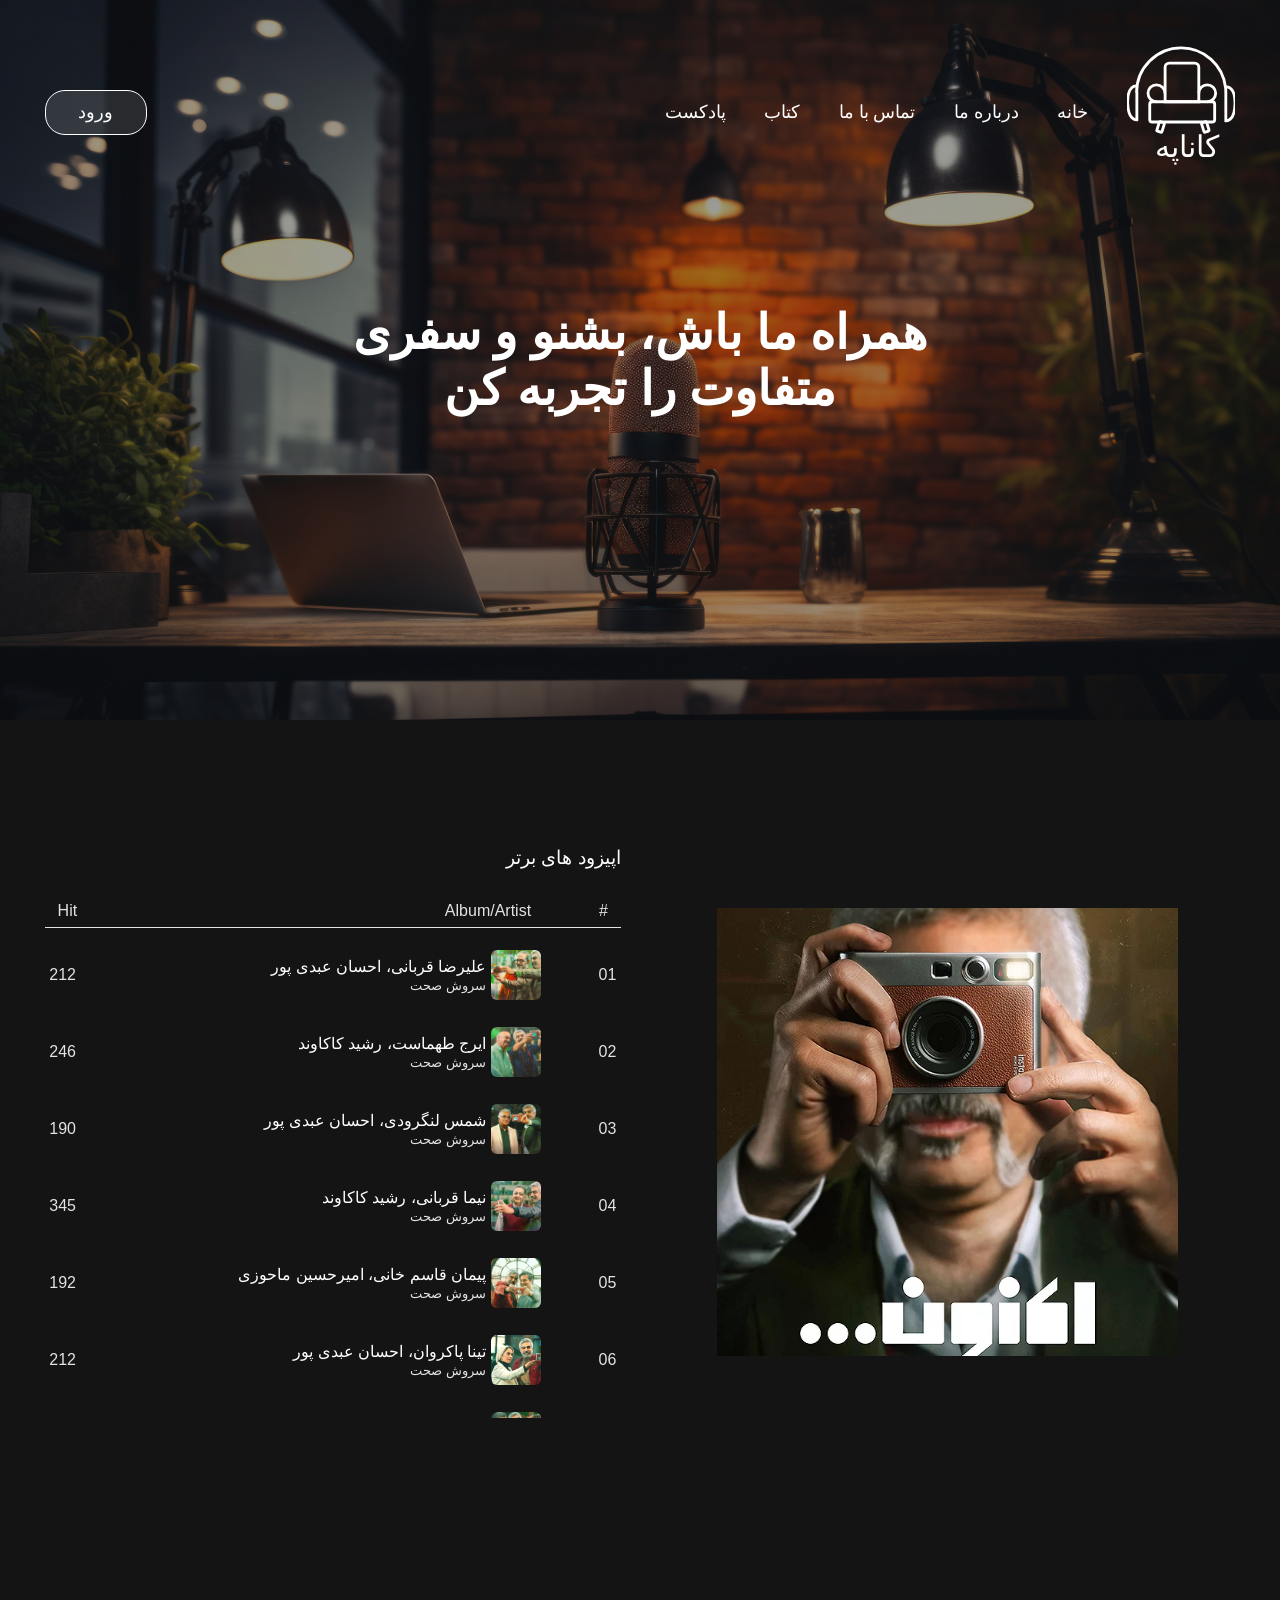
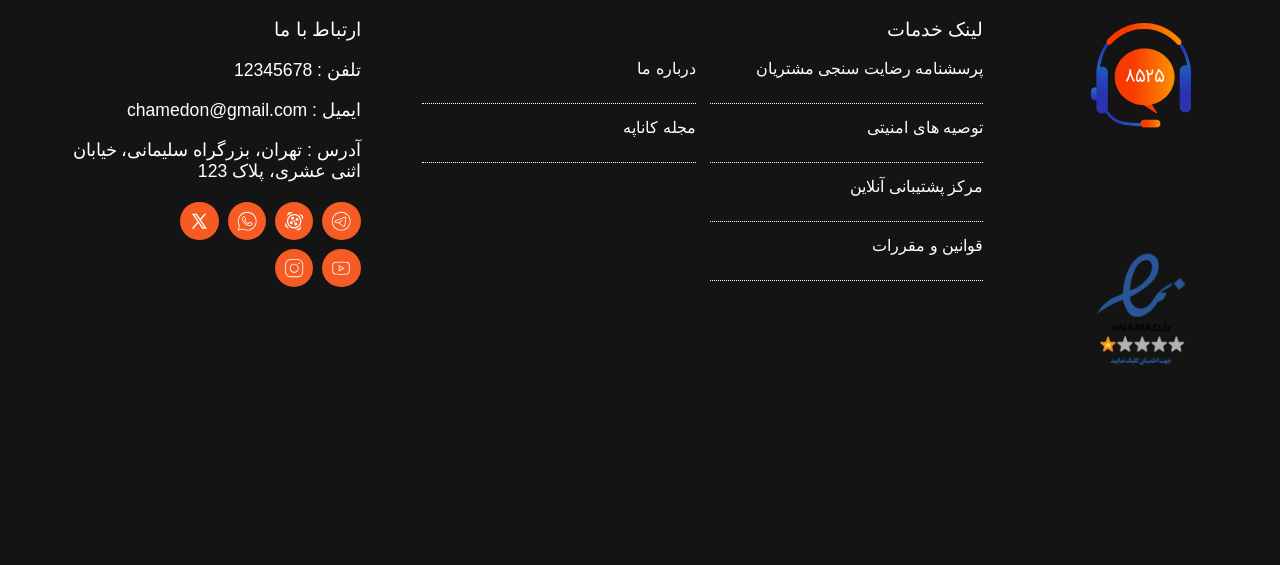
<file: aknoon.html>
<!DOCTYPE html>
<html lang="en">
<head>
    <meta charset="UTF-8">
    <meta name="viewport" content="width=device-width, initial-scale=1.0">
    <title>Document</title>
    <link rel="stylesheet" href="css/style.css">
    <link rel="stylesheet" href="css/solheDaron_style.css">
</head>
<body>
    <!-- header -->
    <header class="container-top">
        <div class="container-top__front">
            <!-- nav -->
            <nav class="container-top__front__nav">
                <ul class="container-top__front__nav__list sidebar">
                    <li class="container-top__front__nav__list__item hide" onclick=hideSidebar()><a href="#"><svg xmlns="http://www.w3.org/2000/svg" height="26px" viewBox="0 -960 960 960" width="24px" fill="#e3e3e3"><path d="m256-200-56-56 224-224-224-224 56-56 224 224 224-224 56 56-224 224 224 224-56 56-224-224-224 224Z"/></svg></a></li>
                    <li class="container-top__front__nav__list__item logo">
                        <?xml version="1.0" encoding="UTF-8"?>
                        <svg id="Layer_1" xmlns="http://www.w3.org/2000/svg" viewBox="0 0 572.88 616.56">
                        <g>
                            <path class="cls-2" d="M50.64,238.65C50.64,108.78,155.92,3.5,285.79,3.5c121,0,220.66,91.39,233.71,208.91.96,8.62,1.45,17.37,1.45,26.24v149s45.72,6.47,48.34-87.6c2.61-94.06-44.42-91.45-44.42-91.45"/>
                            <path class="cls-2" d="M51.94,233.43v149s-45.72,6.47-48.34-87.6,44.42-91.45,44.42-91.45"/>
                            <path class="cls-2" d="M222.47,83.19h134.47c11.92,0,21.6,9.68,21.6,21.6v182.2h-177.67V104.79c0-11.92,9.68-21.6,21.6-21.6Z"/>
                            <path class="cls-2" d="M422.96,286.99c24.53,0,44.42-19.89,44.42-44.42s-19.89-44.42-44.42-44.42-44.42,19.89-44.42,44.42"/>
                            <rect class="cls-2" x="119.88" y="286.99" width="342.28" height="107.13" rx="13.78" ry="13.78"/>
                            <path class="cls-2" d="M155.28,286.99c-24.53,0-44.42-19.89-44.42-44.42,0-24.53,19.89-44.42,44.42-44.42,24.53,0,44.42,19.89,44.42,44.42"/>
                            <path class="cls-2" d="M403.71,394.01h18.19c2.76,0,5,2.24,5,5v42.29c0,2.76-2.24,5-5,5h-17.4c-3.2,0-5.79-2.59-5.79-5.79v-41.5c0-2.76,2.24-5,5-5Z" transform="translate(-105.74 140.78) rotate(-17.19)"/>
                            <path class="cls-2" d="M169.03,394.01h17.4c2.76,0,5,2.24,5,5v42.29c0,2.76-2.24,5-5,5h-18.19c-2.76,0-5-2.24-5-5v-41.5c0-3.2,2.59-5.79,5.79-5.79Z" transform="translate(222.56 873.95) rotate(-162.81)"/>
                        </g>
                        <text class="cls-1" transform="translate(80.67 555.11)"><tspan x="0" y="0">کاناپه</tspan></text>
                        </svg>
                    </li>
                    <li class="container-top__front__nav__list__item"><a href="index.html">خانه</a></li>
                    <li class="container-top__front__nav__list__item"><a href="#footer">درباره ما</a></li>
                    <li class="container-top__front__nav__list__item"><a href="contactUs.html">تماس با ما</a></li>
                    <li class="container-top__front__nav__list__item"><a href="index.html#book--container">کتاب</a></li>
                    <li class="container-top__front__nav__list__item"><a href="index.html#podcast--container">پادکست</a></li>
                </ul>
                <ul class="container-top__front__nav__list">
                    <li class="container-top__front__nav__list__item menu-button" onclick=showSlidebar()><a href="#">
                        <!-- <svg xmlns="http://www.w3.org/2000/svg" height="26px" viewBox="0 -960 960 960" width="26px" fill="#e3e3e3"><path d="M120-240v-80h720v80H120Zm0-200v-80h720v80H120Zm0-200v-80h720v80H120Z"/></svg> -->
                         <div class="menu-button__item-box">
                            <div class="menu-button__item-box__item"></div>
                            <div class="menu-button__item-box__item"></div>
                            <div class="menu-button__item-box__item"></div>
                         </div>
                    </a></li>
                    <li class="container-top__front__nav__list__item hide-on-mobile logo">
                        <?xml version="1.0" encoding="UTF-8"?>
                        <svg id="Layer_1" xmlns="http://www.w3.org/2000/svg" viewBox="0 0 572.88 616.56">
                        <g>
                            <path class="cls-2" d="M50.64,238.65C50.64,108.78,155.92,3.5,285.79,3.5c121,0,220.66,91.39,233.71,208.91.96,8.62,1.45,17.37,1.45,26.24v149s45.72,6.47,48.34-87.6c2.61-94.06-44.42-91.45-44.42-91.45"/>
                            <path class="cls-2" d="M51.94,233.43v149s-45.72,6.47-48.34-87.6,44.42-91.45,44.42-91.45"/>
                            <path class="cls-2" d="M222.47,83.19h134.47c11.92,0,21.6,9.68,21.6,21.6v182.2h-177.67V104.79c0-11.92,9.68-21.6,21.6-21.6Z"/>
                            <path class="cls-2" d="M422.96,286.99c24.53,0,44.42-19.89,44.42-44.42s-19.89-44.42-44.42-44.42-44.42,19.89-44.42,44.42"/>
                            <rect class="cls-2" x="119.88" y="286.99" width="342.28" height="107.13" rx="13.78" ry="13.78"/>
                            <path class="cls-2" d="M155.28,286.99c-24.53,0-44.42-19.89-44.42-44.42,0-24.53,19.89-44.42,44.42-44.42,24.53,0,44.42,19.89,44.42,44.42"/>
                            <path class="cls-2" d="M403.71,394.01h18.19c2.76,0,5,2.24,5,5v42.29c0,2.76-2.24,5-5,5h-17.4c-3.2,0-5.79-2.59-5.79-5.79v-41.5c0-2.76,2.24-5,5-5Z" transform="translate(-105.74 140.78) rotate(-17.19)"/>
                            <path class="cls-2" d="M169.03,394.01h17.4c2.76,0,5,2.24,5,5v42.29c0,2.76-2.24,5-5,5h-18.19c-2.76,0-5-2.24-5-5v-41.5c0-3.2,2.59-5.79,5.79-5.79Z" transform="translate(222.56 873.95) rotate(-162.81)"/>
                        </g>
                        <text class="cls-1" transform="translate(80.67 555.11)"><tspan x="0" y="0">کاناپه</tspan></text>
                        </svg>
                    </li>
                    <li class="container-top__front__nav__list__item hide-on-mobile"><a href="index.html">خانه</a></li>
                    <li class="container-top__front__nav__list__item hide-on-mobile"><a href="#footer">درباره ما</a></li>
                    <li class="container-top__front__nav__list__item hide-on-mobile"><a href="contactUs.html">تماس با ما</a></li>
                    <li class="container-top__front__nav__list__item hide-on-mobile"><a href="index.html#book--container">کتاب</a></li>
                    <li class="container-top__front__nav__list__item hide-on-mobile"><a href="index.html#podcast--container">پادکست</a></li>
                    <li class="container-top__front__nav__list__item hide-on-mobile end--li"><button class="login--btn"><a href="login.html">ورود</a></button></li>
                </ul>
            </nav>
            <div class="container-top__front__title">همراه ما باش، بشنو و سفری متفاوت را تجربه کن</div>
        </div>
        <div class="container-top__image-container">
            <img src="images/secondary-back.jpg" alt="">
        </div>
    </header>
    

    <!-- container play list -->
    <div class="container-play-list">
        <div class="container-play-list__image-box">
            <img src="images/aknoon.webp" alt="">
        </div>
        <div class="container-play-list__list-box">
            <div class="container-play-list__book-box__title title">اپیزود های برتر</div>
            <div class="container-play-list__list-box__item-box">
                <ul class="container-play-list__list-box__item-box__list">
                    <li class="container-play-list__list-box__item-box__list__item top--item">
                        <div class="container-play-list__list-box__item-box__list__item__num top--item__num">#</div>
                        <div class="container-play-list__list-box__item-box__list__item__play top--item__play"></div>
                        <div class="container-play-list__list-box__item-box__list__item__name-artist top--item__name-artist">Album/Artist</div>
                        <div class="container-play-list__list-box__item-box__list__item__hit top--item__hit">Hit</div>
                    </li>
                    <li class="container-play-list__list-box__item-box__list__item">
                        <div class="container-play-list__list-box__item-box__list__item__num">01</div>
                        <div class="container-play-list__list-box__item-box__list__item__play"><i class="ri-play-circle-fill"></i></div>
                        <div class="container-play-list__list-box__item-box__list__item__name-artist">
                            <div class="container-play-list__list-box__item-box__list__item__name-artist__pic">
                                <div class="container-play-list__list-box__item-box__list__item__name-artist__pic__frame">
                                    <img src="images/alireza-ghorbani-aknoon.jpg" alt="">
                                </div>
                                <div class="container-play-list__list-box__item-box__list__item__name-artist__pic__front"></div>
                            </div>
                            <div class="container-play-list__list-box__item-box__list__item__name-artist__txt-box">
                                <div class="container-play-list__list-box__item-box__list__item__name-artist__txt-box__album">علیرضا قربانی، احسان عبدی پور</div>
                                <div class="container-play-list__list-box__item-box__list__item__name-artist__txt-box__artist">سروش صحت</div>
                            </div>
                        </div>
                        <div class="container-play-list__list-box__item-box__list__item__hit">212</div>
                    </li>
                    <li class="container-play-list__list-box__item-box__list__item">
                        <div class="container-play-list__list-box__item-box__list__item__num">02</div>
                        <div class="container-play-list__list-box__item-box__list__item__play"><i class="ri-play-circle-fill"></i></div>
                        <div class="container-play-list__list-box__item-box__list__item__name-artist">
                            <div class="container-play-list__list-box__item-box__list__item__name-artist__pic">
                                <div class="container-play-list__list-box__item-box__list__item__name-artist__pic__frame">
                                    <img src="images/eraje-tahmasb-aknoon.jpg" alt="">
                                </div>
                                <div class="container-play-list__list-box__item-box__list__item__name-artist__pic__front"></div>
                            </div>
                            <div class="container-play-list__list-box__item-box__list__item__name-artist__txt-box">
                                <div class="container-play-list__list-box__item-box__list__item__name-artist__txt-box__album">ایرج طهماست، رشید کاکاوند</div>
                                <div class="container-play-list__list-box__item-box__list__item__name-artist__txt-box__artist">سروش صحت</div>
                            </div>
                        </div>
                        <div class="container-play-list__list-box__item-box__list__item__hit">246</div>
                    </li>
                    <li class="container-play-list__list-box__item-box__list__item">
                        <div class="container-play-list__list-box__item-box__list__item__num">03</div>
                        <div class="container-play-list__list-box__item-box__list__item__play"><i class="ri-play-circle-fill"></i></div>
                        <div class="container-play-list__list-box__item-box__list__item__name-artist">
                            <div class="container-play-list__list-box__item-box__list__item__name-artist__pic">
                                <div class="container-play-list__list-box__item-box__list__item__name-artist__pic__frame">
                                    <img src="images/shamse-langarodi-aknoon.jpg" alt="">
                                </div>
                                <div class="container-play-list__list-box__item-box__list__item__name-artist__pic__front"></div>
                            </div>
                            <div class="container-play-list__list-box__item-box__list__item__name-artist__txt-box">
                                <div class="container-play-list__list-box__item-box__list__item__name-artist__txt-box__album">شمس لنگرودی، احسان عبدی پور</div>
                                <div class="container-play-list__list-box__item-box__list__item__name-artist__txt-box__artist">سروش صحت</div>
                            </div>
                        </div>
                        <div class="container-play-list__list-box__item-box__list__item__hit">190</div>
                    </li>
                    <li class="container-play-list__list-box__item-box__list__item">
                        <div class="container-play-list__list-box__item-box__list__item__num">04</div>
                        <div class="container-play-list__list-box__item-box__list__item__play"><i class="ri-play-circle-fill"></i></div>
                        <div class="container-play-list__list-box__item-box__list__item__name-artist">
                            <div class="container-play-list__list-box__item-box__list__item__name-artist__pic">
                                <div class="container-play-list__list-box__item-box__list__item__name-artist__pic__frame">
                                    <img src="images/nima-ghorbani-aknoon.jpg" alt="">
                                </div>
                                <div class="container-play-list__list-box__item-box__list__item__name-artist__pic__front"></div>
                            </div>
                            <div class="container-play-list__list-box__item-box__list__item__name-artist__txt-box">
                                <div class="container-play-list__list-box__item-box__list__item__name-artist__txt-box__album">نیما قربانی، رشید کاکاوند</div>
                                <div class="container-play-list__list-box__item-box__list__item__name-artist__txt-box__artist">سروش صحت</div>
                            </div>
                        </div>
                        <div class="container-play-list__list-box__item-box__list__item__hit">345</div>
                    </li>
                    <li class="container-play-list__list-box__item-box__list__item">
                        <div class="container-play-list__list-box__item-box__list__item__num">05</div>
                        <div class="container-play-list__list-box__item-box__list__item__play"><i class="ri-play-circle-fill"></i></div>
                        <div class="container-play-list__list-box__item-box__list__item__name-artist">
                            <div class="container-play-list__list-box__item-box__list__item__name-artist__pic">
                                <div class="container-play-list__list-box__item-box__list__item__name-artist__pic__frame">
                                    <img src="images/peyman-ghasemkhani-aknoon.jpg" alt="">
                                </div>
                                <div class="container-play-list__list-box__item-box__list__item__name-artist__pic__front"></div>
                            </div>
                            <div class="container-play-list__list-box__item-box__list__item__name-artist__txt-box">
                                <div class="container-play-list__list-box__item-box__list__item__name-artist__txt-box__album">پیمان قاسم خانی، امیرحسین ماحوزی</div>
                                <div class="container-play-list__list-box__item-box__list__item__name-artist__txt-box__artist">سروش صحت</div>
                            </div>
                        </div>
                        <div class="container-play-list__list-box__item-box__list__item__hit">192</div>
                    </li>
                    <li class="container-play-list__list-box__item-box__list__item">
                        <div class="container-play-list__list-box__item-box__list__item__num">06</div>
                        <div class="container-play-list__list-box__item-box__list__item__play"><i class="ri-play-circle-fill"></i></div>
                        <div class="container-play-list__list-box__item-box__list__item__name-artist">
                            <div class="container-play-list__list-box__item-box__list__item__name-artist__pic">
                                <div class="container-play-list__list-box__item-box__list__item__name-artist__pic__frame">
                                    <img src="images/tina-pakravan-aknoon.jpg" alt="">
                                </div>
                                <div class="container-play-list__list-box__item-box__list__item__name-artist__pic__front"></div>
                            </div>
                            <div class="container-play-list__list-box__item-box__list__item__name-artist__txt-box">
                                <div class="container-play-list__list-box__item-box__list__item__name-artist__txt-box__album">تینا پاکروان، احسان عبدی پور</div>
                                <div class="container-play-list__list-box__item-box__list__item__name-artist__txt-box__artist">سروش صحت</div>
                            </div>
                        </div>
                        <div class="container-play-list__list-box__item-box__list__item__hit">212</div>
                    </li>
                    <li class="container-play-list__list-box__item-box__list__item">
                        <div class="container-play-list__list-box__item-box__list__item__num">07</div>
                        <div class="container-play-list__list-box__item-box__list__item__play"><i class="ri-play-circle-fill"></i></div>
                        <div class="container-play-list__list-box__item-box__list__item__name-artist">
                            <div class="container-play-list__list-box__item-box__list__item__name-artist__pic">
                                <div class="container-play-list__list-box__item-box__list__item__name-artist__pic__frame">
                                    <img src="images/mostafa-mastour-aknoon.jpg" alt="">
                                </div>
                                <div class="container-play-list__list-box__item-box__list__item__name-artist__pic__front"></div>
                            </div>
                            <div class="container-play-list__list-box__item-box__list__item__name-artist__txt-box">
                                <div class="container-play-list__list-box__item-box__list__item__name-artist__txt-box__album">مصطفی مستور، رشید کاکاوند</div>
                                <div class="container-play-list__list-box__item-box__list__item__name-artist__txt-box__artist">سروش صحت</div>
                            </div>
                        </div>
                        <div class="container-play-list__list-box__item-box__list__item__hit">112</div>
                    </li>
                    <li class="container-play-list__list-box__item-box__list__item">
                        <div class="container-play-list__list-box__item-box__list__item__num">08</div>
                        <div class="container-play-list__list-box__item-box__list__item__play"><i class="ri-play-circle-fill"></i></div>
                        <div class="container-play-list__list-box__item-box__list__item__name-artist">
                            <div class="container-play-list__list-box__item-box__list__item__name-artist__pic">
                                <div class="container-play-list__list-box__item-box__list__item__name-artist__pic__frame">
                                    <img src="images/bijan-birang-aknoon.jpg" alt="">
                                </div>
                                <div class="container-play-list__list-box__item-box__list__item__name-artist__pic__front"></div>
                            </div>
                            <div class="container-play-list__list-box__item-box__list__item__name-artist__txt-box">
                                <div class="container-play-list__list-box__item-box__list__item__name-artist__txt-box__album">بیژن بیرنگ، امیرحسین ماحوزی</div>
                                <div class="container-play-list__list-box__item-box__list__item__name-artist__txt-box__artist">سروش صحت</div>
                            </div>
                        </div>
                        <div class="container-play-list__list-box__item-box__list__item__hit">394</div>
                    </li>
                </ul>
            </div>
        </div>
    </div>


    <!-- footer -->
    <footer class="footer" id="footer">
        <div class="footer__logo-box">
            <div class="footer__logo-box__pic">
                <img src="images/poshtibani_graphic.png" alt="">
            </div>
            <div class="footer__logo-box__pic">
                <img src="images/logo_namad.png" alt="">
            </div>
        </div>
        <div class="footer__links-box">
            <h3 class="footer__links-box__title">لینک خدمات</h3>
            <ul class="footer__links-box__list">
                <li class="footer__links-box__list__item"><a href="#">پرسشنامه رضایت سنجی مشتریان</a></li>
                <li class="footer__links-box__list__item"><a href="#">توصیه های امنیتی</a></li>
                <li class="footer__links-box__list__item"><a href="#">مرکز پشتیبانی آنلاین</a></li>
                <li class="footer__links-box__list__item"><a href="#">قوانین و مقررات</a></li>
                <li class="footer__links-box__list__item"><a href="#">درباره ما</a></li>
                <li class="footer__links-box__list__item"><a href="#">مجله کاناپه</a></li>
            </ul>
        </div>
        <div class="footer__bio-box">
            <h3 class="footer__bio-box__title">ارتباط با ما</h3>
            <div class="footer__bio-box__item">تلفن : 12345678</div>
            <div class="footer__bio-box__item">ایمیل : chamedon@gmail.com</div>
            <div class="footer__bio-box__item">آدرس : تهران، بزرگراه سلیمانی، خیابان اثنی عشری، پلاک 123</div>
            <div class="footer__bio-box__icon-box">
                <div class="footer__bio-box__icon-box__icon"><svg xmlns="http://www.w3.org/2000/svg"  viewBox="0 0 50 50" width="50px" height="50px"><path d="M 25 2 C 12.309288 2 2 12.309297 2 25 C 2 37.690703 12.309288 48 25 48 C 37.690712 48 48 37.690703 48 25 C 48 12.309297 37.690712 2 25 2 z M 25 4 C 36.609833 4 46 13.390175 46 25 C 46 36.609825 36.609833 46 25 46 C 13.390167 46 4 36.609825 4 25 C 4 13.390175 13.390167 4 25 4 z M 34.087891 14.035156 C 33.403891 14.035156 32.635328 14.193578 31.736328 14.517578 C 30.340328 15.020578 13.920734 21.992156 12.052734 22.785156 C 10.984734 23.239156 8.9960938 24.083656 8.9960938 26.097656 C 8.9960938 27.432656 9.7783594 28.3875 11.318359 28.9375 C 12.146359 29.2325 14.112906 29.828578 15.253906 30.142578 C 15.737906 30.275578 16.25225 30.34375 16.78125 30.34375 C 17.81625 30.34375 18.857828 30.085859 19.673828 29.630859 C 19.666828 29.798859 19.671406 29.968672 19.691406 30.138672 C 19.814406 31.188672 20.461875 32.17625 21.421875 32.78125 C 22.049875 33.17725 27.179312 36.614156 27.945312 37.160156 C 29.021313 37.929156 30.210813 38.335938 31.382812 38.335938 C 33.622813 38.335938 34.374328 36.023109 34.736328 34.912109 C 35.261328 33.299109 37.227219 20.182141 37.449219 17.869141 C 37.600219 16.284141 36.939641 14.978953 35.681641 14.376953 C 35.210641 14.149953 34.672891 14.035156 34.087891 14.035156 z M 34.087891 16.035156 C 34.362891 16.035156 34.608406 16.080641 34.816406 16.181641 C 35.289406 16.408641 35.530031 16.914688 35.457031 17.679688 C 35.215031 20.202687 33.253938 33.008969 32.835938 34.292969 C 32.477938 35.390969 32.100813 36.335938 31.382812 36.335938 C 30.664813 36.335938 29.880422 36.08425 29.107422 35.53125 C 28.334422 34.97925 23.201281 31.536891 22.488281 31.087891 C 21.863281 30.693891 21.201813 29.711719 22.132812 28.761719 C 22.899812 27.979719 28.717844 22.332938 29.214844 21.835938 C 29.584844 21.464938 29.411828 21.017578 29.048828 21.017578 C 28.923828 21.017578 28.774141 21.070266 28.619141 21.197266 C 28.011141 21.694266 19.534781 27.366266 18.800781 27.822266 C 18.314781 28.124266 17.56225 28.341797 16.78125 28.341797 C 16.44825 28.341797 16.111109 28.301891 15.787109 28.212891 C 14.659109 27.901891 12.750187 27.322734 11.992188 27.052734 C 11.263188 26.792734 10.998047 26.543656 10.998047 26.097656 C 10.998047 25.463656 11.892938 25.026 12.835938 24.625 C 13.831938 24.202 31.066062 16.883437 32.414062 16.398438 C 33.038062 16.172438 33.608891 16.035156 34.087891 16.035156 z"/></svg></div>
                <div class="footer__bio-box__icon-box__icon"><svg xmlns="http://www.w3.org/2000/svg" xmlns:xlink="http://www.w3.org/1999/xlink" viewBox="0,0,256,256" width="48px" height="48px" fill-rule="nonzero"><g fill="#ffffff" fill-rule="nonzero" stroke="none" stroke-width="1" stroke-linecap="butt" stroke-linejoin="miter" stroke-miterlimit="10" stroke-dasharray="" stroke-dashoffset="0" font-family="none" font-weight="none" font-size="none" text-anchor="none" style="mix-blend-mode: normal"><g transform="scale(5.33333,5.33333)"><path d="M15.17383,2.60938c-3.25671,-0.08291 -6.22508,2.1242 -6.98633,5.42383l-1.10937,4.80469c3.094,-5.044 8.41959,-8.37141 14.30859,-8.94141l-4.80469,-1.10937c-0.47138,-0.10887 -0.94296,-0.16589 -1.4082,-0.17773zM24,7c-9.37108,0 -17,7.62893 -17,17c0,9.37107 7.62892,17 17,17c9.37108,0 17,-7.62893 17,-17c0,-9.37107 -7.62892,-17 -17,-17zM35.16211,7.07813c5.044,3.094 8.37141,8.41959 8.94141,14.30859l1.10938,-4.80469c0.871,-3.771 -1.47509,-7.52453 -5.24609,-8.39453zM24,10c7.74976,0 14,6.25025 14,14c0,7.74976 -6.25024,14 -14,14c-7.74976,0 -14,-6.25024 -14,-14c0,-7.74975 6.25024,-14 14,-14zM20.22852,13.69727c-1.933,0 -3.5,1.567 -3.5,3.5c0,1.933 1.567,3.5 3.5,3.5c1.933,0 3.5,-1.567 3.5,-3.5c0,-1.933 -1.567,-3.5 -3.5,-3.5zM30.80273,16.72852c-1.933,0 -3.5,1.567 -3.5,3.5c0,1.933 1.567,3.5 3.5,3.5c1.933,0 3.5,-1.567 3.5,-3.5c0,-1.933 -1.567,-3.5 -3.5,-3.5zM24,22.00195c-0.72855,-0.0225 -1.4116,0.35332 -1.78252,0.98078c-0.37093,0.62746 -0.37093,1.40707 0,2.03453c0.37093,0.62746 1.05397,1.00329 1.78252,0.98078c0.72855,0.0225 1.4116,-0.35332 1.78252,-0.98078c0.37093,-0.62746 0.37093,-1.40707 0,-2.03453c-0.37093,-0.62746 -1.05397,-1.00329 -1.78252,-0.98078zM17.19727,24.27148c-1.933,0 -3.5,1.567 -3.5,3.5c0,1.933 1.567,3.5 3.5,3.5c1.933,0 3.5,-1.567 3.5,-3.5c0,-1.933 -1.567,-3.5 -3.5,-3.5zM3.89648,26.61523l-1.10937,4.80469c-0.87,3.771 1.47509,7.52353 5.24609,8.39453l4.80469,1.10938c-5.043,-3.094 -8.37141,-8.41959 -8.94141,-14.30859zM27.77148,27.30273c-1.933,0 -3.5,1.567 -3.5,3.5c0,1.933 1.567,3.5 3.5,3.5c1.933,0 3.5,-1.567 3.5,-3.5c0,-1.933 -1.567,-3.5 -3.5,-3.5zM40.92383,35.16211c-3.094,5.043 -8.41959,8.37141 -14.30859,8.94141l4.80469,1.10938c3.771,0.87 7.52353,-1.47509 8.39453,-5.24609z"></path></g></g></svg></div>
                <div class="footer__bio-box__icon-box__icon"><svg xmlns="http://www.w3.org/2000/svg" xmlns:xlink="http://www.w3.org/1999/xlink" viewBox="0,0,256,256" width="50px" height="50px" fill-rule="nonzero"><g fill="#ffffff" fill-rule="nonzero" stroke="none" stroke-width="1" stroke-linecap="butt" stroke-linejoin="miter" stroke-miterlimit="10" stroke-dasharray="" stroke-dashoffset="0" font-family="none" font-weight="none" font-size="none" text-anchor="none" style="mix-blend-mode: normal"><g transform="scale(5.12,5.12)"><path d="M25,2c-12.69047,0 -23,10.30953 -23,23c0,4.0791 1.11869,7.88588 2.98438,11.20898l-2.94727,10.52148c-0.09582,0.34262 -0.00241,0.71035 0.24531,0.96571c0.24772,0.25536 0.61244,0.35989 0.95781,0.27452l10.9707,-2.71875c3.22369,1.72098 6.88165,2.74805 10.78906,2.74805c12.69047,0 23,-10.30953 23,-23c0,-12.69047 -10.30953,-23 -23,-23zM25,4c11.60953,0 21,9.39047 21,21c0,11.60953 -9.39047,21 -21,21c-3.72198,0 -7.20788,-0.97037 -10.23828,-2.66602c-0.22164,-0.12385 -0.48208,-0.15876 -0.72852,-0.09766l-9.60742,2.38086l2.57617,-9.19141c0.07449,-0.26248 0.03851,-0.54399 -0.09961,-0.7793c-1.84166,-3.12289 -2.90234,-6.75638 -2.90234,-10.64648c0,-11.60953 9.39047,-21 21,-21zM16.64258,13c-0.64104,0 -1.55653,0.23849 -2.30859,1.04883c-0.45172,0.48672 -2.33398,2.32068 -2.33398,5.54492c0,3.36152 2.33139,6.2621 2.61328,6.63477h0.00195v0.00195c-0.02674,-0.03514 0.3578,0.52172 0.87109,1.18945c0.5133,0.66773 1.23108,1.54472 2.13281,2.49414c1.80347,1.89885 4.33914,4.09336 7.48633,5.43555c1.44932,0.61717 2.59271,0.98981 3.45898,1.26172c1.60539,0.5041 3.06762,0.42747 4.16602,0.26563c0.82216,-0.12108 1.72641,-0.51584 2.62109,-1.08203c0.89469,-0.56619 1.77153,-1.2702 2.1582,-2.33984c0.27701,-0.76683 0.41783,-1.47548 0.46875,-2.05859c0.02546,-0.29156 0.02869,-0.54888 0.00977,-0.78711c-0.01897,-0.23823 0.0013,-0.42071 -0.2207,-0.78516c-0.46557,-0.76441 -0.99283,-0.78437 -1.54297,-1.05664c-0.30567,-0.15128 -1.17595,-0.57625 -2.04883,-0.99219c-0.8719,-0.41547 -1.62686,-0.78344 -2.0918,-0.94922c-0.29375,-0.10568 -0.65243,-0.25782 -1.16992,-0.19922c-0.51749,0.0586 -1.0286,0.43198 -1.32617,0.87305c-0.28205,0.41807 -1.4175,1.75835 -1.76367,2.15234c-0.0046,-0.0028 0.02544,0.01104 -0.11133,-0.05664c-0.42813,-0.21189 -0.95173,-0.39205 -1.72656,-0.80078c-0.77483,-0.40873 -1.74407,-1.01229 -2.80469,-1.94727v-0.00195c-1.57861,-1.38975 -2.68437,-3.1346 -3.0332,-3.7207c0.0235,-0.02796 -0.00279,0.0059 0.04687,-0.04297l0.00195,-0.00195c0.35652,-0.35115 0.67247,-0.77056 0.93945,-1.07812c0.37854,-0.43609 0.54559,-0.82052 0.72656,-1.17969c0.36067,-0.71583 0.15985,-1.50352 -0.04883,-1.91797v-0.00195c0.01441,0.02867 -0.11288,-0.25219 -0.25,-0.57617c-0.13751,-0.32491 -0.31279,-0.74613 -0.5,-1.19531c-0.37442,-0.89836 -0.79243,-1.90595 -1.04102,-2.49609v-0.00195c-0.29285,-0.69513 -0.68904,-1.1959 -1.20703,-1.4375c-0.51799,-0.2416 -0.97563,-0.17291 -0.99414,-0.17383h-0.00195c-0.36964,-0.01705 -0.77527,-0.02148 -1.17773,-0.02148zM16.64258,15c0.38554,0 0.76564,0.0047 1.08398,0.01953c0.32749,0.01632 0.30712,0.01766 0.24414,-0.01172c-0.06399,-0.02984 0.02283,-0.03953 0.20898,0.40234c0.24341,0.57785 0.66348,1.58909 1.03906,2.49023c0.18779,0.45057 0.36354,0.87343 0.50391,1.20508c0.14036,0.33165 0.21642,0.51683 0.30469,0.69336v0.00195l0.00195,0.00195c0.08654,0.17075 0.07889,0.06143 0.04883,0.12109c-0.21103,0.41883 -0.23966,0.52166 -0.45312,0.76758c-0.32502,0.37443 -0.65655,0.792 -0.83203,0.96484c-0.15353,0.15082 -0.43055,0.38578 -0.60352,0.8457c-0.17323,0.46063 -0.09238,1.09262 0.18555,1.56445c0.37003,0.62819 1.58941,2.6129 3.48438,4.28125c1.19338,1.05202 2.30519,1.74828 3.19336,2.2168c0.88817,0.46852 1.61157,0.74215 1.77344,0.82227c0.38438,0.19023 0.80448,0.33795 1.29297,0.2793c0.48849,-0.05865 0.90964,-0.35504 1.17773,-0.6582l0.00195,-0.00195c0.3568,-0.40451 1.41702,-1.61513 1.92578,-2.36133c0.02156,0.0076 0.0145,0.0017 0.18359,0.0625v0.00195h0.00195c0.0772,0.02749 1.04413,0.46028 1.90625,0.87109c0.86212,0.41081 1.73716,0.8378 2.02148,0.97852c0.41033,0.20308 0.60422,0.33529 0.6543,0.33594c0.00338,0.08798 0.0068,0.18333 -0.00586,0.32813c-0.03507,0.40164 -0.14243,0.95757 -0.35742,1.55273c-0.10532,0.29136 -0.65389,0.89227 -1.3457,1.33008c-0.69181,0.43781 -1.53386,0.74705 -1.8457,0.79297c-0.9376,0.13815 -2.05083,0.18859 -3.27344,-0.19531c-0.84773,-0.26609 -1.90476,-0.61053 -3.27344,-1.19336c-2.77581,-1.18381 -5.13503,-3.19825 -6.82031,-4.97266c-0.84264,-0.8872 -1.51775,-1.71309 -1.99805,-2.33789c-0.4794,-0.62364 -0.68874,-0.94816 -0.86328,-1.17773l-0.00195,-0.00195c-0.30983,-0.40973 -2.20703,-3.04868 -2.20703,-5.42578c0,-2.51576 1.1685,-3.50231 1.80078,-4.18359c0.33194,-0.35766 0.69484,-0.41016 0.8418,-0.41016z"></path></g></g></svg></div>
                <div class="footer__bio-box__icon-box__icon"><svg xmlns="http://www.w3.org/2000/svg" xmlns:xlink="http://www.w3.org/1999/xlink" viewBox="0,0,256,256" width="30px" height="30px" fill-rule="nonzero"><g fill="#ffffff" fill-rule="nonzero" stroke="none" stroke-width="1" stroke-linecap="butt" stroke-linejoin="miter" stroke-miterlimit="10" stroke-dasharray="" stroke-dashoffset="0" font-family="none" font-weight="none" font-size="none" text-anchor="none" style="mix-blend-mode: normal"><g transform="scale(8.53333,8.53333)"><path d="M26.37,26l-8.795,-12.822l0.015,0.012l7.93,-9.19h-2.65l-6.46,7.48l-5.13,-7.48h-6.95l8.211,11.971l-0.001,-0.001l-8.66,10.03h2.65l7.182,-8.322l5.708,8.322zM10.23,6l12.34,18h-2.1l-12.35,-18z"></path></g></g></svg></div>
                <div class="footer__bio-box__icon-box__icon"><svg xmlns="http://www.w3.org/2000/svg" xmlns:xlink="http://www.w3.org/1999/xlink" viewBox="0,0,256,256" width="50px" height="50px" fill-rule="nonzero"><g fill="#ffffff" fill-rule="nonzero" stroke="none" stroke-width="1" stroke-linecap="butt" stroke-linejoin="miter" stroke-miterlimit="10" stroke-dasharray="" stroke-dashoffset="0" font-family="none" font-weight="none" font-size="none" text-anchor="none" style="mix-blend-mode: normal"><g transform="scale(5.12,5.12)"><path d="M24.40039,9c-6.35291,0 -12.5585,0.49125 -16.10156,1.2207l-0.02148,0.00391l-0.01953,0.00586c-2.28468,0.57117 -4.05738,2.15111 -4.43945,4.2832v0.00195c-0.41628,2.18606 -0.81836,5.82744 -0.81836,10.48438c0,4.94188 0.50092,8.39357 1.01953,10.58594c0.38082,2.12603 2.13692,3.82543 4.48437,4.29492h0.00195h0.00391c3.71677,0.72271 9.73647,1.21875 15.99023,1.21875c6.25376,0 12.37162,-0.49538 16.0918,-1.21875l0.02539,-0.00391l0.02539,-0.00586c2.28914,-0.57229 4.06404,-2.15846 4.44141,-4.29687l0.00195,-0.01172l0.00195,-0.00977c0.40147,-2.60952 0.91027,-6.1672 1.01172,-10.63086v-0.00977v-0.01172c0,-3.67203 -0.40792,-7.23036 -1.01562,-10.57422c-0.38398,-2.17587 -2.2424,-3.71737 -4.42969,-4.29297l-0.05273,-0.01367l-0.05664,-0.00976c-3.46991,-0.51013 -9.39478,-1.00977 -16.14453,-1.00977zM24.40039,11c6.61041,0 12.43297,0.49552 15.77344,0.98242c1.59405,0.43047 2.72696,1.47623 2.94141,2.69141v0.00195v0.00391c0.59085,3.24966 0.9832,6.68468 0.98438,10.20508c-0.0989,4.32442 -0.58845,7.75867 -0.98633,10.3457c-0.22344,1.25523 -1.2431,2.26164 -2.94141,2.69141c-3.48443,0.67388 -9.54224,1.17773 -15.67187,1.17773c-6.14537,0 -12.12398,-0.50449 -15.60742,-1.18164h-0.00195c-1.64406,-0.33129 -2.68276,-1.42495 -2.90625,-2.69141l-0.00391,-0.0293l-0.00781,-0.0293c-0.47846,-2.00953 -0.97266,-5.336 -0.97266,-10.16797c0,-4.54203 0.39958,-8.09926 0.7832,-10.11328v-0.00586l0.00195,-0.00781c0.222,-1.25794 1.24328,-2.26743 2.94531,-2.69727c3.26261,-0.66838 9.43645,-1.17578 15.66992,-1.17578zM19,16.9668v1.73242v14.33398l13.89844,-8.0332zM21,20.43359l7.90234,4.56641l-7.90234,4.56641z"></path></g></g></svg></div>
                <div class="footer__bio-box__icon-box__icon"><svg xmlns="http://www.w3.org/2000/svg" xmlns:xlink="http://www.w3.org/1999/xlink" viewBox="0,0,256,256" width="50px" height="50px" fill-rule="nonzero"><g fill="#ffffff" fill-rule="nonzero" stroke="none" stroke-width="1" stroke-linecap="butt" stroke-linejoin="miter" stroke-miterlimit="10" stroke-dasharray="" stroke-dashoffset="0"style="mix-blend-mode: normal"><g transform="scale(5.12,5.12)"><path d="M16,3c-7.16752,0 -13,5.83248 -13,13v18c0,7.16752 5.83248,13 13,13h18c7.16752,0 13,-5.83248 13,-13v-18c0,-7.16752 -5.83248,-13 -13,-13zM16,5h18c6.08648,0 11,4.91352 11,11v18c0,6.08648 -4.91352,11 -11,11h-18c-6.08648,0 -11,-4.91352 -11,-11v-18c0,-6.08648 4.91352,-11 11,-11zM37,11c-1.10457,0 -2,0.89543 -2,2c0,1.10457 0.89543,2 2,2c1.10457,0 2,-0.89543 2,-2c0,-1.10457 -0.89543,-2 -2,-2zM25,14c-6.06329,0 -11,4.93671 -11,11c0,6.06329 4.93671,11 11,11c6.06329,0 11,-4.93671 11,-11c0,-6.06329 -4.93671,-11 -11,-11zM25,16c4.98241,0 9,4.01759 9,9c0,4.98241 -4.01759,9 -9,9c-4.98241,0 -9,-4.01759 -9,-9c0,-4.98241 4.01759,-9 9,-9z"></path></g></g></svg></div>
            </div>
        </div>
    </footer>

    <script src="js/script.js"></script>
</body>
</html>
</file>
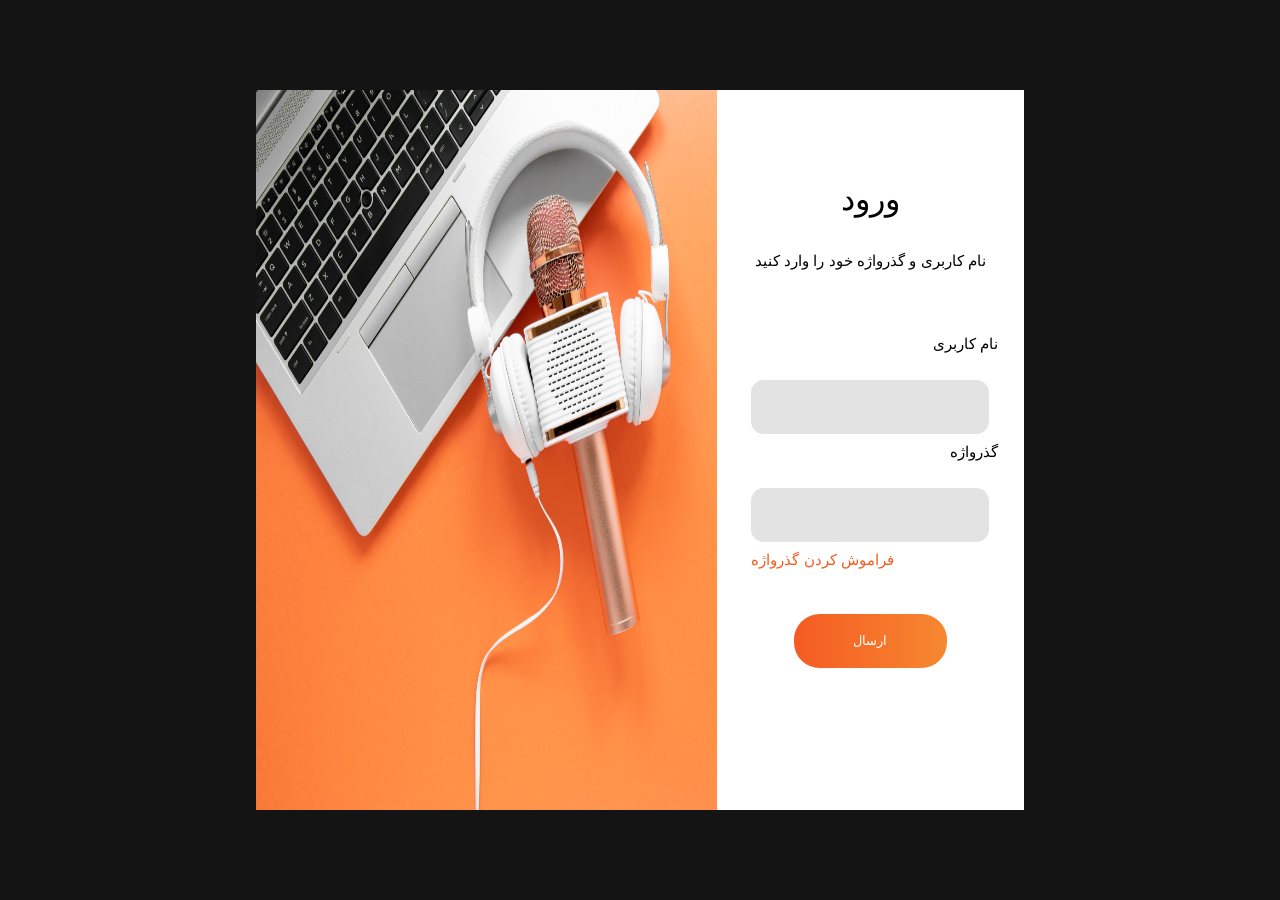
<file: login.html>
<!DOCTYPE html>
<html lang="en">
<head>
    <meta charset="UTF-8">
    <meta name="viewport" content="width=device-width, initial-scale=1.0">
    <title>Document</title>
    <link rel="stylesheet" href="css/login_style.css">
</head>
<body>
    <div class="container">
        <div class="container__banner">
            <img src="images/radio-concept-with-microphone.jpg" alt="">
        </div>
        <div class="container__login">
            <div class="login__title">ورود</div>
            <div class="login__caption">نام کاربری و گذرواژه خود را وارد کنید</div>
            <label for="username" class="login__lbl">نام کاربری</label>
            <input name="username" id="username" type="text" class="login__npt">
            <label for="password" class="login__lbl">گذرواژه</label>
            <input name="password" id="password" type="text" class="login__npt">
            <div class="footer">فراموش کردن گذرواژه</div>
            <input type="submit" class="npt-submit" value="ارسال">
        </div>
    </div>
</body>
</html>
</file>
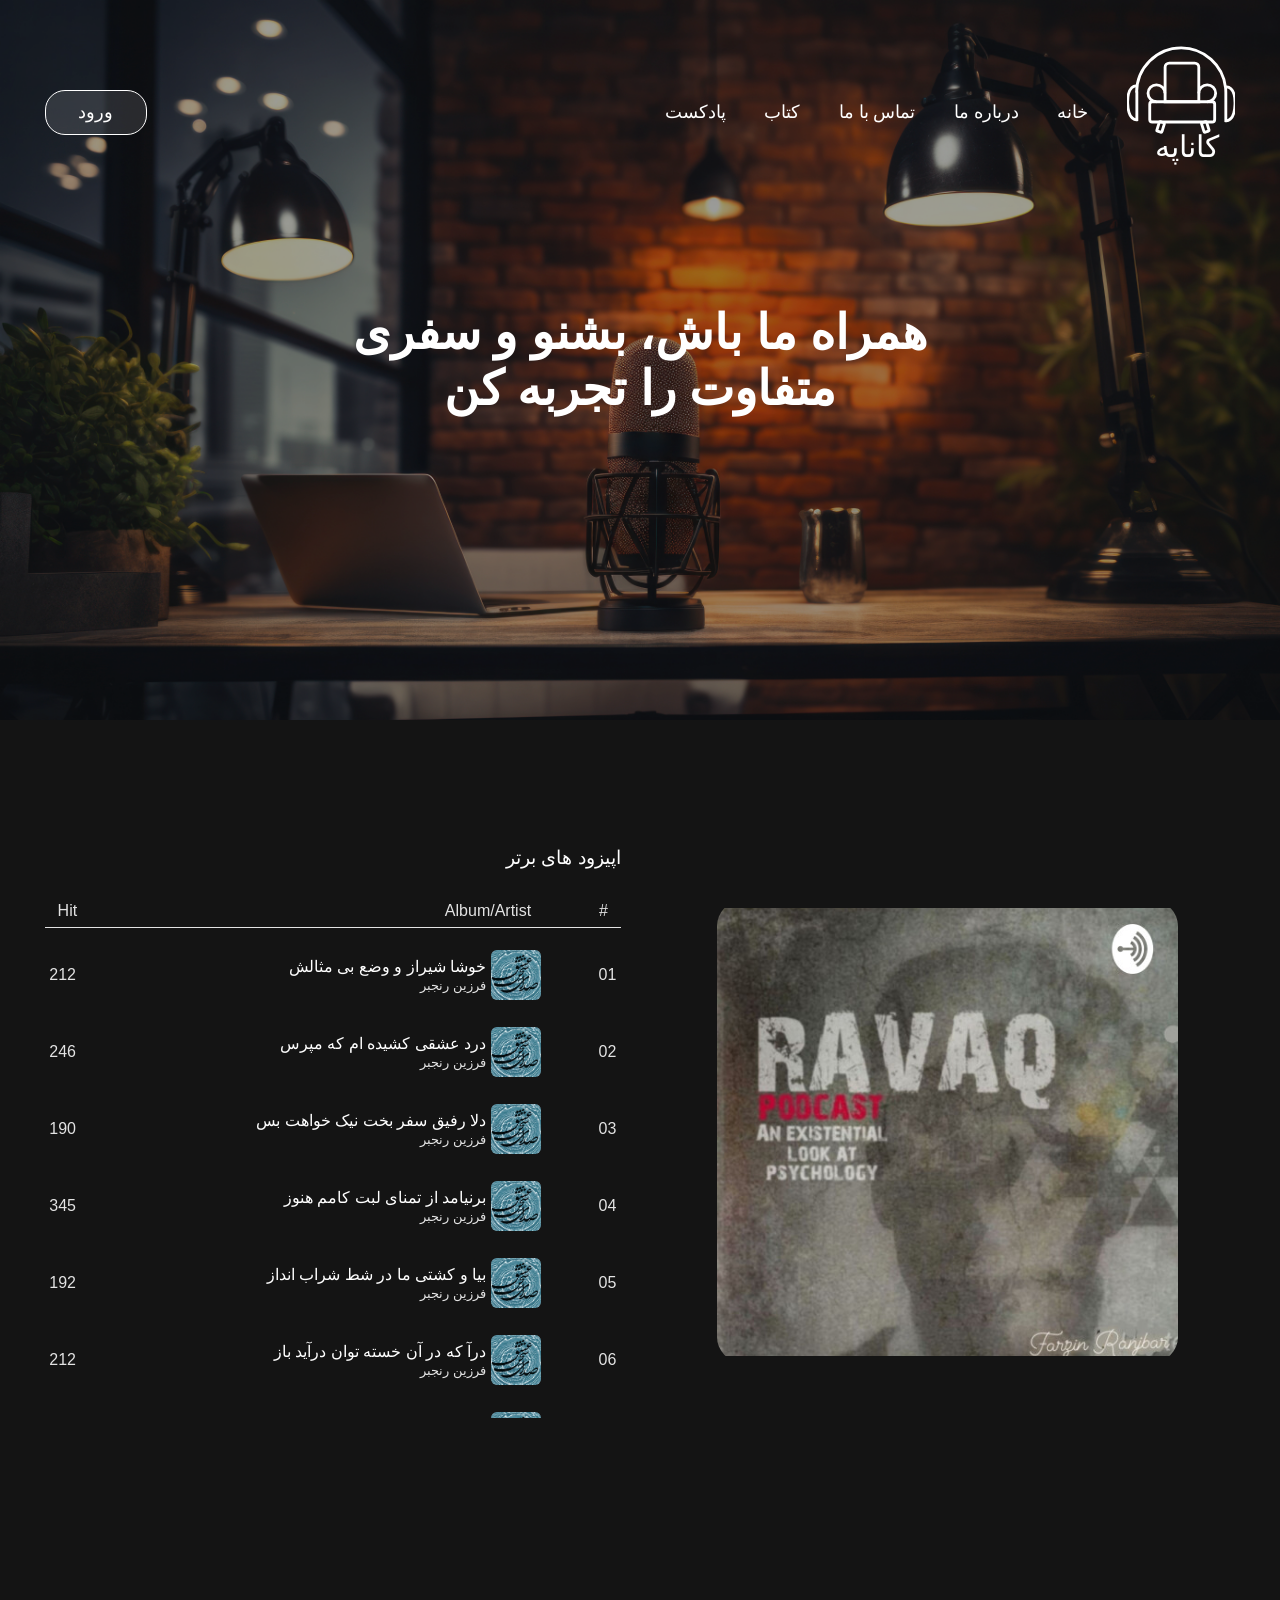
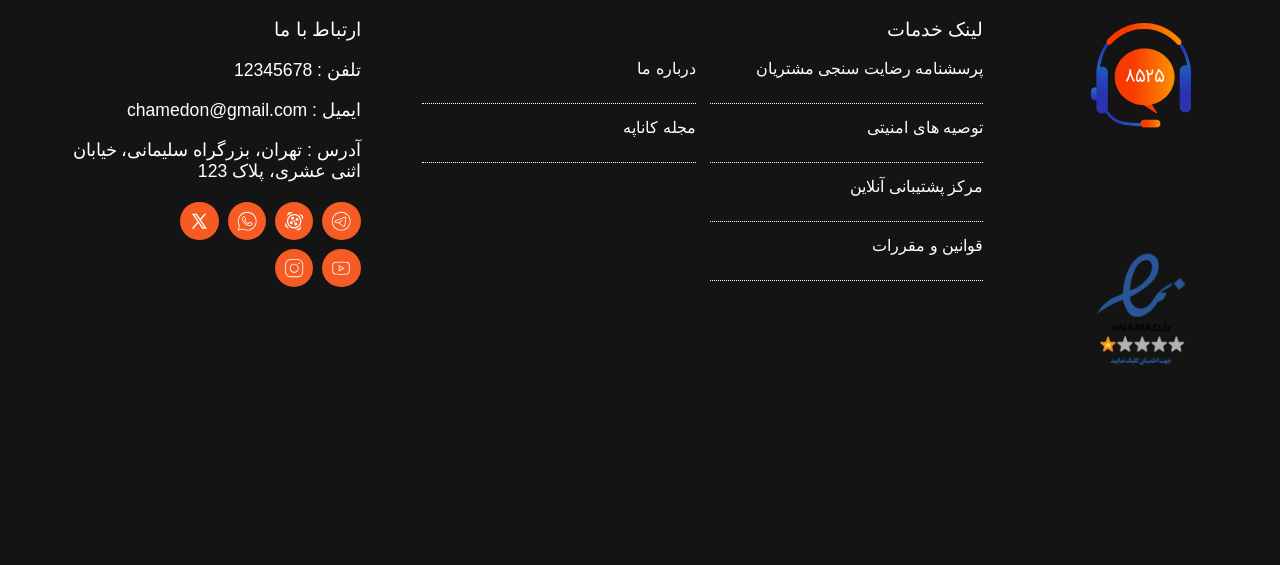
<file: ravagh.html>
<!DOCTYPE html>
<html lang="en">
<head>
    <meta charset="UTF-8">
    <meta name="viewport" content="width=device-width, initial-scale=1.0">
    <title>Document</title>
    <link rel="stylesheet" href="css/style.css">
    <link rel="stylesheet" href="css/solheDaron_style.css">
</head>
<body>
    <!-- header -->
    <header class="container-top">
        <div class="container-top__front">
            <!-- nav -->
            <nav class="container-top__front__nav">
                <ul class="container-top__front__nav__list sidebar">
                    <li class="container-top__front__nav__list__item hide" onclick=hideSidebar()><a href="#"><svg xmlns="http://www.w3.org/2000/svg" height="26px" viewBox="0 -960 960 960" width="24px" fill="#e3e3e3"><path d="m256-200-56-56 224-224-224-224 56-56 224 224 224-224 56 56-224 224 224 224-56 56-224-224-224 224Z"/></svg></a></li>
                    <li class="container-top__front__nav__list__item logo">
                        <?xml version="1.0" encoding="UTF-8"?>
                        <svg id="Layer_1" xmlns="http://www.w3.org/2000/svg" viewBox="0 0 572.88 616.56">
                        <g>
                            <path class="cls-2" d="M50.64,238.65C50.64,108.78,155.92,3.5,285.79,3.5c121,0,220.66,91.39,233.71,208.91.96,8.62,1.45,17.37,1.45,26.24v149s45.72,6.47,48.34-87.6c2.61-94.06-44.42-91.45-44.42-91.45"/>
                            <path class="cls-2" d="M51.94,233.43v149s-45.72,6.47-48.34-87.6,44.42-91.45,44.42-91.45"/>
                            <path class="cls-2" d="M222.47,83.19h134.47c11.92,0,21.6,9.68,21.6,21.6v182.2h-177.67V104.79c0-11.92,9.68-21.6,21.6-21.6Z"/>
                            <path class="cls-2" d="M422.96,286.99c24.53,0,44.42-19.89,44.42-44.42s-19.89-44.42-44.42-44.42-44.42,19.89-44.42,44.42"/>
                            <rect class="cls-2" x="119.88" y="286.99" width="342.28" height="107.13" rx="13.78" ry="13.78"/>
                            <path class="cls-2" d="M155.28,286.99c-24.53,0-44.42-19.89-44.42-44.42,0-24.53,19.89-44.42,44.42-44.42,24.53,0,44.42,19.89,44.42,44.42"/>
                            <path class="cls-2" d="M403.71,394.01h18.19c2.76,0,5,2.24,5,5v42.29c0,2.76-2.24,5-5,5h-17.4c-3.2,0-5.79-2.59-5.79-5.79v-41.5c0-2.76,2.24-5,5-5Z" transform="translate(-105.74 140.78) rotate(-17.19)"/>
                            <path class="cls-2" d="M169.03,394.01h17.4c2.76,0,5,2.24,5,5v42.29c0,2.76-2.24,5-5,5h-18.19c-2.76,0-5-2.24-5-5v-41.5c0-3.2,2.59-5.79,5.79-5.79Z" transform="translate(222.56 873.95) rotate(-162.81)"/>
                        </g>
                        <text class="cls-1" transform="translate(80.67 555.11)"><tspan x="0" y="0">کاناپه</tspan></text>
                        </svg>
                    </li>
                    <li class="container-top__front__nav__list__item"><a href="index.html">خانه</a></li>
                    <li class="container-top__front__nav__list__item"><a href="#footer">درباره ما</a></li>
                    <li class="container-top__front__nav__list__item"><a href="contactUs.html">تماس با ما</a></li>
                    <li class="container-top__front__nav__list__item"><a href="index.html#book--container">کتاب</a></li>
                    <li class="container-top__front__nav__list__item"><a href="index.html#podcast--container">پادکست</a></li>
                </ul>
                <ul class="container-top__front__nav__list">
                    <li class="container-top__front__nav__list__item menu-button" onclick=showSlidebar()><a href="#">
                        <!-- <svg xmlns="http://www.w3.org/2000/svg" height="26px" viewBox="0 -960 960 960" width="26px" fill="#e3e3e3"><path d="M120-240v-80h720v80H120Zm0-200v-80h720v80H120Zm0-200v-80h720v80H120Z"/></svg> -->
                         <div class="menu-button__item-box">
                            <div class="menu-button__item-box__item"></div>
                            <div class="menu-button__item-box__item"></div>
                            <div class="menu-button__item-box__item"></div>
                         </div>
                    </a></li>
                    <li class="container-top__front__nav__list__item hide-on-mobile logo">
                        <?xml version="1.0" encoding="UTF-8"?>
                        <svg id="Layer_1" xmlns="http://www.w3.org/2000/svg" viewBox="0 0 572.88 616.56">
                        <g>
                            <path class="cls-2" d="M50.64,238.65C50.64,108.78,155.92,3.5,285.79,3.5c121,0,220.66,91.39,233.71,208.91.96,8.62,1.45,17.37,1.45,26.24v149s45.72,6.47,48.34-87.6c2.61-94.06-44.42-91.45-44.42-91.45"/>
                            <path class="cls-2" d="M51.94,233.43v149s-45.72,6.47-48.34-87.6,44.42-91.45,44.42-91.45"/>
                            <path class="cls-2" d="M222.47,83.19h134.47c11.92,0,21.6,9.68,21.6,21.6v182.2h-177.67V104.79c0-11.92,9.68-21.6,21.6-21.6Z"/>
                            <path class="cls-2" d="M422.96,286.99c24.53,0,44.42-19.89,44.42-44.42s-19.89-44.42-44.42-44.42-44.42,19.89-44.42,44.42"/>
                            <rect class="cls-2" x="119.88" y="286.99" width="342.28" height="107.13" rx="13.78" ry="13.78"/>
                            <path class="cls-2" d="M155.28,286.99c-24.53,0-44.42-19.89-44.42-44.42,0-24.53,19.89-44.42,44.42-44.42,24.53,0,44.42,19.89,44.42,44.42"/>
                            <path class="cls-2" d="M403.71,394.01h18.19c2.76,0,5,2.24,5,5v42.29c0,2.76-2.24,5-5,5h-17.4c-3.2,0-5.79-2.59-5.79-5.79v-41.5c0-2.76,2.24-5,5-5Z" transform="translate(-105.74 140.78) rotate(-17.19)"/>
                            <path class="cls-2" d="M169.03,394.01h17.4c2.76,0,5,2.24,5,5v42.29c0,2.76-2.24,5-5,5h-18.19c-2.76,0-5-2.24-5-5v-41.5c0-3.2,2.59-5.79,5.79-5.79Z" transform="translate(222.56 873.95) rotate(-162.81)"/>
                        </g>
                        <text class="cls-1" transform="translate(80.67 555.11)"><tspan x="0" y="0">کاناپه</tspan></text>
                        </svg>
                    </li>
                    <li class="container-top__front__nav__list__item hide-on-mobile"><a href="index.html">خانه</a></li>
                    <li class="container-top__front__nav__list__item hide-on-mobile"><a href="#footer">درباره ما</a></li>
                    <li class="container-top__front__nav__list__item hide-on-mobile"><a href="contactUs.html">تماس با ما</a></li>
                    <li class="container-top__front__nav__list__item hide-on-mobile"><a href="index.html#book--container">کتاب</a></li>
                    <li class="container-top__front__nav__list__item hide-on-mobile"><a href="index.html#podcast--container">پادکست</a></li>
                    <li class="container-top__front__nav__list__item hide-on-mobile end--li"><button class="login--btn"><a href="login.html">ورود</a></button></li>
                </ul>
            </nav>
            <div class="container-top__front__title">همراه ما باش، بشنو و سفری متفاوت را تجربه کن</div>
        </div>
        <div class="container-top__image-container">
            <img src="images/secondary-back.jpg" alt="">
        </div>
    </header>
    

    <!-- container play list -->
    <div class="container-play-list">
        <div class="container-play-list__image-box">
            <img src="images/ravaq.jpg" alt="">
        </div>
        <div class="container-play-list__list-box">
            <div class="container-play-list__book-box__title title">اپیزود های برتر</div>
            <div class="container-play-list__list-box__item-box">
                <ul class="container-play-list__list-box__item-box__list">
                    <li class="container-play-list__list-box__item-box__list__item top--item">
                        <div class="container-play-list__list-box__item-box__list__item__num top--item__num">#</div>
                        <div class="container-play-list__list-box__item-box__list__item__play top--item__play"></div>
                        <div class="container-play-list__list-box__item-box__list__item__name-artist top--item__name-artist">Album/Artist</div>
                        <div class="container-play-list__list-box__item-box__list__item__hit top--item__hit">Hit</div>
                    </li>
                    <li class="container-play-list__list-box__item-box__list__item">
                        <div class="container-play-list__list-box__item-box__list__item__num">01</div>
                        <div class="container-play-list__list-box__item-box__list__item__play"><i class="ri-play-circle-fill"></i></div>
                        <div class="container-play-list__list-box__item-box__list__item__name-artist">
                            <div class="container-play-list__list-box__item-box__list__item__name-artist__pic">
                                <div class="container-play-list__list-box__item-box__list__item__name-artist__pic__frame">
                                    <img src="images/ravagh-img.jpg" alt="">
                                </div>
                                <div class="container-play-list__list-box__item-box__list__item__name-artist__pic__front"></div>
                            </div>
                            <div class="container-play-list__list-box__item-box__list__item__name-artist__txt-box">
                                <div class="container-play-list__list-box__item-box__list__item__name-artist__txt-box__album">خوشا شیراز و وضع بی مثالش</div>
                                <div class="container-play-list__list-box__item-box__list__item__name-artist__txt-box__artist">فرزین رنجبر</div>
                            </div>
                        </div>
                        <div class="container-play-list__list-box__item-box__list__item__hit">212</div>
                    </li>
                    <li class="container-play-list__list-box__item-box__list__item">
                        <div class="container-play-list__list-box__item-box__list__item__num">02</div>
                        <div class="container-play-list__list-box__item-box__list__item__play"><i class="ri-play-circle-fill"></i></div>
                        <div class="container-play-list__list-box__item-box__list__item__name-artist">
                            <div class="container-play-list__list-box__item-box__list__item__name-artist__pic">
                                <div class="container-play-list__list-box__item-box__list__item__name-artist__pic__frame">
                                    <img src="images/ravagh-img.jpg" alt="">
                                </div>
                                <div class="container-play-list__list-box__item-box__list__item__name-artist__pic__front"></div>
                            </div>
                            <div class="container-play-list__list-box__item-box__list__item__name-artist__txt-box">
                                <div class="container-play-list__list-box__item-box__list__item__name-artist__txt-box__album">درد عشقی کشیده ام که مپرس</div>
                                <div class="container-play-list__list-box__item-box__list__item__name-artist__txt-box__artist">فرزین رنجبر</div>
                            </div>
                        </div>
                        <div class="container-play-list__list-box__item-box__list__item__hit">246</div>
                    </li>
                    <li class="container-play-list__list-box__item-box__list__item">
                        <div class="container-play-list__list-box__item-box__list__item__num">03</div>
                        <div class="container-play-list__list-box__item-box__list__item__play"><i class="ri-play-circle-fill"></i></div>
                        <div class="container-play-list__list-box__item-box__list__item__name-artist">
                            <div class="container-play-list__list-box__item-box__list__item__name-artist__pic">
                                <div class="container-play-list__list-box__item-box__list__item__name-artist__pic__frame">
                                    <img src="images/ravagh-img.jpg" alt="">
                                </div>
                                <div class="container-play-list__list-box__item-box__list__item__name-artist__pic__front"></div>
                            </div>
                            <div class="container-play-list__list-box__item-box__list__item__name-artist__txt-box">
                                <div class="container-play-list__list-box__item-box__list__item__name-artist__txt-box__album">دلا رفیق سفر بخت نیک خواهت بس</div>
                                <div class="container-play-list__list-box__item-box__list__item__name-artist__txt-box__artist">فرزین رنجبر</div>
                            </div>
                        </div>
                        <div class="container-play-list__list-box__item-box__list__item__hit">190</div>
                    </li>
                    <li class="container-play-list__list-box__item-box__list__item">
                        <div class="container-play-list__list-box__item-box__list__item__num">04</div>
                        <div class="container-play-list__list-box__item-box__list__item__play"><i class="ri-play-circle-fill"></i></div>
                        <div class="container-play-list__list-box__item-box__list__item__name-artist">
                            <div class="container-play-list__list-box__item-box__list__item__name-artist__pic">
                                <div class="container-play-list__list-box__item-box__list__item__name-artist__pic__frame">
                                    <img src="images/ravagh-img.jpg" alt="">
                                </div>
                                <div class="container-play-list__list-box__item-box__list__item__name-artist__pic__front"></div>
                            </div>
                            <div class="container-play-list__list-box__item-box__list__item__name-artist__txt-box">
                                <div class="container-play-list__list-box__item-box__list__item__name-artist__txt-box__album">برنیامد از تمنای لبت کامم هنوز</div>
                                <div class="container-play-list__list-box__item-box__list__item__name-artist__txt-box__artist">فرزین رنجبر</div>
                            </div>
                        </div>
                        <div class="container-play-list__list-box__item-box__list__item__hit">345</div>
                    </li>
                    <li class="container-play-list__list-box__item-box__list__item">
                        <div class="container-play-list__list-box__item-box__list__item__num">05</div>
                        <div class="container-play-list__list-box__item-box__list__item__play"><i class="ri-play-circle-fill"></i></div>
                        <div class="container-play-list__list-box__item-box__list__item__name-artist">
                            <div class="container-play-list__list-box__item-box__list__item__name-artist__pic">
                                <div class="container-play-list__list-box__item-box__list__item__name-artist__pic__frame">
                                    <img src="images/ravagh-img.jpg" alt="">
                                </div>
                                <div class="container-play-list__list-box__item-box__list__item__name-artist__pic__front"></div>
                            </div>
                            <div class="container-play-list__list-box__item-box__list__item__name-artist__txt-box">
                                <div class="container-play-list__list-box__item-box__list__item__name-artist__txt-box__album">بیا و کشتی ما در شط شراب انداز</div>
                                <div class="container-play-list__list-box__item-box__list__item__name-artist__txt-box__artist">فرزین رنجبر</div>
                            </div>
                        </div>
                        <div class="container-play-list__list-box__item-box__list__item__hit">192</div>
                    </li>
                    <li class="container-play-list__list-box__item-box__list__item">
                        <div class="container-play-list__list-box__item-box__list__item__num">06</div>
                        <div class="container-play-list__list-box__item-box__list__item__play"><i class="ri-play-circle-fill"></i></div>
                        <div class="container-play-list__list-box__item-box__list__item__name-artist">
                            <div class="container-play-list__list-box__item-box__list__item__name-artist__pic">
                                <div class="container-play-list__list-box__item-box__list__item__name-artist__pic__frame">
                                    <img src="images/ravagh-img.jpg" alt="">
                                </div>
                                <div class="container-play-list__list-box__item-box__list__item__name-artist__pic__front"></div>
                            </div>
                            <div class="container-play-list__list-box__item-box__list__item__name-artist__txt-box">
                                <div class="container-play-list__list-box__item-box__list__item__name-artist__txt-box__album">درآ که در آن خسته توان درآید باز</div>
                                <div class="container-play-list__list-box__item-box__list__item__name-artist__txt-box__artist">فرزین رنجبر</div>
                            </div>
                        </div>
                        <div class="container-play-list__list-box__item-box__list__item__hit">212</div>
                    </li>
                    <li class="container-play-list__list-box__item-box__list__item">
                        <div class="container-play-list__list-box__item-box__list__item__num">07</div>
                        <div class="container-play-list__list-box__item-box__list__item__play"><i class="ri-play-circle-fill"></i></div>
                        <div class="container-play-list__list-box__item-box__list__item__name-artist">
                            <div class="container-play-list__list-box__item-box__list__item__name-artist__pic">
                                <div class="container-play-list__list-box__item-box__list__item__name-artist__pic__frame">
                                    <img src="images/ravagh-img.jpg" alt="">
                                </div>
                                <div class="container-play-list__list-box__item-box__list__item__name-artist__pic__front"></div>
                            </div>
                            <div class="container-play-list__list-box__item-box__list__item__name-artist__txt-box">
                                <div class="container-play-list__list-box__item-box__list__item__name-artist__txt-box__album">حال خونین دلان که گوید باز</div>
                                <div class="container-play-list__list-box__item-box__list__item__name-artist__txt-box__artist">فرزین رنجبر</div>
                            </div>
                        </div>
                        <div class="container-play-list__list-box__item-box__list__item__hit">112</div>
                    </li>
                    <li class="container-play-list__list-box__item-box__list__item">
                        <div class="container-play-list__list-box__item-box__list__item__num">08</div>
                        <div class="container-play-list__list-box__item-box__list__item__play"><i class="ri-play-circle-fill"></i></div>
                        <div class="container-play-list__list-box__item-box__list__item__name-artist">
                            <div class="container-play-list__list-box__item-box__list__item__name-artist__pic">
                                <div class="container-play-list__list-box__item-box__list__item__name-artist__pic__frame">
                                    <img src="images/ravagh-img.jpg" alt="">
                                </div>
                                <div class="container-play-list__list-box__item-box__list__item__name-artist__pic__front"></div>
                            </div>
                            <div class="container-play-list__list-box__item-box__list__item__name-artist__txt-box">
                                <div class="container-play-list__list-box__item-box__list__item__name-artist__txt-box__album">نصیحتی کنمت بشنو و بهانه مگیر</div>
                                <div class="container-play-list__list-box__item-box__list__item__name-artist__txt-box__artist">فرزین رنجبر</div>
                            </div>
                        </div>
                        <div class="container-play-list__list-box__item-box__list__item__hit">394</div>
                    </li>
                </ul>
            </div>
        </div>
    </div>


    <!-- footer -->
    <footer class="footer" id="footer">
        <div class="footer__logo-box">
            <div class="footer__logo-box__pic">
                <img src="images/poshtibani_graphic.png" alt="">
            </div>
            <div class="footer__logo-box__pic">
                <img src="images/logo_namad.png" alt="">
            </div>
        </div>
        <div class="footer__links-box">
            <h3 class="footer__links-box__title">لینک خدمات</h3>
            <ul class="footer__links-box__list">
                <li class="footer__links-box__list__item"><a href="#">پرسشنامه رضایت سنجی مشتریان</a></li>
                <li class="footer__links-box__list__item"><a href="#">توصیه های امنیتی</a></li>
                <li class="footer__links-box__list__item"><a href="#">مرکز پشتیبانی آنلاین</a></li>
                <li class="footer__links-box__list__item"><a href="#">قوانین و مقررات</a></li>
                <li class="footer__links-box__list__item"><a href="#">درباره ما</a></li>
                <li class="footer__links-box__list__item"><a href="#">مجله کاناپه</a></li>
            </ul>
        </div>
        <div class="footer__bio-box">
            <h3 class="footer__bio-box__title">ارتباط با ما</h3>
            <div class="footer__bio-box__item">تلفن : 12345678</div>
            <div class="footer__bio-box__item">ایمیل : chamedon@gmail.com</div>
            <div class="footer__bio-box__item">آدرس : تهران، بزرگراه سلیمانی، خیابان اثنی عشری، پلاک 123</div>
            <div class="footer__bio-box__icon-box">
                <div class="footer__bio-box__icon-box__icon"><svg xmlns="http://www.w3.org/2000/svg"  viewBox="0 0 50 50" width="50px" height="50px"><path d="M 25 2 C 12.309288 2 2 12.309297 2 25 C 2 37.690703 12.309288 48 25 48 C 37.690712 48 48 37.690703 48 25 C 48 12.309297 37.690712 2 25 2 z M 25 4 C 36.609833 4 46 13.390175 46 25 C 46 36.609825 36.609833 46 25 46 C 13.390167 46 4 36.609825 4 25 C 4 13.390175 13.390167 4 25 4 z M 34.087891 14.035156 C 33.403891 14.035156 32.635328 14.193578 31.736328 14.517578 C 30.340328 15.020578 13.920734 21.992156 12.052734 22.785156 C 10.984734 23.239156 8.9960938 24.083656 8.9960938 26.097656 C 8.9960938 27.432656 9.7783594 28.3875 11.318359 28.9375 C 12.146359 29.2325 14.112906 29.828578 15.253906 30.142578 C 15.737906 30.275578 16.25225 30.34375 16.78125 30.34375 C 17.81625 30.34375 18.857828 30.085859 19.673828 29.630859 C 19.666828 29.798859 19.671406 29.968672 19.691406 30.138672 C 19.814406 31.188672 20.461875 32.17625 21.421875 32.78125 C 22.049875 33.17725 27.179312 36.614156 27.945312 37.160156 C 29.021313 37.929156 30.210813 38.335938 31.382812 38.335938 C 33.622813 38.335938 34.374328 36.023109 34.736328 34.912109 C 35.261328 33.299109 37.227219 20.182141 37.449219 17.869141 C 37.600219 16.284141 36.939641 14.978953 35.681641 14.376953 C 35.210641 14.149953 34.672891 14.035156 34.087891 14.035156 z M 34.087891 16.035156 C 34.362891 16.035156 34.608406 16.080641 34.816406 16.181641 C 35.289406 16.408641 35.530031 16.914688 35.457031 17.679688 C 35.215031 20.202687 33.253938 33.008969 32.835938 34.292969 C 32.477938 35.390969 32.100813 36.335938 31.382812 36.335938 C 30.664813 36.335938 29.880422 36.08425 29.107422 35.53125 C 28.334422 34.97925 23.201281 31.536891 22.488281 31.087891 C 21.863281 30.693891 21.201813 29.711719 22.132812 28.761719 C 22.899812 27.979719 28.717844 22.332938 29.214844 21.835938 C 29.584844 21.464938 29.411828 21.017578 29.048828 21.017578 C 28.923828 21.017578 28.774141 21.070266 28.619141 21.197266 C 28.011141 21.694266 19.534781 27.366266 18.800781 27.822266 C 18.314781 28.124266 17.56225 28.341797 16.78125 28.341797 C 16.44825 28.341797 16.111109 28.301891 15.787109 28.212891 C 14.659109 27.901891 12.750187 27.322734 11.992188 27.052734 C 11.263188 26.792734 10.998047 26.543656 10.998047 26.097656 C 10.998047 25.463656 11.892938 25.026 12.835938 24.625 C 13.831938 24.202 31.066062 16.883437 32.414062 16.398438 C 33.038062 16.172438 33.608891 16.035156 34.087891 16.035156 z"/></svg></div>
                <div class="footer__bio-box__icon-box__icon"><svg xmlns="http://www.w3.org/2000/svg" xmlns:xlink="http://www.w3.org/1999/xlink" viewBox="0,0,256,256" width="48px" height="48px" fill-rule="nonzero"><g fill="#ffffff" fill-rule="nonzero" stroke="none" stroke-width="1" stroke-linecap="butt" stroke-linejoin="miter" stroke-miterlimit="10" stroke-dasharray="" stroke-dashoffset="0" font-family="none" font-weight="none" font-size="none" text-anchor="none" style="mix-blend-mode: normal"><g transform="scale(5.33333,5.33333)"><path d="M15.17383,2.60938c-3.25671,-0.08291 -6.22508,2.1242 -6.98633,5.42383l-1.10937,4.80469c3.094,-5.044 8.41959,-8.37141 14.30859,-8.94141l-4.80469,-1.10937c-0.47138,-0.10887 -0.94296,-0.16589 -1.4082,-0.17773zM24,7c-9.37108,0 -17,7.62893 -17,17c0,9.37107 7.62892,17 17,17c9.37108,0 17,-7.62893 17,-17c0,-9.37107 -7.62892,-17 -17,-17zM35.16211,7.07813c5.044,3.094 8.37141,8.41959 8.94141,14.30859l1.10938,-4.80469c0.871,-3.771 -1.47509,-7.52453 -5.24609,-8.39453zM24,10c7.74976,0 14,6.25025 14,14c0,7.74976 -6.25024,14 -14,14c-7.74976,0 -14,-6.25024 -14,-14c0,-7.74975 6.25024,-14 14,-14zM20.22852,13.69727c-1.933,0 -3.5,1.567 -3.5,3.5c0,1.933 1.567,3.5 3.5,3.5c1.933,0 3.5,-1.567 3.5,-3.5c0,-1.933 -1.567,-3.5 -3.5,-3.5zM30.80273,16.72852c-1.933,0 -3.5,1.567 -3.5,3.5c0,1.933 1.567,3.5 3.5,3.5c1.933,0 3.5,-1.567 3.5,-3.5c0,-1.933 -1.567,-3.5 -3.5,-3.5zM24,22.00195c-0.72855,-0.0225 -1.4116,0.35332 -1.78252,0.98078c-0.37093,0.62746 -0.37093,1.40707 0,2.03453c0.37093,0.62746 1.05397,1.00329 1.78252,0.98078c0.72855,0.0225 1.4116,-0.35332 1.78252,-0.98078c0.37093,-0.62746 0.37093,-1.40707 0,-2.03453c-0.37093,-0.62746 -1.05397,-1.00329 -1.78252,-0.98078zM17.19727,24.27148c-1.933,0 -3.5,1.567 -3.5,3.5c0,1.933 1.567,3.5 3.5,3.5c1.933,0 3.5,-1.567 3.5,-3.5c0,-1.933 -1.567,-3.5 -3.5,-3.5zM3.89648,26.61523l-1.10937,4.80469c-0.87,3.771 1.47509,7.52353 5.24609,8.39453l4.80469,1.10938c-5.043,-3.094 -8.37141,-8.41959 -8.94141,-14.30859zM27.77148,27.30273c-1.933,0 -3.5,1.567 -3.5,3.5c0,1.933 1.567,3.5 3.5,3.5c1.933,0 3.5,-1.567 3.5,-3.5c0,-1.933 -1.567,-3.5 -3.5,-3.5zM40.92383,35.16211c-3.094,5.043 -8.41959,8.37141 -14.30859,8.94141l4.80469,1.10938c3.771,0.87 7.52353,-1.47509 8.39453,-5.24609z"></path></g></g></svg></div>
                <div class="footer__bio-box__icon-box__icon"><svg xmlns="http://www.w3.org/2000/svg" xmlns:xlink="http://www.w3.org/1999/xlink" viewBox="0,0,256,256" width="50px" height="50px" fill-rule="nonzero"><g fill="#ffffff" fill-rule="nonzero" stroke="none" stroke-width="1" stroke-linecap="butt" stroke-linejoin="miter" stroke-miterlimit="10" stroke-dasharray="" stroke-dashoffset="0" font-family="none" font-weight="none" font-size="none" text-anchor="none" style="mix-blend-mode: normal"><g transform="scale(5.12,5.12)"><path d="M25,2c-12.69047,0 -23,10.30953 -23,23c0,4.0791 1.11869,7.88588 2.98438,11.20898l-2.94727,10.52148c-0.09582,0.34262 -0.00241,0.71035 0.24531,0.96571c0.24772,0.25536 0.61244,0.35989 0.95781,0.27452l10.9707,-2.71875c3.22369,1.72098 6.88165,2.74805 10.78906,2.74805c12.69047,0 23,-10.30953 23,-23c0,-12.69047 -10.30953,-23 -23,-23zM25,4c11.60953,0 21,9.39047 21,21c0,11.60953 -9.39047,21 -21,21c-3.72198,0 -7.20788,-0.97037 -10.23828,-2.66602c-0.22164,-0.12385 -0.48208,-0.15876 -0.72852,-0.09766l-9.60742,2.38086l2.57617,-9.19141c0.07449,-0.26248 0.03851,-0.54399 -0.09961,-0.7793c-1.84166,-3.12289 -2.90234,-6.75638 -2.90234,-10.64648c0,-11.60953 9.39047,-21 21,-21zM16.64258,13c-0.64104,0 -1.55653,0.23849 -2.30859,1.04883c-0.45172,0.48672 -2.33398,2.32068 -2.33398,5.54492c0,3.36152 2.33139,6.2621 2.61328,6.63477h0.00195v0.00195c-0.02674,-0.03514 0.3578,0.52172 0.87109,1.18945c0.5133,0.66773 1.23108,1.54472 2.13281,2.49414c1.80347,1.89885 4.33914,4.09336 7.48633,5.43555c1.44932,0.61717 2.59271,0.98981 3.45898,1.26172c1.60539,0.5041 3.06762,0.42747 4.16602,0.26563c0.82216,-0.12108 1.72641,-0.51584 2.62109,-1.08203c0.89469,-0.56619 1.77153,-1.2702 2.1582,-2.33984c0.27701,-0.76683 0.41783,-1.47548 0.46875,-2.05859c0.02546,-0.29156 0.02869,-0.54888 0.00977,-0.78711c-0.01897,-0.23823 0.0013,-0.42071 -0.2207,-0.78516c-0.46557,-0.76441 -0.99283,-0.78437 -1.54297,-1.05664c-0.30567,-0.15128 -1.17595,-0.57625 -2.04883,-0.99219c-0.8719,-0.41547 -1.62686,-0.78344 -2.0918,-0.94922c-0.29375,-0.10568 -0.65243,-0.25782 -1.16992,-0.19922c-0.51749,0.0586 -1.0286,0.43198 -1.32617,0.87305c-0.28205,0.41807 -1.4175,1.75835 -1.76367,2.15234c-0.0046,-0.0028 0.02544,0.01104 -0.11133,-0.05664c-0.42813,-0.21189 -0.95173,-0.39205 -1.72656,-0.80078c-0.77483,-0.40873 -1.74407,-1.01229 -2.80469,-1.94727v-0.00195c-1.57861,-1.38975 -2.68437,-3.1346 -3.0332,-3.7207c0.0235,-0.02796 -0.00279,0.0059 0.04687,-0.04297l0.00195,-0.00195c0.35652,-0.35115 0.67247,-0.77056 0.93945,-1.07812c0.37854,-0.43609 0.54559,-0.82052 0.72656,-1.17969c0.36067,-0.71583 0.15985,-1.50352 -0.04883,-1.91797v-0.00195c0.01441,0.02867 -0.11288,-0.25219 -0.25,-0.57617c-0.13751,-0.32491 -0.31279,-0.74613 -0.5,-1.19531c-0.37442,-0.89836 -0.79243,-1.90595 -1.04102,-2.49609v-0.00195c-0.29285,-0.69513 -0.68904,-1.1959 -1.20703,-1.4375c-0.51799,-0.2416 -0.97563,-0.17291 -0.99414,-0.17383h-0.00195c-0.36964,-0.01705 -0.77527,-0.02148 -1.17773,-0.02148zM16.64258,15c0.38554,0 0.76564,0.0047 1.08398,0.01953c0.32749,0.01632 0.30712,0.01766 0.24414,-0.01172c-0.06399,-0.02984 0.02283,-0.03953 0.20898,0.40234c0.24341,0.57785 0.66348,1.58909 1.03906,2.49023c0.18779,0.45057 0.36354,0.87343 0.50391,1.20508c0.14036,0.33165 0.21642,0.51683 0.30469,0.69336v0.00195l0.00195,0.00195c0.08654,0.17075 0.07889,0.06143 0.04883,0.12109c-0.21103,0.41883 -0.23966,0.52166 -0.45312,0.76758c-0.32502,0.37443 -0.65655,0.792 -0.83203,0.96484c-0.15353,0.15082 -0.43055,0.38578 -0.60352,0.8457c-0.17323,0.46063 -0.09238,1.09262 0.18555,1.56445c0.37003,0.62819 1.58941,2.6129 3.48438,4.28125c1.19338,1.05202 2.30519,1.74828 3.19336,2.2168c0.88817,0.46852 1.61157,0.74215 1.77344,0.82227c0.38438,0.19023 0.80448,0.33795 1.29297,0.2793c0.48849,-0.05865 0.90964,-0.35504 1.17773,-0.6582l0.00195,-0.00195c0.3568,-0.40451 1.41702,-1.61513 1.92578,-2.36133c0.02156,0.0076 0.0145,0.0017 0.18359,0.0625v0.00195h0.00195c0.0772,0.02749 1.04413,0.46028 1.90625,0.87109c0.86212,0.41081 1.73716,0.8378 2.02148,0.97852c0.41033,0.20308 0.60422,0.33529 0.6543,0.33594c0.00338,0.08798 0.0068,0.18333 -0.00586,0.32813c-0.03507,0.40164 -0.14243,0.95757 -0.35742,1.55273c-0.10532,0.29136 -0.65389,0.89227 -1.3457,1.33008c-0.69181,0.43781 -1.53386,0.74705 -1.8457,0.79297c-0.9376,0.13815 -2.05083,0.18859 -3.27344,-0.19531c-0.84773,-0.26609 -1.90476,-0.61053 -3.27344,-1.19336c-2.77581,-1.18381 -5.13503,-3.19825 -6.82031,-4.97266c-0.84264,-0.8872 -1.51775,-1.71309 -1.99805,-2.33789c-0.4794,-0.62364 -0.68874,-0.94816 -0.86328,-1.17773l-0.00195,-0.00195c-0.30983,-0.40973 -2.20703,-3.04868 -2.20703,-5.42578c0,-2.51576 1.1685,-3.50231 1.80078,-4.18359c0.33194,-0.35766 0.69484,-0.41016 0.8418,-0.41016z"></path></g></g></svg></div>
                <div class="footer__bio-box__icon-box__icon"><svg xmlns="http://www.w3.org/2000/svg" xmlns:xlink="http://www.w3.org/1999/xlink" viewBox="0,0,256,256" width="30px" height="30px" fill-rule="nonzero"><g fill="#ffffff" fill-rule="nonzero" stroke="none" stroke-width="1" stroke-linecap="butt" stroke-linejoin="miter" stroke-miterlimit="10" stroke-dasharray="" stroke-dashoffset="0" font-family="none" font-weight="none" font-size="none" text-anchor="none" style="mix-blend-mode: normal"><g transform="scale(8.53333,8.53333)"><path d="M26.37,26l-8.795,-12.822l0.015,0.012l7.93,-9.19h-2.65l-6.46,7.48l-5.13,-7.48h-6.95l8.211,11.971l-0.001,-0.001l-8.66,10.03h2.65l7.182,-8.322l5.708,8.322zM10.23,6l12.34,18h-2.1l-12.35,-18z"></path></g></g></svg></div>
                <div class="footer__bio-box__icon-box__icon"><svg xmlns="http://www.w3.org/2000/svg" xmlns:xlink="http://www.w3.org/1999/xlink" viewBox="0,0,256,256" width="50px" height="50px" fill-rule="nonzero"><g fill="#ffffff" fill-rule="nonzero" stroke="none" stroke-width="1" stroke-linecap="butt" stroke-linejoin="miter" stroke-miterlimit="10" stroke-dasharray="" stroke-dashoffset="0" font-family="none" font-weight="none" font-size="none" text-anchor="none" style="mix-blend-mode: normal"><g transform="scale(5.12,5.12)"><path d="M24.40039,9c-6.35291,0 -12.5585,0.49125 -16.10156,1.2207l-0.02148,0.00391l-0.01953,0.00586c-2.28468,0.57117 -4.05738,2.15111 -4.43945,4.2832v0.00195c-0.41628,2.18606 -0.81836,5.82744 -0.81836,10.48438c0,4.94188 0.50092,8.39357 1.01953,10.58594c0.38082,2.12603 2.13692,3.82543 4.48437,4.29492h0.00195h0.00391c3.71677,0.72271 9.73647,1.21875 15.99023,1.21875c6.25376,0 12.37162,-0.49538 16.0918,-1.21875l0.02539,-0.00391l0.02539,-0.00586c2.28914,-0.57229 4.06404,-2.15846 4.44141,-4.29687l0.00195,-0.01172l0.00195,-0.00977c0.40147,-2.60952 0.91027,-6.1672 1.01172,-10.63086v-0.00977v-0.01172c0,-3.67203 -0.40792,-7.23036 -1.01562,-10.57422c-0.38398,-2.17587 -2.2424,-3.71737 -4.42969,-4.29297l-0.05273,-0.01367l-0.05664,-0.00976c-3.46991,-0.51013 -9.39478,-1.00977 -16.14453,-1.00977zM24.40039,11c6.61041,0 12.43297,0.49552 15.77344,0.98242c1.59405,0.43047 2.72696,1.47623 2.94141,2.69141v0.00195v0.00391c0.59085,3.24966 0.9832,6.68468 0.98438,10.20508c-0.0989,4.32442 -0.58845,7.75867 -0.98633,10.3457c-0.22344,1.25523 -1.2431,2.26164 -2.94141,2.69141c-3.48443,0.67388 -9.54224,1.17773 -15.67187,1.17773c-6.14537,0 -12.12398,-0.50449 -15.60742,-1.18164h-0.00195c-1.64406,-0.33129 -2.68276,-1.42495 -2.90625,-2.69141l-0.00391,-0.0293l-0.00781,-0.0293c-0.47846,-2.00953 -0.97266,-5.336 -0.97266,-10.16797c0,-4.54203 0.39958,-8.09926 0.7832,-10.11328v-0.00586l0.00195,-0.00781c0.222,-1.25794 1.24328,-2.26743 2.94531,-2.69727c3.26261,-0.66838 9.43645,-1.17578 15.66992,-1.17578zM19,16.9668v1.73242v14.33398l13.89844,-8.0332zM21,20.43359l7.90234,4.56641l-7.90234,4.56641z"></path></g></g></svg></div>
                <div class="footer__bio-box__icon-box__icon"><svg xmlns="http://www.w3.org/2000/svg" xmlns:xlink="http://www.w3.org/1999/xlink" viewBox="0,0,256,256" width="50px" height="50px" fill-rule="nonzero"><g fill="#ffffff" fill-rule="nonzero" stroke="none" stroke-width="1" stroke-linecap="butt" stroke-linejoin="miter" stroke-miterlimit="10" stroke-dasharray="" stroke-dashoffset="0"style="mix-blend-mode: normal"><g transform="scale(5.12,5.12)"><path d="M16,3c-7.16752,0 -13,5.83248 -13,13v18c0,7.16752 5.83248,13 13,13h18c7.16752,0 13,-5.83248 13,-13v-18c0,-7.16752 -5.83248,-13 -13,-13zM16,5h18c6.08648,0 11,4.91352 11,11v18c0,6.08648 -4.91352,11 -11,11h-18c-6.08648,0 -11,-4.91352 -11,-11v-18c0,-6.08648 4.91352,-11 11,-11zM37,11c-1.10457,0 -2,0.89543 -2,2c0,1.10457 0.89543,2 2,2c1.10457,0 2,-0.89543 2,-2c0,-1.10457 -0.89543,-2 -2,-2zM25,14c-6.06329,0 -11,4.93671 -11,11c0,6.06329 4.93671,11 11,11c6.06329,0 11,-4.93671 11,-11c0,-6.06329 -4.93671,-11 -11,-11zM25,16c4.98241,0 9,4.01759 9,9c0,4.98241 -4.01759,9 -9,9c-4.98241,0 -9,-4.01759 -9,-9c0,-4.98241 4.01759,-9 9,-9z"></path></g></g></svg></div>
            </div>
        </div>
    </footer>

    <script src="js/script.js"></script>
</body>
</html>
</file>
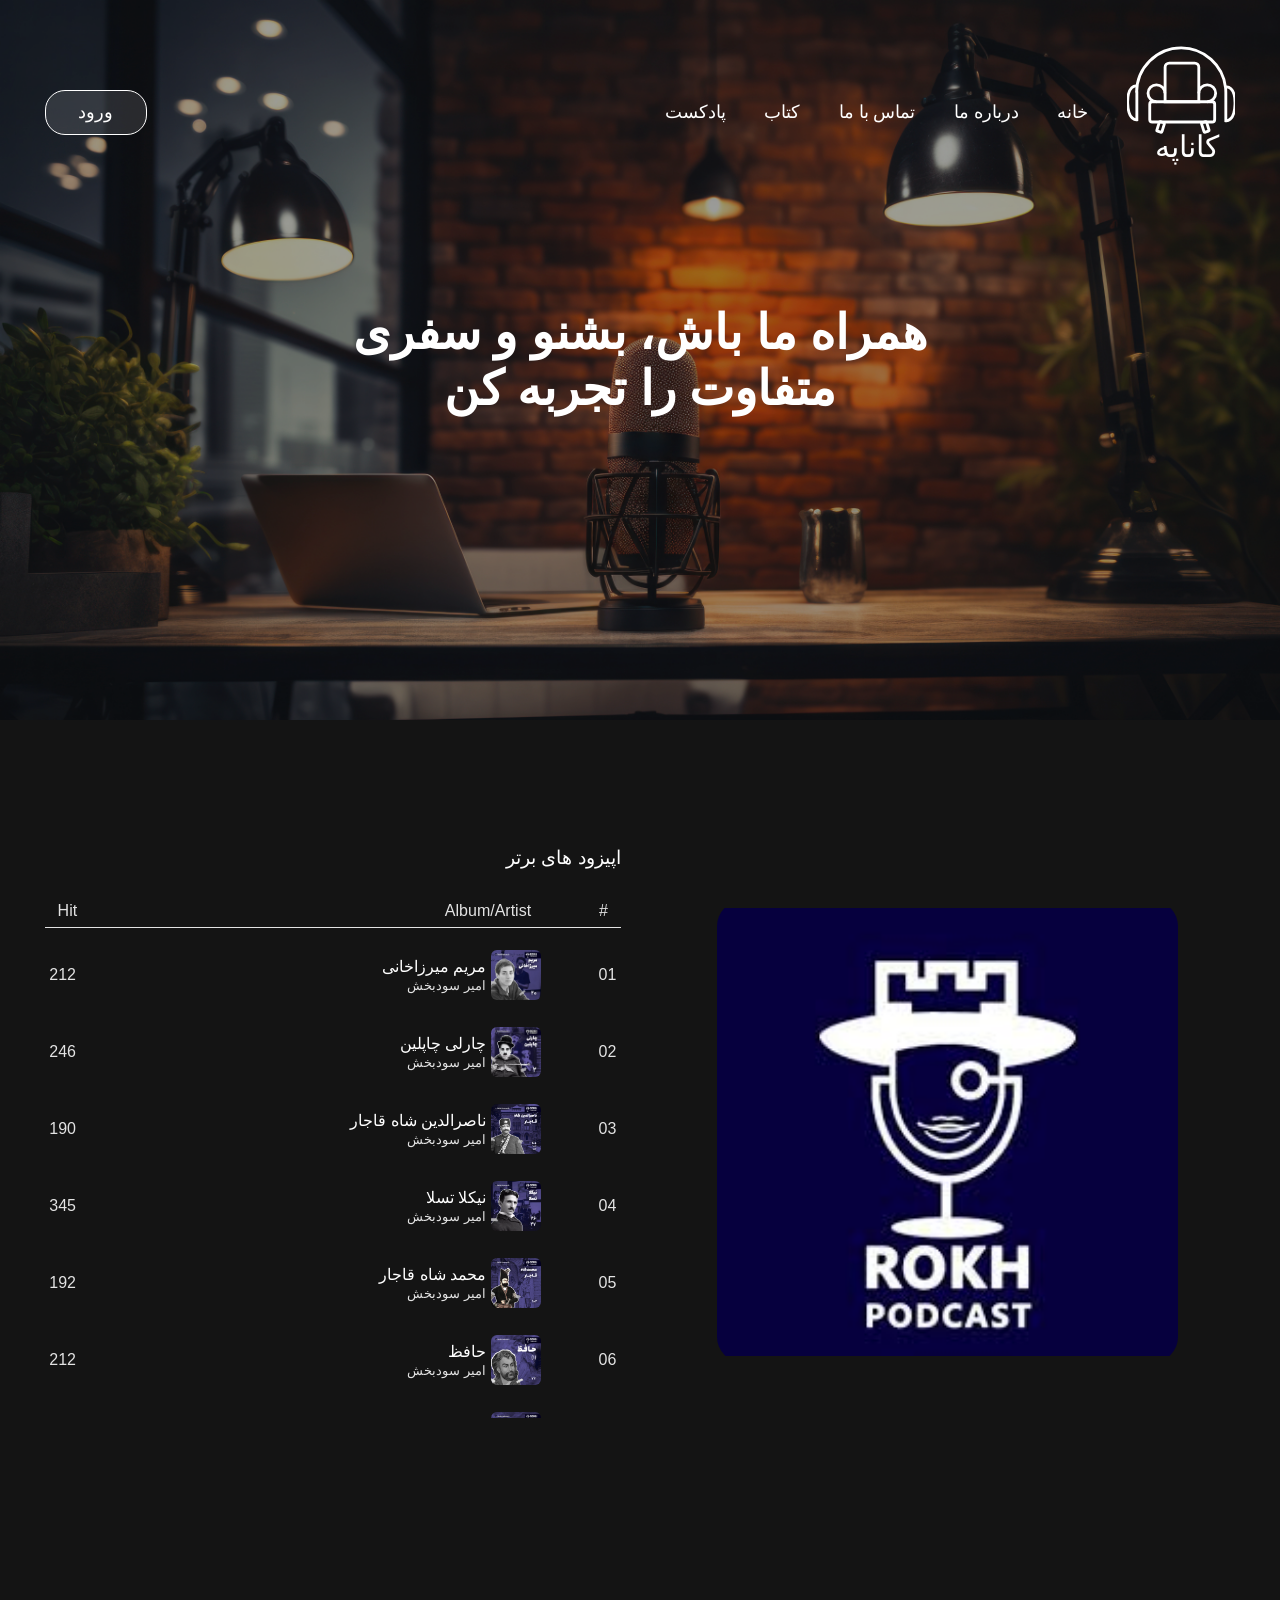
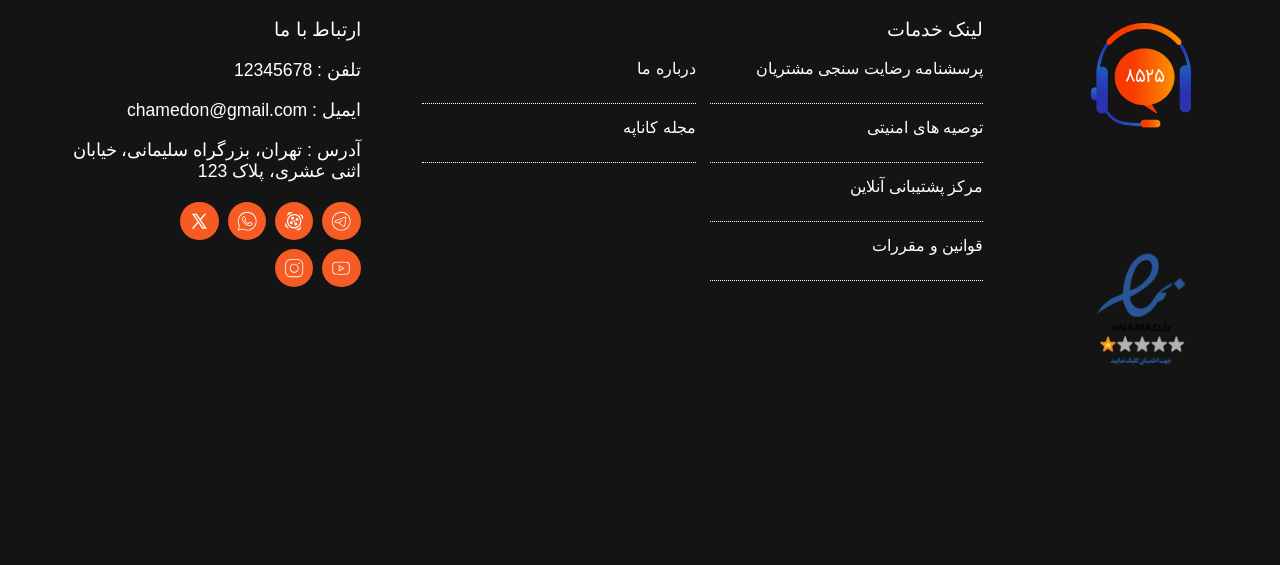
<file: rokh.html>
<!DOCTYPE html>
<html lang="en">
<head>
    <meta charset="UTF-8">
    <meta name="viewport" content="width=device-width, initial-scale=1.0">
    <title>Document</title>
    <link rel="stylesheet" href="css/style.css">
    <link rel="stylesheet" href="css/solheDaron_style.css">
</head>
<body>
    <!-- header -->
    <header class="container-top">
        <div class="container-top__front">
            <!-- nav -->
            <nav class="container-top__front__nav">
                <ul class="container-top__front__nav__list sidebar">
                    <li class="container-top__front__nav__list__item hide" onclick=hideSidebar()><a href="#"><svg xmlns="http://www.w3.org/2000/svg" height="26px" viewBox="0 -960 960 960" width="24px" fill="#e3e3e3"><path d="m256-200-56-56 224-224-224-224 56-56 224 224 224-224 56 56-224 224 224 224-56 56-224-224-224 224Z"/></svg></a></li>
                    <li class="container-top__front__nav__list__item logo">
                        <?xml version="1.0" encoding="UTF-8"?>
                        <svg id="Layer_1" xmlns="http://www.w3.org/2000/svg" viewBox="0 0 572.88 616.56">
                        <g>
                            <path class="cls-2" d="M50.64,238.65C50.64,108.78,155.92,3.5,285.79,3.5c121,0,220.66,91.39,233.71,208.91.96,8.62,1.45,17.37,1.45,26.24v149s45.72,6.47,48.34-87.6c2.61-94.06-44.42-91.45-44.42-91.45"/>
                            <path class="cls-2" d="M51.94,233.43v149s-45.72,6.47-48.34-87.6,44.42-91.45,44.42-91.45"/>
                            <path class="cls-2" d="M222.47,83.19h134.47c11.92,0,21.6,9.68,21.6,21.6v182.2h-177.67V104.79c0-11.92,9.68-21.6,21.6-21.6Z"/>
                            <path class="cls-2" d="M422.96,286.99c24.53,0,44.42-19.89,44.42-44.42s-19.89-44.42-44.42-44.42-44.42,19.89-44.42,44.42"/>
                            <rect class="cls-2" x="119.88" y="286.99" width="342.28" height="107.13" rx="13.78" ry="13.78"/>
                            <path class="cls-2" d="M155.28,286.99c-24.53,0-44.42-19.89-44.42-44.42,0-24.53,19.89-44.42,44.42-44.42,24.53,0,44.42,19.89,44.42,44.42"/>
                            <path class="cls-2" d="M403.71,394.01h18.19c2.76,0,5,2.24,5,5v42.29c0,2.76-2.24,5-5,5h-17.4c-3.2,0-5.79-2.59-5.79-5.79v-41.5c0-2.76,2.24-5,5-5Z" transform="translate(-105.74 140.78) rotate(-17.19)"/>
                            <path class="cls-2" d="M169.03,394.01h17.4c2.76,0,5,2.24,5,5v42.29c0,2.76-2.24,5-5,5h-18.19c-2.76,0-5-2.24-5-5v-41.5c0-3.2,2.59-5.79,5.79-5.79Z" transform="translate(222.56 873.95) rotate(-162.81)"/>
                        </g>
                        <text class="cls-1" transform="translate(80.67 555.11)"><tspan x="0" y="0">کاناپه</tspan></text>
                        </svg>
                    </li>
                    <li class="container-top__front__nav__list__item"><a href="index.html">خانه</a></li>
                    <li class="container-top__front__nav__list__item"><a href="#footer">درباره ما</a></li>
                    <li class="container-top__front__nav__list__item"><a href="contactUs.html">تماس با ما</a></li>
                    <li class="container-top__front__nav__list__item"><a href="index.html#book--container">کتاب</a></li>
                    <li class="container-top__front__nav__list__item"><a href="index.html#podcast--container">پادکست</a></li>
                </ul>
                <ul class="container-top__front__nav__list">
                    <li class="container-top__front__nav__list__item menu-button" onclick=showSlidebar()><a href="#">
                        <!-- <svg xmlns="http://www.w3.org/2000/svg" height="26px" viewBox="0 -960 960 960" width="26px" fill="#e3e3e3"><path d="M120-240v-80h720v80H120Zm0-200v-80h720v80H120Zm0-200v-80h720v80H120Z"/></svg> -->
                         <div class="menu-button__item-box">
                            <div class="menu-button__item-box__item"></div>
                            <div class="menu-button__item-box__item"></div>
                            <div class="menu-button__item-box__item"></div>
                         </div>
                    </a></li>
                    <li class="container-top__front__nav__list__item hide-on-mobile logo">
                        <?xml version="1.0" encoding="UTF-8"?>
                        <svg id="Layer_1" xmlns="http://www.w3.org/2000/svg" viewBox="0 0 572.88 616.56">
                        <g>
                            <path class="cls-2" d="M50.64,238.65C50.64,108.78,155.92,3.5,285.79,3.5c121,0,220.66,91.39,233.71,208.91.96,8.62,1.45,17.37,1.45,26.24v149s45.72,6.47,48.34-87.6c2.61-94.06-44.42-91.45-44.42-91.45"/>
                            <path class="cls-2" d="M51.94,233.43v149s-45.72,6.47-48.34-87.6,44.42-91.45,44.42-91.45"/>
                            <path class="cls-2" d="M222.47,83.19h134.47c11.92,0,21.6,9.68,21.6,21.6v182.2h-177.67V104.79c0-11.92,9.68-21.6,21.6-21.6Z"/>
                            <path class="cls-2" d="M422.96,286.99c24.53,0,44.42-19.89,44.42-44.42s-19.89-44.42-44.42-44.42-44.42,19.89-44.42,44.42"/>
                            <rect class="cls-2" x="119.88" y="286.99" width="342.28" height="107.13" rx="13.78" ry="13.78"/>
                            <path class="cls-2" d="M155.28,286.99c-24.53,0-44.42-19.89-44.42-44.42,0-24.53,19.89-44.42,44.42-44.42,24.53,0,44.42,19.89,44.42,44.42"/>
                            <path class="cls-2" d="M403.71,394.01h18.19c2.76,0,5,2.24,5,5v42.29c0,2.76-2.24,5-5,5h-17.4c-3.2,0-5.79-2.59-5.79-5.79v-41.5c0-2.76,2.24-5,5-5Z" transform="translate(-105.74 140.78) rotate(-17.19)"/>
                            <path class="cls-2" d="M169.03,394.01h17.4c2.76,0,5,2.24,5,5v42.29c0,2.76-2.24,5-5,5h-18.19c-2.76,0-5-2.24-5-5v-41.5c0-3.2,2.59-5.79,5.79-5.79Z" transform="translate(222.56 873.95) rotate(-162.81)"/>
                        </g>
                        <text class="cls-1" transform="translate(80.67 555.11)"><tspan x="0" y="0">کاناپه</tspan></text>
                        </svg>
                    </li>
                    <li class="container-top__front__nav__list__item hide-on-mobile"><a href="index.html">خانه</a></li>
                    <li class="container-top__front__nav__list__item hide-on-mobile"><a href="#footer">درباره ما</a></li>
                    <li class="container-top__front__nav__list__item hide-on-mobile"><a href="contactUs.html">تماس با ما</a></li>
                    <li class="container-top__front__nav__list__item hide-on-mobile"><a href="index.html#book--container">کتاب</a></li>
                    <li class="container-top__front__nav__list__item hide-on-mobile"><a href="index.html#podcast--container">پادکست</a></li>
                    <li class="container-top__front__nav__list__item hide-on-mobile end--li"><button class="login--btn"><a href="login.html">ورود</a></button></li>
                </ul>
            </nav>
            <div class="container-top__front__title">همراه ما باش، بشنو و سفری متفاوت را تجربه کن</div>
        </div>
        <div class="container-top__image-container">
            <img src="images/secondary-back.jpg" alt="">
        </div>
    </header>
    

    <!-- container play list -->
    <div class="container-play-list">
        <div class="container-play-list__image-box">
            <img src="images/rokh.jfif" alt="">
        </div>
        <div class="container-play-list__list-box">
            <div class="container-play-list__book-box__title title">اپیزود های برتر</div>
            <div class="container-play-list__list-box__item-box">
                <ul class="container-play-list__list-box__item-box__list">
                    <li class="container-play-list__list-box__item-box__list__item top--item">
                        <div class="container-play-list__list-box__item-box__list__item__num top--item__num">#</div>
                        <div class="container-play-list__list-box__item-box__list__item__play top--item__play"></div>
                        <div class="container-play-list__list-box__item-box__list__item__name-artist top--item__name-artist">Album/Artist</div>
                        <div class="container-play-list__list-box__item-box__list__item__hit top--item__hit">Hit</div>
                    </li>
                    <li class="container-play-list__list-box__item-box__list__item">
                        <div class="container-play-list__list-box__item-box__list__item__num">01</div>
                        <div class="container-play-list__list-box__item-box__list__item__play"><i class="ri-play-circle-fill"></i></div>
                        <div class="container-play-list__list-box__item-box__list__item__name-artist">
                            <div class="container-play-list__list-box__item-box__list__item__name-artist__pic">
                                <div class="container-play-list__list-box__item-box__list__item__name-artist__pic__frame">
                                    <img src="images/maryammirzakhani-rokhe.webp" alt="">
                                </div>
                                <div class="container-play-list__list-box__item-box__list__item__name-artist__pic__front"></div>
                            </div>
                            <div class="container-play-list__list-box__item-box__list__item__name-artist__txt-box">
                                <div class="container-play-list__list-box__item-box__list__item__name-artist__txt-box__album">مریم میرزاخانی</div>
                                <div class="container-play-list__list-box__item-box__list__item__name-artist__txt-box__artist">امیر سودبخش</div>
                            </div>
                        </div>
                        <div class="container-play-list__list-box__item-box__list__item__hit">212</div>
                    </li>
                    <li class="container-play-list__list-box__item-box__list__item">
                        <div class="container-play-list__list-box__item-box__list__item__num">02</div>
                        <div class="container-play-list__list-box__item-box__list__item__play"><i class="ri-play-circle-fill"></i></div>
                        <div class="container-play-list__list-box__item-box__list__item__name-artist">
                            <div class="container-play-list__list-box__item-box__list__item__name-artist__pic">
                                <div class="container-play-list__list-box__item-box__list__item__name-artist__pic__frame">
                                    <img src="images/chrlichaplin-rokhe.jpeg" alt="">
                                </div>
                                <div class="container-play-list__list-box__item-box__list__item__name-artist__pic__front"></div>
                            </div>
                            <div class="container-play-list__list-box__item-box__list__item__name-artist__txt-box">
                                <div class="container-play-list__list-box__item-box__list__item__name-artist__txt-box__album">چارلی چاپلین</div>
                                <div class="container-play-list__list-box__item-box__list__item__name-artist__txt-box__artist">امیر سودبخش</div>
                            </div>
                        </div>
                        <div class="container-play-list__list-box__item-box__list__item__hit">246</div>
                    </li>
                    <li class="container-play-list__list-box__item-box__list__item">
                        <div class="container-play-list__list-box__item-box__list__item__num">03</div>
                        <div class="container-play-list__list-box__item-box__list__item__play"><i class="ri-play-circle-fill"></i></div>
                        <div class="container-play-list__list-box__item-box__list__item__name-artist">
                            <div class="container-play-list__list-box__item-box__list__item__name-artist__pic">
                                <div class="container-play-list__list-box__item-box__list__item__name-artist__pic__frame">
                                    <img src="images/naserdinshah-rokhe.jpg" alt="">
                                </div>
                                <div class="container-play-list__list-box__item-box__list__item__name-artist__pic__front"></div>
                            </div>
                            <div class="container-play-list__list-box__item-box__list__item__name-artist__txt-box">
                                <div class="container-play-list__list-box__item-box__list__item__name-artist__txt-box__album">ناصرالدین شاه قاجار</div>
                                <div class="container-play-list__list-box__item-box__list__item__name-artist__txt-box__artist">امیر سودبخش</div>
                            </div>
                        </div>
                        <div class="container-play-list__list-box__item-box__list__item__hit">190</div>
                    </li>
                    <li class="container-play-list__list-box__item-box__list__item">
                        <div class="container-play-list__list-box__item-box__list__item__num">04</div>
                        <div class="container-play-list__list-box__item-box__list__item__play"><i class="ri-play-circle-fill"></i></div>
                        <div class="container-play-list__list-box__item-box__list__item__name-artist">
                            <div class="container-play-list__list-box__item-box__list__item__name-artist__pic">
                                <div class="container-play-list__list-box__item-box__list__item__name-artist__pic__frame">
                                    <img src="images/niklastelsa-rokhe.webp" alt="">
                                </div>
                                <div class="container-play-list__list-box__item-box__list__item__name-artist__pic__front"></div>
                            </div>
                            <div class="container-play-list__list-box__item-box__list__item__name-artist__txt-box">
                                <div class="container-play-list__list-box__item-box__list__item__name-artist__txt-box__album">نیکلا تسلا</div>
                                <div class="container-play-list__list-box__item-box__list__item__name-artist__txt-box__artist">امیر سودبخش</div>
                            </div>
                        </div>
                        <div class="container-play-list__list-box__item-box__list__item__hit">345</div>
                    </li>
                    <li class="container-play-list__list-box__item-box__list__item">
                        <div class="container-play-list__list-box__item-box__list__item__num">05</div>
                        <div class="container-play-list__list-box__item-box__list__item__play"><i class="ri-play-circle-fill"></i></div>
                        <div class="container-play-list__list-box__item-box__list__item__name-artist">
                            <div class="container-play-list__list-box__item-box__list__item__name-artist__pic">
                                <div class="container-play-list__list-box__item-box__list__item__name-artist__pic__frame">
                                    <img src="images/mohamadghagar-rokhe.jpg" alt="">
                                </div>
                                <div class="container-play-list__list-box__item-box__list__item__name-artist__pic__front"></div>
                            </div>
                            <div class="container-play-list__list-box__item-box__list__item__name-artist__txt-box">
                                <div class="container-play-list__list-box__item-box__list__item__name-artist__txt-box__album">محمد شاه قاجار</div>
                                <div class="container-play-list__list-box__item-box__list__item__name-artist__txt-box__artist">امیر سودبخش</div>
                            </div>
                        </div>
                        <div class="container-play-list__list-box__item-box__list__item__hit">192</div>
                    </li>
                    <li class="container-play-list__list-box__item-box__list__item">
                        <div class="container-play-list__list-box__item-box__list__item__num">06</div>
                        <div class="container-play-list__list-box__item-box__list__item__play"><i class="ri-play-circle-fill"></i></div>
                        <div class="container-play-list__list-box__item-box__list__item__name-artist">
                            <div class="container-play-list__list-box__item-box__list__item__name-artist__pic">
                                <div class="container-play-list__list-box__item-box__list__item__name-artist__pic__frame">
                                    <img src="images/hafeze-rokhe.jpg" alt="">
                                </div>
                                <div class="container-play-list__list-box__item-box__list__item__name-artist__pic__front"></div>
                            </div>
                            <div class="container-play-list__list-box__item-box__list__item__name-artist__txt-box">
                                <div class="container-play-list__list-box__item-box__list__item__name-artist__txt-box__album">حافظ</div>
                                <div class="container-play-list__list-box__item-box__list__item__name-artist__txt-box__artist">امیر سودبخش</div>
                            </div>
                        </div>
                        <div class="container-play-list__list-box__item-box__list__item__hit">212</div>
                    </li>
                    <li class="container-play-list__list-box__item-box__list__item">
                        <div class="container-play-list__list-box__item-box__list__item__num">07</div>
                        <div class="container-play-list__list-box__item-box__list__item__play"><i class="ri-play-circle-fill"></i></div>
                        <div class="container-play-list__list-box__item-box__list__item__name-artist">
                            <div class="container-play-list__list-box__item-box__list__item__name-artist__pic">
                                <div class="container-play-list__list-box__item-box__list__item__name-artist__pic__frame">
                                    <img src="images/ferdosi-rokhe.jpg" alt="">
                                </div>
                                <div class="container-play-list__list-box__item-box__list__item__name-artist__pic__front"></div>
                            </div>
                            <div class="container-play-list__list-box__item-box__list__item__name-artist__txt-box">
                                <div class="container-play-list__list-box__item-box__list__item__name-artist__txt-box__album">فردوسی</div>
                                <div class="container-play-list__list-box__item-box__list__item__name-artist__txt-box__artist">امیر سودبخش</div>
                            </div>
                        </div>
                        <div class="container-play-list__list-box__item-box__list__item__hit">112</div>
                    </li>
                    <li class="container-play-list__list-box__item-box__list__item">
                        <div class="container-play-list__list-box__item-box__list__item__num">08</div>
                        <div class="container-play-list__list-box__item-box__list__item__play"><i class="ri-play-circle-fill"></i></div>
                        <div class="container-play-list__list-box__item-box__list__item__name-artist">
                            <div class="container-play-list__list-box__item-box__list__item__name-artist__pic">
                                <div class="container-play-list__list-box__item-box__list__item__name-artist__pic__frame">
                                    <img src="images/adolfehitler-rokhe.jpeg" alt="">
                                </div>
                                <div class="container-play-list__list-box__item-box__list__item__name-artist__pic__front"></div>
                            </div>
                            <div class="container-play-list__list-box__item-box__list__item__name-artist__txt-box">
                                <div class="container-play-list__list-box__item-box__list__item__name-artist__txt-box__album">آدولف هیتلر</div>
                                <div class="container-play-list__list-box__item-box__list__item__name-artist__txt-box__artist">امیر سودبخش</div>
                            </div>
                        </div>
                        <div class="container-play-list__list-box__item-box__list__item__hit">394</div>
                    </li>
                    <li class="container-play-list__list-box__item-box__list__item">
                        <div class="container-play-list__list-box__item-box__list__item__num">09</div>
                        <div class="container-play-list__list-box__item-box__list__item__play"><i class="ri-play-circle-fill"></i></div>
                        <div class="container-play-list__list-box__item-box__list__item__name-artist">
                            <div class="container-play-list__list-box__item-box__list__item__name-artist__pic">
                                <div class="container-play-list__list-box__item-box__list__item__name-artist__pic__frame">
                                    <img src="images/molana-rokhe.webp" alt="">
                                </div>
                                <div class="container-play-list__list-box__item-box__list__item__name-artist__pic__front"></div>
                            </div>
                            <div class="container-play-list__list-box__item-box__list__item__name-artist__txt-box">
                                <div class="container-play-list__list-box__item-box__list__item__name-artist__txt-box__album">مولانا</div>
                                <div class="container-play-list__list-box__item-box__list__item__name-artist__txt-box__artist">امیر سودبخش</div>
                            </div>
                        </div>
                        <div class="container-play-list__list-box__item-box__list__item__hit">394</div>
                    </li>
                    <li class="container-play-list__list-box__item-box__list__item">
                        <div class="container-play-list__list-box__item-box__list__item__num">10</div>
                        <div class="container-play-list__list-box__item-box__list__item__play"><i class="ri-play-circle-fill"></i></div>
                        <div class="container-play-list__list-box__item-box__list__item__name-artist">
                            <div class="container-play-list__list-box__item-box__list__item__name-artist__pic">
                                <div class="container-play-list__list-box__item-box__list__item__name-artist__pic__frame">
                                    <img src="images/rodaki-rokhe..webp" alt="">
                                </div>
                                <div class="container-play-list__list-box__item-box__list__item__name-artist__pic__front"></div>
                            </div>
                            <div class="container-play-list__list-box__item-box__list__item__name-artist__txt-box">
                                <div class="container-play-list__list-box__item-box__list__item__name-artist__txt-box__album">رودکی</div>
                                <div class="container-play-list__list-box__item-box__list__item__name-artist__txt-box__artist">امیر سودبخش</div>
                            </div>
                        </div>
                        <div class="container-play-list__list-box__item-box__list__item__hit">394</div>
                    </li>
                </ul>
            </div>
        </div>
    </div>


    <!-- footer -->
    <footer class="footer" id="footer">
        <div class="footer__logo-box">
            <div class="footer__logo-box__pic">
                <img src="images/poshtibani_graphic.png" alt="">
            </div>
            <div class="footer__logo-box__pic">
                <img src="images/logo_namad.png" alt="">
            </div>
        </div>
        <div class="footer__links-box">
            <h3 class="footer__links-box__title">لینک خدمات</h3>
            <ul class="footer__links-box__list">
                <li class="footer__links-box__list__item"><a href="#">پرسشنامه رضایت سنجی مشتریان</a></li>
                <li class="footer__links-box__list__item"><a href="#">توصیه های امنیتی</a></li>
                <li class="footer__links-box__list__item"><a href="#">مرکز پشتیبانی آنلاین</a></li>
                <li class="footer__links-box__list__item"><a href="#">قوانین و مقررات</a></li>
                <li class="footer__links-box__list__item"><a href="#">درباره ما</a></li>
                <li class="footer__links-box__list__item"><a href="#">مجله کاناپه</a></li>
            </ul>
        </div>
        <div class="footer__bio-box">
            <h3 class="footer__bio-box__title">ارتباط با ما</h3>
            <div class="footer__bio-box__item">تلفن : 12345678</div>
            <div class="footer__bio-box__item">ایمیل : chamedon@gmail.com</div>
            <div class="footer__bio-box__item">آدرس : تهران، بزرگراه سلیمانی، خیابان اثنی عشری، پلاک 123</div>
            <div class="footer__bio-box__icon-box">
                <div class="footer__bio-box__icon-box__icon"><svg xmlns="http://www.w3.org/2000/svg"  viewBox="0 0 50 50" width="50px" height="50px"><path d="M 25 2 C 12.309288 2 2 12.309297 2 25 C 2 37.690703 12.309288 48 25 48 C 37.690712 48 48 37.690703 48 25 C 48 12.309297 37.690712 2 25 2 z M 25 4 C 36.609833 4 46 13.390175 46 25 C 46 36.609825 36.609833 46 25 46 C 13.390167 46 4 36.609825 4 25 C 4 13.390175 13.390167 4 25 4 z M 34.087891 14.035156 C 33.403891 14.035156 32.635328 14.193578 31.736328 14.517578 C 30.340328 15.020578 13.920734 21.992156 12.052734 22.785156 C 10.984734 23.239156 8.9960938 24.083656 8.9960938 26.097656 C 8.9960938 27.432656 9.7783594 28.3875 11.318359 28.9375 C 12.146359 29.2325 14.112906 29.828578 15.253906 30.142578 C 15.737906 30.275578 16.25225 30.34375 16.78125 30.34375 C 17.81625 30.34375 18.857828 30.085859 19.673828 29.630859 C 19.666828 29.798859 19.671406 29.968672 19.691406 30.138672 C 19.814406 31.188672 20.461875 32.17625 21.421875 32.78125 C 22.049875 33.17725 27.179312 36.614156 27.945312 37.160156 C 29.021313 37.929156 30.210813 38.335938 31.382812 38.335938 C 33.622813 38.335938 34.374328 36.023109 34.736328 34.912109 C 35.261328 33.299109 37.227219 20.182141 37.449219 17.869141 C 37.600219 16.284141 36.939641 14.978953 35.681641 14.376953 C 35.210641 14.149953 34.672891 14.035156 34.087891 14.035156 z M 34.087891 16.035156 C 34.362891 16.035156 34.608406 16.080641 34.816406 16.181641 C 35.289406 16.408641 35.530031 16.914688 35.457031 17.679688 C 35.215031 20.202687 33.253938 33.008969 32.835938 34.292969 C 32.477938 35.390969 32.100813 36.335938 31.382812 36.335938 C 30.664813 36.335938 29.880422 36.08425 29.107422 35.53125 C 28.334422 34.97925 23.201281 31.536891 22.488281 31.087891 C 21.863281 30.693891 21.201813 29.711719 22.132812 28.761719 C 22.899812 27.979719 28.717844 22.332938 29.214844 21.835938 C 29.584844 21.464938 29.411828 21.017578 29.048828 21.017578 C 28.923828 21.017578 28.774141 21.070266 28.619141 21.197266 C 28.011141 21.694266 19.534781 27.366266 18.800781 27.822266 C 18.314781 28.124266 17.56225 28.341797 16.78125 28.341797 C 16.44825 28.341797 16.111109 28.301891 15.787109 28.212891 C 14.659109 27.901891 12.750187 27.322734 11.992188 27.052734 C 11.263188 26.792734 10.998047 26.543656 10.998047 26.097656 C 10.998047 25.463656 11.892938 25.026 12.835938 24.625 C 13.831938 24.202 31.066062 16.883437 32.414062 16.398438 C 33.038062 16.172438 33.608891 16.035156 34.087891 16.035156 z"/></svg></div>
                <div class="footer__bio-box__icon-box__icon"><svg xmlns="http://www.w3.org/2000/svg" xmlns:xlink="http://www.w3.org/1999/xlink" viewBox="0,0,256,256" width="48px" height="48px" fill-rule="nonzero"><g fill="#ffffff" fill-rule="nonzero" stroke="none" stroke-width="1" stroke-linecap="butt" stroke-linejoin="miter" stroke-miterlimit="10" stroke-dasharray="" stroke-dashoffset="0" font-family="none" font-weight="none" font-size="none" text-anchor="none" style="mix-blend-mode: normal"><g transform="scale(5.33333,5.33333)"><path d="M15.17383,2.60938c-3.25671,-0.08291 -6.22508,2.1242 -6.98633,5.42383l-1.10937,4.80469c3.094,-5.044 8.41959,-8.37141 14.30859,-8.94141l-4.80469,-1.10937c-0.47138,-0.10887 -0.94296,-0.16589 -1.4082,-0.17773zM24,7c-9.37108,0 -17,7.62893 -17,17c0,9.37107 7.62892,17 17,17c9.37108,0 17,-7.62893 17,-17c0,-9.37107 -7.62892,-17 -17,-17zM35.16211,7.07813c5.044,3.094 8.37141,8.41959 8.94141,14.30859l1.10938,-4.80469c0.871,-3.771 -1.47509,-7.52453 -5.24609,-8.39453zM24,10c7.74976,0 14,6.25025 14,14c0,7.74976 -6.25024,14 -14,14c-7.74976,0 -14,-6.25024 -14,-14c0,-7.74975 6.25024,-14 14,-14zM20.22852,13.69727c-1.933,0 -3.5,1.567 -3.5,3.5c0,1.933 1.567,3.5 3.5,3.5c1.933,0 3.5,-1.567 3.5,-3.5c0,-1.933 -1.567,-3.5 -3.5,-3.5zM30.80273,16.72852c-1.933,0 -3.5,1.567 -3.5,3.5c0,1.933 1.567,3.5 3.5,3.5c1.933,0 3.5,-1.567 3.5,-3.5c0,-1.933 -1.567,-3.5 -3.5,-3.5zM24,22.00195c-0.72855,-0.0225 -1.4116,0.35332 -1.78252,0.98078c-0.37093,0.62746 -0.37093,1.40707 0,2.03453c0.37093,0.62746 1.05397,1.00329 1.78252,0.98078c0.72855,0.0225 1.4116,-0.35332 1.78252,-0.98078c0.37093,-0.62746 0.37093,-1.40707 0,-2.03453c-0.37093,-0.62746 -1.05397,-1.00329 -1.78252,-0.98078zM17.19727,24.27148c-1.933,0 -3.5,1.567 -3.5,3.5c0,1.933 1.567,3.5 3.5,3.5c1.933,0 3.5,-1.567 3.5,-3.5c0,-1.933 -1.567,-3.5 -3.5,-3.5zM3.89648,26.61523l-1.10937,4.80469c-0.87,3.771 1.47509,7.52353 5.24609,8.39453l4.80469,1.10938c-5.043,-3.094 -8.37141,-8.41959 -8.94141,-14.30859zM27.77148,27.30273c-1.933,0 -3.5,1.567 -3.5,3.5c0,1.933 1.567,3.5 3.5,3.5c1.933,0 3.5,-1.567 3.5,-3.5c0,-1.933 -1.567,-3.5 -3.5,-3.5zM40.92383,35.16211c-3.094,5.043 -8.41959,8.37141 -14.30859,8.94141l4.80469,1.10938c3.771,0.87 7.52353,-1.47509 8.39453,-5.24609z"></path></g></g></svg></div>
                <div class="footer__bio-box__icon-box__icon"><svg xmlns="http://www.w3.org/2000/svg" xmlns:xlink="http://www.w3.org/1999/xlink" viewBox="0,0,256,256" width="50px" height="50px" fill-rule="nonzero"><g fill="#ffffff" fill-rule="nonzero" stroke="none" stroke-width="1" stroke-linecap="butt" stroke-linejoin="miter" stroke-miterlimit="10" stroke-dasharray="" stroke-dashoffset="0" font-family="none" font-weight="none" font-size="none" text-anchor="none" style="mix-blend-mode: normal"><g transform="scale(5.12,5.12)"><path d="M25,2c-12.69047,0 -23,10.30953 -23,23c0,4.0791 1.11869,7.88588 2.98438,11.20898l-2.94727,10.52148c-0.09582,0.34262 -0.00241,0.71035 0.24531,0.96571c0.24772,0.25536 0.61244,0.35989 0.95781,0.27452l10.9707,-2.71875c3.22369,1.72098 6.88165,2.74805 10.78906,2.74805c12.69047,0 23,-10.30953 23,-23c0,-12.69047 -10.30953,-23 -23,-23zM25,4c11.60953,0 21,9.39047 21,21c0,11.60953 -9.39047,21 -21,21c-3.72198,0 -7.20788,-0.97037 -10.23828,-2.66602c-0.22164,-0.12385 -0.48208,-0.15876 -0.72852,-0.09766l-9.60742,2.38086l2.57617,-9.19141c0.07449,-0.26248 0.03851,-0.54399 -0.09961,-0.7793c-1.84166,-3.12289 -2.90234,-6.75638 -2.90234,-10.64648c0,-11.60953 9.39047,-21 21,-21zM16.64258,13c-0.64104,0 -1.55653,0.23849 -2.30859,1.04883c-0.45172,0.48672 -2.33398,2.32068 -2.33398,5.54492c0,3.36152 2.33139,6.2621 2.61328,6.63477h0.00195v0.00195c-0.02674,-0.03514 0.3578,0.52172 0.87109,1.18945c0.5133,0.66773 1.23108,1.54472 2.13281,2.49414c1.80347,1.89885 4.33914,4.09336 7.48633,5.43555c1.44932,0.61717 2.59271,0.98981 3.45898,1.26172c1.60539,0.5041 3.06762,0.42747 4.16602,0.26563c0.82216,-0.12108 1.72641,-0.51584 2.62109,-1.08203c0.89469,-0.56619 1.77153,-1.2702 2.1582,-2.33984c0.27701,-0.76683 0.41783,-1.47548 0.46875,-2.05859c0.02546,-0.29156 0.02869,-0.54888 0.00977,-0.78711c-0.01897,-0.23823 0.0013,-0.42071 -0.2207,-0.78516c-0.46557,-0.76441 -0.99283,-0.78437 -1.54297,-1.05664c-0.30567,-0.15128 -1.17595,-0.57625 -2.04883,-0.99219c-0.8719,-0.41547 -1.62686,-0.78344 -2.0918,-0.94922c-0.29375,-0.10568 -0.65243,-0.25782 -1.16992,-0.19922c-0.51749,0.0586 -1.0286,0.43198 -1.32617,0.87305c-0.28205,0.41807 -1.4175,1.75835 -1.76367,2.15234c-0.0046,-0.0028 0.02544,0.01104 -0.11133,-0.05664c-0.42813,-0.21189 -0.95173,-0.39205 -1.72656,-0.80078c-0.77483,-0.40873 -1.74407,-1.01229 -2.80469,-1.94727v-0.00195c-1.57861,-1.38975 -2.68437,-3.1346 -3.0332,-3.7207c0.0235,-0.02796 -0.00279,0.0059 0.04687,-0.04297l0.00195,-0.00195c0.35652,-0.35115 0.67247,-0.77056 0.93945,-1.07812c0.37854,-0.43609 0.54559,-0.82052 0.72656,-1.17969c0.36067,-0.71583 0.15985,-1.50352 -0.04883,-1.91797v-0.00195c0.01441,0.02867 -0.11288,-0.25219 -0.25,-0.57617c-0.13751,-0.32491 -0.31279,-0.74613 -0.5,-1.19531c-0.37442,-0.89836 -0.79243,-1.90595 -1.04102,-2.49609v-0.00195c-0.29285,-0.69513 -0.68904,-1.1959 -1.20703,-1.4375c-0.51799,-0.2416 -0.97563,-0.17291 -0.99414,-0.17383h-0.00195c-0.36964,-0.01705 -0.77527,-0.02148 -1.17773,-0.02148zM16.64258,15c0.38554,0 0.76564,0.0047 1.08398,0.01953c0.32749,0.01632 0.30712,0.01766 0.24414,-0.01172c-0.06399,-0.02984 0.02283,-0.03953 0.20898,0.40234c0.24341,0.57785 0.66348,1.58909 1.03906,2.49023c0.18779,0.45057 0.36354,0.87343 0.50391,1.20508c0.14036,0.33165 0.21642,0.51683 0.30469,0.69336v0.00195l0.00195,0.00195c0.08654,0.17075 0.07889,0.06143 0.04883,0.12109c-0.21103,0.41883 -0.23966,0.52166 -0.45312,0.76758c-0.32502,0.37443 -0.65655,0.792 -0.83203,0.96484c-0.15353,0.15082 -0.43055,0.38578 -0.60352,0.8457c-0.17323,0.46063 -0.09238,1.09262 0.18555,1.56445c0.37003,0.62819 1.58941,2.6129 3.48438,4.28125c1.19338,1.05202 2.30519,1.74828 3.19336,2.2168c0.88817,0.46852 1.61157,0.74215 1.77344,0.82227c0.38438,0.19023 0.80448,0.33795 1.29297,0.2793c0.48849,-0.05865 0.90964,-0.35504 1.17773,-0.6582l0.00195,-0.00195c0.3568,-0.40451 1.41702,-1.61513 1.92578,-2.36133c0.02156,0.0076 0.0145,0.0017 0.18359,0.0625v0.00195h0.00195c0.0772,0.02749 1.04413,0.46028 1.90625,0.87109c0.86212,0.41081 1.73716,0.8378 2.02148,0.97852c0.41033,0.20308 0.60422,0.33529 0.6543,0.33594c0.00338,0.08798 0.0068,0.18333 -0.00586,0.32813c-0.03507,0.40164 -0.14243,0.95757 -0.35742,1.55273c-0.10532,0.29136 -0.65389,0.89227 -1.3457,1.33008c-0.69181,0.43781 -1.53386,0.74705 -1.8457,0.79297c-0.9376,0.13815 -2.05083,0.18859 -3.27344,-0.19531c-0.84773,-0.26609 -1.90476,-0.61053 -3.27344,-1.19336c-2.77581,-1.18381 -5.13503,-3.19825 -6.82031,-4.97266c-0.84264,-0.8872 -1.51775,-1.71309 -1.99805,-2.33789c-0.4794,-0.62364 -0.68874,-0.94816 -0.86328,-1.17773l-0.00195,-0.00195c-0.30983,-0.40973 -2.20703,-3.04868 -2.20703,-5.42578c0,-2.51576 1.1685,-3.50231 1.80078,-4.18359c0.33194,-0.35766 0.69484,-0.41016 0.8418,-0.41016z"></path></g></g></svg></div>
                <div class="footer__bio-box__icon-box__icon"><svg xmlns="http://www.w3.org/2000/svg" xmlns:xlink="http://www.w3.org/1999/xlink" viewBox="0,0,256,256" width="30px" height="30px" fill-rule="nonzero"><g fill="#ffffff" fill-rule="nonzero" stroke="none" stroke-width="1" stroke-linecap="butt" stroke-linejoin="miter" stroke-miterlimit="10" stroke-dasharray="" stroke-dashoffset="0" font-family="none" font-weight="none" font-size="none" text-anchor="none" style="mix-blend-mode: normal"><g transform="scale(8.53333,8.53333)"><path d="M26.37,26l-8.795,-12.822l0.015,0.012l7.93,-9.19h-2.65l-6.46,7.48l-5.13,-7.48h-6.95l8.211,11.971l-0.001,-0.001l-8.66,10.03h2.65l7.182,-8.322l5.708,8.322zM10.23,6l12.34,18h-2.1l-12.35,-18z"></path></g></g></svg></div>
                <div class="footer__bio-box__icon-box__icon"><svg xmlns="http://www.w3.org/2000/svg" xmlns:xlink="http://www.w3.org/1999/xlink" viewBox="0,0,256,256" width="50px" height="50px" fill-rule="nonzero"><g fill="#ffffff" fill-rule="nonzero" stroke="none" stroke-width="1" stroke-linecap="butt" stroke-linejoin="miter" stroke-miterlimit="10" stroke-dasharray="" stroke-dashoffset="0" font-family="none" font-weight="none" font-size="none" text-anchor="none" style="mix-blend-mode: normal"><g transform="scale(5.12,5.12)"><path d="M24.40039,9c-6.35291,0 -12.5585,0.49125 -16.10156,1.2207l-0.02148,0.00391l-0.01953,0.00586c-2.28468,0.57117 -4.05738,2.15111 -4.43945,4.2832v0.00195c-0.41628,2.18606 -0.81836,5.82744 -0.81836,10.48438c0,4.94188 0.50092,8.39357 1.01953,10.58594c0.38082,2.12603 2.13692,3.82543 4.48437,4.29492h0.00195h0.00391c3.71677,0.72271 9.73647,1.21875 15.99023,1.21875c6.25376,0 12.37162,-0.49538 16.0918,-1.21875l0.02539,-0.00391l0.02539,-0.00586c2.28914,-0.57229 4.06404,-2.15846 4.44141,-4.29687l0.00195,-0.01172l0.00195,-0.00977c0.40147,-2.60952 0.91027,-6.1672 1.01172,-10.63086v-0.00977v-0.01172c0,-3.67203 -0.40792,-7.23036 -1.01562,-10.57422c-0.38398,-2.17587 -2.2424,-3.71737 -4.42969,-4.29297l-0.05273,-0.01367l-0.05664,-0.00976c-3.46991,-0.51013 -9.39478,-1.00977 -16.14453,-1.00977zM24.40039,11c6.61041,0 12.43297,0.49552 15.77344,0.98242c1.59405,0.43047 2.72696,1.47623 2.94141,2.69141v0.00195v0.00391c0.59085,3.24966 0.9832,6.68468 0.98438,10.20508c-0.0989,4.32442 -0.58845,7.75867 -0.98633,10.3457c-0.22344,1.25523 -1.2431,2.26164 -2.94141,2.69141c-3.48443,0.67388 -9.54224,1.17773 -15.67187,1.17773c-6.14537,0 -12.12398,-0.50449 -15.60742,-1.18164h-0.00195c-1.64406,-0.33129 -2.68276,-1.42495 -2.90625,-2.69141l-0.00391,-0.0293l-0.00781,-0.0293c-0.47846,-2.00953 -0.97266,-5.336 -0.97266,-10.16797c0,-4.54203 0.39958,-8.09926 0.7832,-10.11328v-0.00586l0.00195,-0.00781c0.222,-1.25794 1.24328,-2.26743 2.94531,-2.69727c3.26261,-0.66838 9.43645,-1.17578 15.66992,-1.17578zM19,16.9668v1.73242v14.33398l13.89844,-8.0332zM21,20.43359l7.90234,4.56641l-7.90234,4.56641z"></path></g></g></svg></div>
                <div class="footer__bio-box__icon-box__icon"><svg xmlns="http://www.w3.org/2000/svg" xmlns:xlink="http://www.w3.org/1999/xlink" viewBox="0,0,256,256" width="50px" height="50px" fill-rule="nonzero"><g fill="#ffffff" fill-rule="nonzero" stroke="none" stroke-width="1" stroke-linecap="butt" stroke-linejoin="miter" stroke-miterlimit="10" stroke-dasharray="" stroke-dashoffset="0"style="mix-blend-mode: normal"><g transform="scale(5.12,5.12)"><path d="M16,3c-7.16752,0 -13,5.83248 -13,13v18c0,7.16752 5.83248,13 13,13h18c7.16752,0 13,-5.83248 13,-13v-18c0,-7.16752 -5.83248,-13 -13,-13zM16,5h18c6.08648,0 11,4.91352 11,11v18c0,6.08648 -4.91352,11 -11,11h-18c-6.08648,0 -11,-4.91352 -11,-11v-18c0,-6.08648 4.91352,-11 11,-11zM37,11c-1.10457,0 -2,0.89543 -2,2c0,1.10457 0.89543,2 2,2c1.10457,0 2,-0.89543 2,-2c0,-1.10457 -0.89543,-2 -2,-2zM25,14c-6.06329,0 -11,4.93671 -11,11c0,6.06329 4.93671,11 11,11c6.06329,0 11,-4.93671 11,-11c0,-6.06329 -4.93671,-11 -11,-11zM25,16c4.98241,0 9,4.01759 9,9c0,4.98241 -4.01759,9 -9,9c-4.98241,0 -9,-4.01759 -9,-9c0,-4.98241 4.01759,-9 9,-9z"></path></g></g></svg></div>
            </div>
        </div>
    </footer>

    <script src="js/script.js"></script>
</body>
</html>
</file>
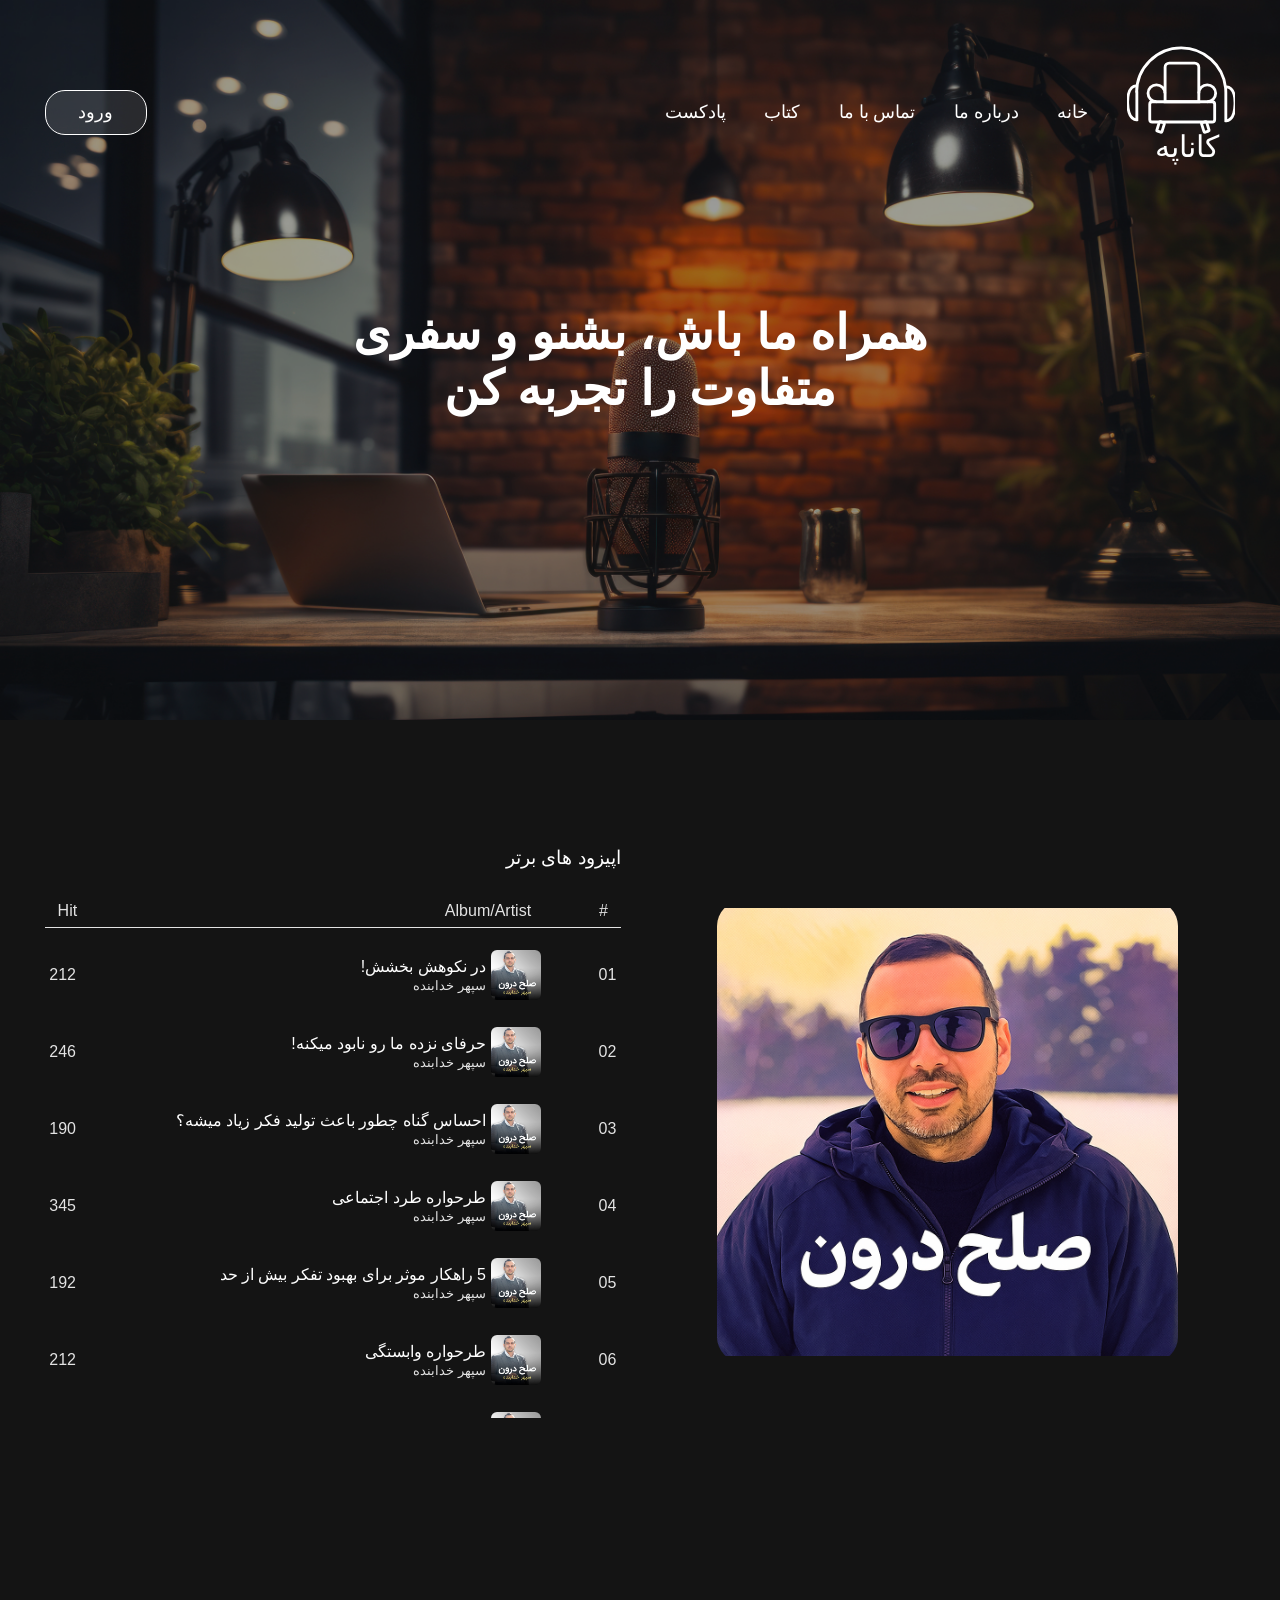
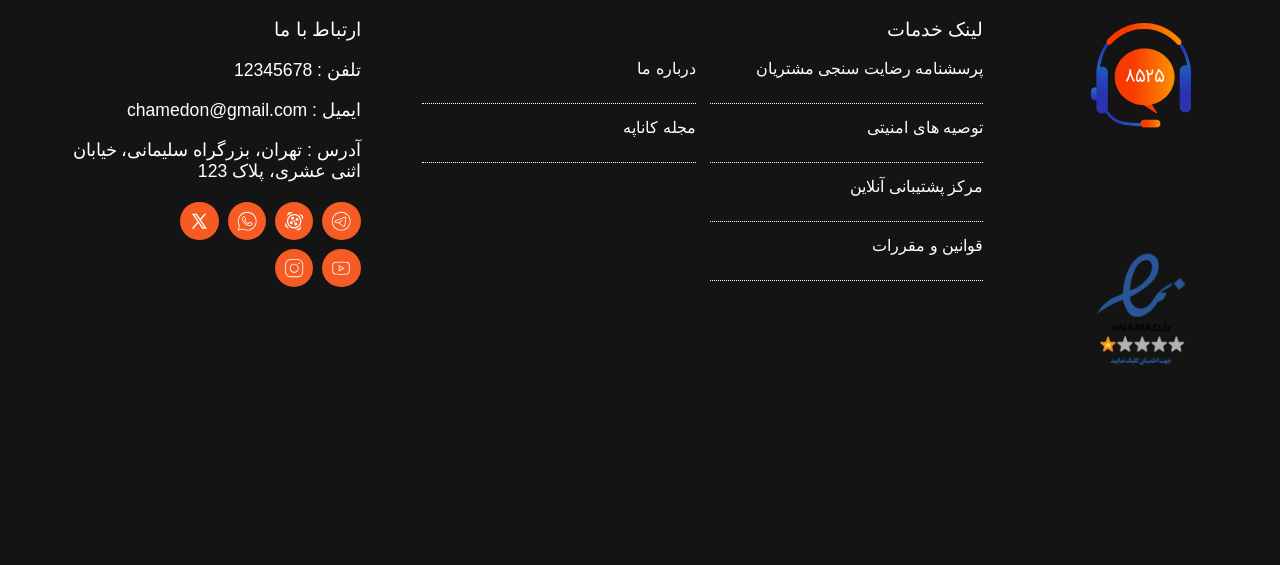
<file: solheDaron.html>
<!DOCTYPE html>
<html lang="en">
<head>
    <meta charset="UTF-8">
    <meta name="viewport" content="width=device-width, initial-scale=1.0">
    <title>Document</title>
    <link rel="stylesheet" href="css/style.css">
    <link rel="stylesheet" href="css/solheDaron_style.css">
</head>
<body>
    <!-- header -->
    <header class="container-top">
        <div class="container-top__front">
            <!-- nav -->
            <nav class="container-top__front__nav">
                <ul class="container-top__front__nav__list sidebar">
                    <li class="container-top__front__nav__list__item hide" onclick=hideSidebar()><a href="#"><svg xmlns="http://www.w3.org/2000/svg" height="26px" viewBox="0 -960 960 960" width="24px" fill="#e3e3e3"><path d="m256-200-56-56 224-224-224-224 56-56 224 224 224-224 56 56-224 224 224 224-56 56-224-224-224 224Z"/></svg></a></li>
                    <li class="container-top__front__nav__list__item logo">
                        <?xml version="1.0" encoding="UTF-8"?>
                        <svg id="Layer_1" xmlns="http://www.w3.org/2000/svg" viewBox="0 0 572.88 616.56">
                        <g>
                            <path class="cls-2" d="M50.64,238.65C50.64,108.78,155.92,3.5,285.79,3.5c121,0,220.66,91.39,233.71,208.91.96,8.62,1.45,17.37,1.45,26.24v149s45.72,6.47,48.34-87.6c2.61-94.06-44.42-91.45-44.42-91.45"/>
                            <path class="cls-2" d="M51.94,233.43v149s-45.72,6.47-48.34-87.6,44.42-91.45,44.42-91.45"/>
                            <path class="cls-2" d="M222.47,83.19h134.47c11.92,0,21.6,9.68,21.6,21.6v182.2h-177.67V104.79c0-11.92,9.68-21.6,21.6-21.6Z"/>
                            <path class="cls-2" d="M422.96,286.99c24.53,0,44.42-19.89,44.42-44.42s-19.89-44.42-44.42-44.42-44.42,19.89-44.42,44.42"/>
                            <rect class="cls-2" x="119.88" y="286.99" width="342.28" height="107.13" rx="13.78" ry="13.78"/>
                            <path class="cls-2" d="M155.28,286.99c-24.53,0-44.42-19.89-44.42-44.42,0-24.53,19.89-44.42,44.42-44.42,24.53,0,44.42,19.89,44.42,44.42"/>
                            <path class="cls-2" d="M403.71,394.01h18.19c2.76,0,5,2.24,5,5v42.29c0,2.76-2.24,5-5,5h-17.4c-3.2,0-5.79-2.59-5.79-5.79v-41.5c0-2.76,2.24-5,5-5Z" transform="translate(-105.74 140.78) rotate(-17.19)"/>
                            <path class="cls-2" d="M169.03,394.01h17.4c2.76,0,5,2.24,5,5v42.29c0,2.76-2.24,5-5,5h-18.19c-2.76,0-5-2.24-5-5v-41.5c0-3.2,2.59-5.79,5.79-5.79Z" transform="translate(222.56 873.95) rotate(-162.81)"/>
                        </g>
                        <text class="cls-1" transform="translate(80.67 555.11)"><tspan x="0" y="0">کاناپه</tspan></text>
                        </svg>
                    </li>
                    <li class="container-top__front__nav__list__item"><a href="index.html">خانه</a></li>
                    <li class="container-top__front__nav__list__item"><a href="#footer">درباره ما</a></li>
                    <li class="container-top__front__nav__list__item"><a href="contactUs.html">تماس با ما</a></li>
                    <li class="container-top__front__nav__list__item"><a href="index.html#book--container">کتاب</a></li>
                    <li class="container-top__front__nav__list__item"><a href="index.html#podcast--container">پادکست</a></li>
                </ul>
                <ul class="container-top__front__nav__list">
                    <li class="container-top__front__nav__list__item menu-button" onclick=showSlidebar()><a href="#">
                        <!-- <svg xmlns="http://www.w3.org/2000/svg" height="26px" viewBox="0 -960 960 960" width="26px" fill="#e3e3e3"><path d="M120-240v-80h720v80H120Zm0-200v-80h720v80H120Zm0-200v-80h720v80H120Z"/></svg> -->
                         <div class="menu-button__item-box">
                            <div class="menu-button__item-box__item"></div>
                            <div class="menu-button__item-box__item"></div>
                            <div class="menu-button__item-box__item"></div>
                         </div>
                    </a></li>
                    <li class="container-top__front__nav__list__item hide-on-mobile logo">
                        <?xml version="1.0" encoding="UTF-8"?>
                        <svg id="Layer_1" xmlns="http://www.w3.org/2000/svg" viewBox="0 0 572.88 616.56">
                        <g>
                            <path class="cls-2" d="M50.64,238.65C50.64,108.78,155.92,3.5,285.79,3.5c121,0,220.66,91.39,233.71,208.91.96,8.62,1.45,17.37,1.45,26.24v149s45.72,6.47,48.34-87.6c2.61-94.06-44.42-91.45-44.42-91.45"/>
                            <path class="cls-2" d="M51.94,233.43v149s-45.72,6.47-48.34-87.6,44.42-91.45,44.42-91.45"/>
                            <path class="cls-2" d="M222.47,83.19h134.47c11.92,0,21.6,9.68,21.6,21.6v182.2h-177.67V104.79c0-11.92,9.68-21.6,21.6-21.6Z"/>
                            <path class="cls-2" d="M422.96,286.99c24.53,0,44.42-19.89,44.42-44.42s-19.89-44.42-44.42-44.42-44.42,19.89-44.42,44.42"/>
                            <rect class="cls-2" x="119.88" y="286.99" width="342.28" height="107.13" rx="13.78" ry="13.78"/>
                            <path class="cls-2" d="M155.28,286.99c-24.53,0-44.42-19.89-44.42-44.42,0-24.53,19.89-44.42,44.42-44.42,24.53,0,44.42,19.89,44.42,44.42"/>
                            <path class="cls-2" d="M403.71,394.01h18.19c2.76,0,5,2.24,5,5v42.29c0,2.76-2.24,5-5,5h-17.4c-3.2,0-5.79-2.59-5.79-5.79v-41.5c0-2.76,2.24-5,5-5Z" transform="translate(-105.74 140.78) rotate(-17.19)"/>
                            <path class="cls-2" d="M169.03,394.01h17.4c2.76,0,5,2.24,5,5v42.29c0,2.76-2.24,5-5,5h-18.19c-2.76,0-5-2.24-5-5v-41.5c0-3.2,2.59-5.79,5.79-5.79Z" transform="translate(222.56 873.95) rotate(-162.81)"/>
                        </g>
                        <text class="cls-1" transform="translate(80.67 555.11)"><tspan x="0" y="0">کاناپه</tspan></text>
                        </svg>
                    </li>
                    <li class="container-top__front__nav__list__item hide-on-mobile"><a href="index.html">خانه</a></li>
                    <li class="container-top__front__nav__list__item hide-on-mobile"><a href="#footer">درباره ما</a></li>
                    <li class="container-top__front__nav__list__item hide-on-mobile"><a href="contactUs.html">تماس با ما</a></li>
                    <li class="container-top__front__nav__list__item hide-on-mobile"><a href="index.html#book--container">کتاب</a></li>
                    <li class="container-top__front__nav__list__item hide-on-mobile"><a href="index.html#podcast--container">پادکست</a></li>
                    <li class="container-top__front__nav__list__item hide-on-mobile end--li"><button class="login--btn"><a href="login.html">ورود</a></button></li>
                </ul>
            </nav>
            <div class="container-top__front__title">همراه ما باش، بشنو و سفری متفاوت را تجربه کن</div>
        </div>
        <div class="container-top__image-container">
            <img src="images/secondary-back.jpg" alt="">
        </div>
    </header>
    

    <!-- container play list -->
    <div class="container-play-list">
        <div class="container-play-list__image-box">
            <img src="images/solhe-daron-pic.png" alt="">
        </div>
        <div class="container-play-list__list-box">
            <div class="container-play-list__book-box__title title">اپیزود های برتر</div>
            <div class="container-play-list__list-box__item-box">
                <ul class="container-play-list__list-box__item-box__list">
                    <li class="container-play-list__list-box__item-box__list__item top--item">
                        <div class="container-play-list__list-box__item-box__list__item__num top--item__num">#</div>
                        <div class="container-play-list__list-box__item-box__list__item__play top--item__play"></div>
                        <div class="container-play-list__list-box__item-box__list__item__name-artist top--item__name-artist">Album/Artist</div>
                        <div class="container-play-list__list-box__item-box__list__item__hit top--item__hit">Hit</div>
                    </li>
                    <li class="container-play-list__list-box__item-box__list__item">
                        <div class="container-play-list__list-box__item-box__list__item__num">01</div>
                        <div class="container-play-list__list-box__item-box__list__item__play"><i class="ri-play-circle-fill"></i></div>
                        <div class="container-play-list__list-box__item-box__list__item__name-artist">
                            <div class="container-play-list__list-box__item-box__list__item__name-artist__pic">
                                <div class="container-play-list__list-box__item-box__list__item__name-artist__pic__frame">
                                    <img src="images/solhe-daron.jpg" alt="">
                                </div>
                                <div class="container-play-list__list-box__item-box__list__item__name-artist__pic__front"></div>
                            </div>
                            <div class="container-play-list__list-box__item-box__list__item__name-artist__txt-box">
                                <div class="container-play-list__list-box__item-box__list__item__name-artist__txt-box__album">در نکوهش بخشش!</div>
                                <div class="container-play-list__list-box__item-box__list__item__name-artist__txt-box__artist">سپهر خدابنده</div>
                            </div>
                        </div>
                        <div class="container-play-list__list-box__item-box__list__item__hit">212</div>
                    </li>
                    <li class="container-play-list__list-box__item-box__list__item">
                        <div class="container-play-list__list-box__item-box__list__item__num">02</div>
                        <div class="container-play-list__list-box__item-box__list__item__play"><i class="ri-play-circle-fill"></i></div>
                        <div class="container-play-list__list-box__item-box__list__item__name-artist">
                            <div class="container-play-list__list-box__item-box__list__item__name-artist__pic">
                                <div class="container-play-list__list-box__item-box__list__item__name-artist__pic__frame">
                                    <img src="images/solhe-daron.jpg" alt="">
                                </div>
                                <div class="container-play-list__list-box__item-box__list__item__name-artist__pic__front"></div>
                            </div>
                            <div class="container-play-list__list-box__item-box__list__item__name-artist__txt-box">
                                <div class="container-play-list__list-box__item-box__list__item__name-artist__txt-box__album">حرفای نزده ما رو نابود میکنه!</div>
                                <div class="container-play-list__list-box__item-box__list__item__name-artist__txt-box__artist">سپهر خدابنده</div>
                            </div>
                        </div>
                        <div class="container-play-list__list-box__item-box__list__item__hit">246</div>
                    </li>
                    <li class="container-play-list__list-box__item-box__list__item">
                        <div class="container-play-list__list-box__item-box__list__item__num">03</div>
                        <div class="container-play-list__list-box__item-box__list__item__play"><i class="ri-play-circle-fill"></i></div>
                        <div class="container-play-list__list-box__item-box__list__item__name-artist">
                            <div class="container-play-list__list-box__item-box__list__item__name-artist__pic">
                                <div class="container-play-list__list-box__item-box__list__item__name-artist__pic__frame">
                                    <img src="images/solhe-daron.jpg" alt="">
                                </div>
                                <div class="container-play-list__list-box__item-box__list__item__name-artist__pic__front"></div>
                            </div>
                            <div class="container-play-list__list-box__item-box__list__item__name-artist__txt-box">
                                <div class="container-play-list__list-box__item-box__list__item__name-artist__txt-box__album">احساس گناه چطور باعث تولید فکر زیاد میشه؟</div>
                                <div class="container-play-list__list-box__item-box__list__item__name-artist__txt-box__artist">سپهر خدابنده</div>
                            </div>
                        </div>
                        <div class="container-play-list__list-box__item-box__list__item__hit">190</div>
                    </li>
                    <li class="container-play-list__list-box__item-box__list__item">
                        <div class="container-play-list__list-box__item-box__list__item__num">04</div>
                        <div class="container-play-list__list-box__item-box__list__item__play"><i class="ri-play-circle-fill"></i></div>
                        <div class="container-play-list__list-box__item-box__list__item__name-artist">
                            <div class="container-play-list__list-box__item-box__list__item__name-artist__pic">
                                <div class="container-play-list__list-box__item-box__list__item__name-artist__pic__frame">
                                    <img src="images/solhe-daron.jpg" alt="">
                                </div>
                                <div class="container-play-list__list-box__item-box__list__item__name-artist__pic__front"></div>
                            </div>
                            <div class="container-play-list__list-box__item-box__list__item__name-artist__txt-box">
                                <div class="container-play-list__list-box__item-box__list__item__name-artist__txt-box__album">طرحواره طرد اجتماعی</div>
                                <div class="container-play-list__list-box__item-box__list__item__name-artist__txt-box__artist">سپهر خدابنده</div>
                            </div>
                        </div>
                        <div class="container-play-list__list-box__item-box__list__item__hit">345</div>
                    </li>
                    <li class="container-play-list__list-box__item-box__list__item">
                        <div class="container-play-list__list-box__item-box__list__item__num">05</div>
                        <div class="container-play-list__list-box__item-box__list__item__play"><i class="ri-play-circle-fill"></i></div>
                        <div class="container-play-list__list-box__item-box__list__item__name-artist">
                            <div class="container-play-list__list-box__item-box__list__item__name-artist__pic">
                                <div class="container-play-list__list-box__item-box__list__item__name-artist__pic__frame">
                                    <img src="images/solhe-daron.jpg" alt="">
                                </div>
                                <div class="container-play-list__list-box__item-box__list__item__name-artist__pic__front"></div>
                            </div>
                            <div class="container-play-list__list-box__item-box__list__item__name-artist__txt-box">
                                <div class="container-play-list__list-box__item-box__list__item__name-artist__txt-box__album">5 راهکار موثر برای بهبود تفکر بیش از حد</div>
                                <div class="container-play-list__list-box__item-box__list__item__name-artist__txt-box__artist">سپهر خدابنده</div>
                            </div>
                        </div>
                        <div class="container-play-list__list-box__item-box__list__item__hit">192</div>
                    </li>
                    <li class="container-play-list__list-box__item-box__list__item">
                        <div class="container-play-list__list-box__item-box__list__item__num">06</div>
                        <div class="container-play-list__list-box__item-box__list__item__play"><i class="ri-play-circle-fill"></i></div>
                        <div class="container-play-list__list-box__item-box__list__item__name-artist">
                            <div class="container-play-list__list-box__item-box__list__item__name-artist__pic">
                                <div class="container-play-list__list-box__item-box__list__item__name-artist__pic__frame">
                                    <img src="images/solhe-daron.jpg" alt="">
                                </div>
                                <div class="container-play-list__list-box__item-box__list__item__name-artist__pic__front"></div>
                            </div>
                            <div class="container-play-list__list-box__item-box__list__item__name-artist__txt-box">
                                <div class="container-play-list__list-box__item-box__list__item__name-artist__txt-box__album">طرحواره وابستگی</div>
                                <div class="container-play-list__list-box__item-box__list__item__name-artist__txt-box__artist">سپهر خدابنده</div>
                            </div>
                        </div>
                        <div class="container-play-list__list-box__item-box__list__item__hit">212</div>
                    </li>
                    <li class="container-play-list__list-box__item-box__list__item">
                        <div class="container-play-list__list-box__item-box__list__item__num">07</div>
                        <div class="container-play-list__list-box__item-box__list__item__play"><i class="ri-play-circle-fill"></i></div>
                        <div class="container-play-list__list-box__item-box__list__item__name-artist">
                            <div class="container-play-list__list-box__item-box__list__item__name-artist__pic">
                                <div class="container-play-list__list-box__item-box__list__item__name-artist__pic__frame">
                                    <img src="images/solhe-daron.jpg" alt="">
                                </div>
                                <div class="container-play-list__list-box__item-box__list__item__name-artist__pic__front"></div>
                            </div>
                            <div class="container-play-list__list-box__item-box__list__item__name-artist__txt-box">
                                <div class="container-play-list__list-box__item-box__list__item__name-artist__txt-box__album">طرحواره رهاشدگی</div>
                                <div class="container-play-list__list-box__item-box__list__item__name-artist__txt-box__artist">سپهر خدابنده</div>
                            </div>
                        </div>
                        <div class="container-play-list__list-box__item-box__list__item__hit">112</div>
                    </li>
                    <li class="container-play-list__list-box__item-box__list__item">
                        <div class="container-play-list__list-box__item-box__list__item__num">08</div>
                        <div class="container-play-list__list-box__item-box__list__item__play"><i class="ri-play-circle-fill"></i></div>
                        <div class="container-play-list__list-box__item-box__list__item__name-artist">
                            <div class="container-play-list__list-box__item-box__list__item__name-artist__pic">
                                <div class="container-play-list__list-box__item-box__list__item__name-artist__pic__frame">
                                    <img src="images/solhe-daron.jpg" alt="">
                                </div>
                                <div class="container-play-list__list-box__item-box__list__item__name-artist__pic__front"></div>
                            </div>
                            <div class="container-play-list__list-box__item-box__list__item__name-artist__txt-box">
                                <div class="container-play-list__list-box__item-box__list__item__name-artist__txt-box__album">هوش هیجانی</div>
                                <div class="container-play-list__list-box__item-box__list__item__name-artist__txt-box__artist">سپهر خدابنده</div>
                            </div>
                        </div>
                        <div class="container-play-list__list-box__item-box__list__item__hit">394</div>
                    </li>
                    <li class="container-play-list__list-box__item-box__list__item">
                        <div class="container-play-list__list-box__item-box__list__item__num">09</div>
                        <div class="container-play-list__list-box__item-box__list__item__play"><i class="ri-play-circle-fill"></i></div>
                        <div class="container-play-list__list-box__item-box__list__item__name-artist">
                            <div class="container-play-list__list-box__item-box__list__item__name-artist__pic">
                                <div class="container-play-list__list-box__item-box__list__item__name-artist__pic__frame">
                                    <img src="images/solhe-daron.jpg" alt="">
                                </div>
                                <div class="container-play-list__list-box__item-box__list__item__name-artist__pic__front"></div>
                            </div>
                            <div class="container-play-list__list-box__item-box__list__item__name-artist__txt-box">
                                <div class="container-play-list__list-box__item-box__list__item__name-artist__txt-box__album">هفت روش برای مقابله با افراد سمی</div>
                                <div class="container-play-list__list-box__item-box__list__item__name-artist__txt-box__artist">سپهر خدابنده</div>
                            </div>
                        </div>
                        <div class="container-play-list__list-box__item-box__list__item__hit">292</div>
                    </li>
                    <li class="container-play-list__list-box__item-box__list__item">
                        <div class="container-play-list__list-box__item-box__list__item__num">10</div>
                        <div class="container-play-list__list-box__item-box__list__item__play"><i class="ri-play-circle-fill"></i></div>
                        <div class="container-play-list__list-box__item-box__list__item__name-artist">
                            <div class="container-play-list__list-box__item-box__list__item__name-artist__pic">
                                <div class="container-play-list__list-box__item-box__list__item__name-artist__pic__frame">
                                    <img src="images/solhe-daron.jpg" alt="">
                                </div>
                                <div class="container-play-list__list-box__item-box__list__item__name-artist__pic__front"></div>
                            </div>
                            <div class="container-play-list__list-box__item-box__list__item__name-artist__txt-box">
                                <div class="container-play-list__list-box__item-box__list__item__name-artist__txt-box__album">برنده شدن همه چیز نیست</div>
                                <div class="container-play-list__list-box__item-box__list__item__name-artist__txt-box__artist">سپهر خدابنده</div>
                            </div>
                        </div>
                        <div class="container-play-list__list-box__item-box__list__item__hit">98</div>
                    </li>
                    <li class="container-play-list__list-box__item-box__list__item">
                        <div class="container-play-list__list-box__item-box__list__item__num">11</div>
                        <div class="container-play-list__list-box__item-box__list__item__play"><i class="ri-play-circle-fill"></i></div>
                        <div class="container-play-list__list-box__item-box__list__item__name-artist">
                            <div class="container-play-list__list-box__item-box__list__item__name-artist__pic">
                                <div class="container-play-list__list-box__item-box__list__item__name-artist__pic__frame">
                                    <img src="images/solhe-daron.jpg" alt="">
                                </div>
                                <div class="container-play-list__list-box__item-box__list__item__name-artist__pic__front"></div>
                            </div>
                            <div class="container-play-list__list-box__item-box__list__item__name-artist__txt-box">
                                <div class="container-play-list__list-box__item-box__list__item__name-artist__txt-box__album">اضطراب اجتماعی</div>
                                <div class="container-play-list__list-box__item-box__list__item__name-artist__txt-box__artist">سپهر خدابنده</div>
                            </div>
                        </div>
                        <div class="container-play-list__list-box__item-box__list__item__hit">294</div>
                    </li>
                    <li class="container-play-list__list-box__item-box__list__item">
                        <div class="container-play-list__list-box__item-box__list__item__num">12</div>
                        <div class="container-play-list__list-box__item-box__list__item__play"><i class="ri-play-circle-fill"></i></div>
                        <div class="container-play-list__list-box__item-box__list__item__name-artist">
                            <div class="container-play-list__list-box__item-box__list__item__name-artist__pic">
                                <div class="container-play-list__list-box__item-box__list__item__name-artist__pic__frame">
                                    <img src="images/solhe-daron.jpg" alt="">
                                </div>
                                <div class="container-play-list__list-box__item-box__list__item__name-artist__pic__front"></div>
                            </div>
                            <div class="container-play-list__list-box__item-box__list__item__name-artist__txt-box">
                                <div class="container-play-list__list-box__item-box__list__item__name-artist__txt-box__album">درونگرایی و برونگرایی</div>
                                <div class="container-play-list__list-box__item-box__list__item__name-artist__txt-box__artist">سپهر خدابنده</div>
                            </div>
                        </div>
                        <div class="container-play-list__list-box__item-box__list__item__hit">220</div>
                    </li>
                </ul>
            </div>
        </div>
    </div>


    <!-- footer -->
    <footer class="footer" id="footer">
        <div class="footer__logo-box">
            <div class="footer__logo-box__pic">
                <img src="images/poshtibani_graphic.png" alt="">
            </div>
            <div class="footer__logo-box__pic">
                <img src="images/logo_namad.png" alt="">
            </div>
        </div>
        <div class="footer__links-box">
            <h3 class="footer__links-box__title">لینک خدمات</h3>
            <ul class="footer__links-box__list">
                <li class="footer__links-box__list__item"><a href="#">پرسشنامه رضایت سنجی مشتریان</a></li>
                <li class="footer__links-box__list__item"><a href="#">توصیه های امنیتی</a></li>
                <li class="footer__links-box__list__item"><a href="#">مرکز پشتیبانی آنلاین</a></li>
                <li class="footer__links-box__list__item"><a href="#">قوانین و مقررات</a></li>
                <li class="footer__links-box__list__item"><a href="#">درباره ما</a></li>
                <li class="footer__links-box__list__item"><a href="#">مجله کاناپه</a></li>
            </ul>
        </div>
        <div class="footer__bio-box">
            <h3 class="footer__bio-box__title">ارتباط با ما</h3>
            <div class="footer__bio-box__item">تلفن : 12345678</div>
            <div class="footer__bio-box__item">ایمیل : chamedon@gmail.com</div>
            <div class="footer__bio-box__item">آدرس : تهران، بزرگراه سلیمانی، خیابان اثنی عشری، پلاک 123</div>
            <div class="footer__bio-box__icon-box">
                <div class="footer__bio-box__icon-box__icon"><svg xmlns="http://www.w3.org/2000/svg"  viewBox="0 0 50 50" width="50px" height="50px"><path d="M 25 2 C 12.309288 2 2 12.309297 2 25 C 2 37.690703 12.309288 48 25 48 C 37.690712 48 48 37.690703 48 25 C 48 12.309297 37.690712 2 25 2 z M 25 4 C 36.609833 4 46 13.390175 46 25 C 46 36.609825 36.609833 46 25 46 C 13.390167 46 4 36.609825 4 25 C 4 13.390175 13.390167 4 25 4 z M 34.087891 14.035156 C 33.403891 14.035156 32.635328 14.193578 31.736328 14.517578 C 30.340328 15.020578 13.920734 21.992156 12.052734 22.785156 C 10.984734 23.239156 8.9960938 24.083656 8.9960938 26.097656 C 8.9960938 27.432656 9.7783594 28.3875 11.318359 28.9375 C 12.146359 29.2325 14.112906 29.828578 15.253906 30.142578 C 15.737906 30.275578 16.25225 30.34375 16.78125 30.34375 C 17.81625 30.34375 18.857828 30.085859 19.673828 29.630859 C 19.666828 29.798859 19.671406 29.968672 19.691406 30.138672 C 19.814406 31.188672 20.461875 32.17625 21.421875 32.78125 C 22.049875 33.17725 27.179312 36.614156 27.945312 37.160156 C 29.021313 37.929156 30.210813 38.335938 31.382812 38.335938 C 33.622813 38.335938 34.374328 36.023109 34.736328 34.912109 C 35.261328 33.299109 37.227219 20.182141 37.449219 17.869141 C 37.600219 16.284141 36.939641 14.978953 35.681641 14.376953 C 35.210641 14.149953 34.672891 14.035156 34.087891 14.035156 z M 34.087891 16.035156 C 34.362891 16.035156 34.608406 16.080641 34.816406 16.181641 C 35.289406 16.408641 35.530031 16.914688 35.457031 17.679688 C 35.215031 20.202687 33.253938 33.008969 32.835938 34.292969 C 32.477938 35.390969 32.100813 36.335938 31.382812 36.335938 C 30.664813 36.335938 29.880422 36.08425 29.107422 35.53125 C 28.334422 34.97925 23.201281 31.536891 22.488281 31.087891 C 21.863281 30.693891 21.201813 29.711719 22.132812 28.761719 C 22.899812 27.979719 28.717844 22.332938 29.214844 21.835938 C 29.584844 21.464938 29.411828 21.017578 29.048828 21.017578 C 28.923828 21.017578 28.774141 21.070266 28.619141 21.197266 C 28.011141 21.694266 19.534781 27.366266 18.800781 27.822266 C 18.314781 28.124266 17.56225 28.341797 16.78125 28.341797 C 16.44825 28.341797 16.111109 28.301891 15.787109 28.212891 C 14.659109 27.901891 12.750187 27.322734 11.992188 27.052734 C 11.263188 26.792734 10.998047 26.543656 10.998047 26.097656 C 10.998047 25.463656 11.892938 25.026 12.835938 24.625 C 13.831938 24.202 31.066062 16.883437 32.414062 16.398438 C 33.038062 16.172438 33.608891 16.035156 34.087891 16.035156 z"/></svg></div>
                <div class="footer__bio-box__icon-box__icon"><svg xmlns="http://www.w3.org/2000/svg" xmlns:xlink="http://www.w3.org/1999/xlink" viewBox="0,0,256,256" width="48px" height="48px" fill-rule="nonzero"><g fill="#ffffff" fill-rule="nonzero" stroke="none" stroke-width="1" stroke-linecap="butt" stroke-linejoin="miter" stroke-miterlimit="10" stroke-dasharray="" stroke-dashoffset="0" font-family="none" font-weight="none" font-size="none" text-anchor="none" style="mix-blend-mode: normal"><g transform="scale(5.33333,5.33333)"><path d="M15.17383,2.60938c-3.25671,-0.08291 -6.22508,2.1242 -6.98633,5.42383l-1.10937,4.80469c3.094,-5.044 8.41959,-8.37141 14.30859,-8.94141l-4.80469,-1.10937c-0.47138,-0.10887 -0.94296,-0.16589 -1.4082,-0.17773zM24,7c-9.37108,0 -17,7.62893 -17,17c0,9.37107 7.62892,17 17,17c9.37108,0 17,-7.62893 17,-17c0,-9.37107 -7.62892,-17 -17,-17zM35.16211,7.07813c5.044,3.094 8.37141,8.41959 8.94141,14.30859l1.10938,-4.80469c0.871,-3.771 -1.47509,-7.52453 -5.24609,-8.39453zM24,10c7.74976,0 14,6.25025 14,14c0,7.74976 -6.25024,14 -14,14c-7.74976,0 -14,-6.25024 -14,-14c0,-7.74975 6.25024,-14 14,-14zM20.22852,13.69727c-1.933,0 -3.5,1.567 -3.5,3.5c0,1.933 1.567,3.5 3.5,3.5c1.933,0 3.5,-1.567 3.5,-3.5c0,-1.933 -1.567,-3.5 -3.5,-3.5zM30.80273,16.72852c-1.933,0 -3.5,1.567 -3.5,3.5c0,1.933 1.567,3.5 3.5,3.5c1.933,0 3.5,-1.567 3.5,-3.5c0,-1.933 -1.567,-3.5 -3.5,-3.5zM24,22.00195c-0.72855,-0.0225 -1.4116,0.35332 -1.78252,0.98078c-0.37093,0.62746 -0.37093,1.40707 0,2.03453c0.37093,0.62746 1.05397,1.00329 1.78252,0.98078c0.72855,0.0225 1.4116,-0.35332 1.78252,-0.98078c0.37093,-0.62746 0.37093,-1.40707 0,-2.03453c-0.37093,-0.62746 -1.05397,-1.00329 -1.78252,-0.98078zM17.19727,24.27148c-1.933,0 -3.5,1.567 -3.5,3.5c0,1.933 1.567,3.5 3.5,3.5c1.933,0 3.5,-1.567 3.5,-3.5c0,-1.933 -1.567,-3.5 -3.5,-3.5zM3.89648,26.61523l-1.10937,4.80469c-0.87,3.771 1.47509,7.52353 5.24609,8.39453l4.80469,1.10938c-5.043,-3.094 -8.37141,-8.41959 -8.94141,-14.30859zM27.77148,27.30273c-1.933,0 -3.5,1.567 -3.5,3.5c0,1.933 1.567,3.5 3.5,3.5c1.933,0 3.5,-1.567 3.5,-3.5c0,-1.933 -1.567,-3.5 -3.5,-3.5zM40.92383,35.16211c-3.094,5.043 -8.41959,8.37141 -14.30859,8.94141l4.80469,1.10938c3.771,0.87 7.52353,-1.47509 8.39453,-5.24609z"></path></g></g></svg></div>
                <div class="footer__bio-box__icon-box__icon"><svg xmlns="http://www.w3.org/2000/svg" xmlns:xlink="http://www.w3.org/1999/xlink" viewBox="0,0,256,256" width="50px" height="50px" fill-rule="nonzero"><g fill="#ffffff" fill-rule="nonzero" stroke="none" stroke-width="1" stroke-linecap="butt" stroke-linejoin="miter" stroke-miterlimit="10" stroke-dasharray="" stroke-dashoffset="0" font-family="none" font-weight="none" font-size="none" text-anchor="none" style="mix-blend-mode: normal"><g transform="scale(5.12,5.12)"><path d="M25,2c-12.69047,0 -23,10.30953 -23,23c0,4.0791 1.11869,7.88588 2.98438,11.20898l-2.94727,10.52148c-0.09582,0.34262 -0.00241,0.71035 0.24531,0.96571c0.24772,0.25536 0.61244,0.35989 0.95781,0.27452l10.9707,-2.71875c3.22369,1.72098 6.88165,2.74805 10.78906,2.74805c12.69047,0 23,-10.30953 23,-23c0,-12.69047 -10.30953,-23 -23,-23zM25,4c11.60953,0 21,9.39047 21,21c0,11.60953 -9.39047,21 -21,21c-3.72198,0 -7.20788,-0.97037 -10.23828,-2.66602c-0.22164,-0.12385 -0.48208,-0.15876 -0.72852,-0.09766l-9.60742,2.38086l2.57617,-9.19141c0.07449,-0.26248 0.03851,-0.54399 -0.09961,-0.7793c-1.84166,-3.12289 -2.90234,-6.75638 -2.90234,-10.64648c0,-11.60953 9.39047,-21 21,-21zM16.64258,13c-0.64104,0 -1.55653,0.23849 -2.30859,1.04883c-0.45172,0.48672 -2.33398,2.32068 -2.33398,5.54492c0,3.36152 2.33139,6.2621 2.61328,6.63477h0.00195v0.00195c-0.02674,-0.03514 0.3578,0.52172 0.87109,1.18945c0.5133,0.66773 1.23108,1.54472 2.13281,2.49414c1.80347,1.89885 4.33914,4.09336 7.48633,5.43555c1.44932,0.61717 2.59271,0.98981 3.45898,1.26172c1.60539,0.5041 3.06762,0.42747 4.16602,0.26563c0.82216,-0.12108 1.72641,-0.51584 2.62109,-1.08203c0.89469,-0.56619 1.77153,-1.2702 2.1582,-2.33984c0.27701,-0.76683 0.41783,-1.47548 0.46875,-2.05859c0.02546,-0.29156 0.02869,-0.54888 0.00977,-0.78711c-0.01897,-0.23823 0.0013,-0.42071 -0.2207,-0.78516c-0.46557,-0.76441 -0.99283,-0.78437 -1.54297,-1.05664c-0.30567,-0.15128 -1.17595,-0.57625 -2.04883,-0.99219c-0.8719,-0.41547 -1.62686,-0.78344 -2.0918,-0.94922c-0.29375,-0.10568 -0.65243,-0.25782 -1.16992,-0.19922c-0.51749,0.0586 -1.0286,0.43198 -1.32617,0.87305c-0.28205,0.41807 -1.4175,1.75835 -1.76367,2.15234c-0.0046,-0.0028 0.02544,0.01104 -0.11133,-0.05664c-0.42813,-0.21189 -0.95173,-0.39205 -1.72656,-0.80078c-0.77483,-0.40873 -1.74407,-1.01229 -2.80469,-1.94727v-0.00195c-1.57861,-1.38975 -2.68437,-3.1346 -3.0332,-3.7207c0.0235,-0.02796 -0.00279,0.0059 0.04687,-0.04297l0.00195,-0.00195c0.35652,-0.35115 0.67247,-0.77056 0.93945,-1.07812c0.37854,-0.43609 0.54559,-0.82052 0.72656,-1.17969c0.36067,-0.71583 0.15985,-1.50352 -0.04883,-1.91797v-0.00195c0.01441,0.02867 -0.11288,-0.25219 -0.25,-0.57617c-0.13751,-0.32491 -0.31279,-0.74613 -0.5,-1.19531c-0.37442,-0.89836 -0.79243,-1.90595 -1.04102,-2.49609v-0.00195c-0.29285,-0.69513 -0.68904,-1.1959 -1.20703,-1.4375c-0.51799,-0.2416 -0.97563,-0.17291 -0.99414,-0.17383h-0.00195c-0.36964,-0.01705 -0.77527,-0.02148 -1.17773,-0.02148zM16.64258,15c0.38554,0 0.76564,0.0047 1.08398,0.01953c0.32749,0.01632 0.30712,0.01766 0.24414,-0.01172c-0.06399,-0.02984 0.02283,-0.03953 0.20898,0.40234c0.24341,0.57785 0.66348,1.58909 1.03906,2.49023c0.18779,0.45057 0.36354,0.87343 0.50391,1.20508c0.14036,0.33165 0.21642,0.51683 0.30469,0.69336v0.00195l0.00195,0.00195c0.08654,0.17075 0.07889,0.06143 0.04883,0.12109c-0.21103,0.41883 -0.23966,0.52166 -0.45312,0.76758c-0.32502,0.37443 -0.65655,0.792 -0.83203,0.96484c-0.15353,0.15082 -0.43055,0.38578 -0.60352,0.8457c-0.17323,0.46063 -0.09238,1.09262 0.18555,1.56445c0.37003,0.62819 1.58941,2.6129 3.48438,4.28125c1.19338,1.05202 2.30519,1.74828 3.19336,2.2168c0.88817,0.46852 1.61157,0.74215 1.77344,0.82227c0.38438,0.19023 0.80448,0.33795 1.29297,0.2793c0.48849,-0.05865 0.90964,-0.35504 1.17773,-0.6582l0.00195,-0.00195c0.3568,-0.40451 1.41702,-1.61513 1.92578,-2.36133c0.02156,0.0076 0.0145,0.0017 0.18359,0.0625v0.00195h0.00195c0.0772,0.02749 1.04413,0.46028 1.90625,0.87109c0.86212,0.41081 1.73716,0.8378 2.02148,0.97852c0.41033,0.20308 0.60422,0.33529 0.6543,0.33594c0.00338,0.08798 0.0068,0.18333 -0.00586,0.32813c-0.03507,0.40164 -0.14243,0.95757 -0.35742,1.55273c-0.10532,0.29136 -0.65389,0.89227 -1.3457,1.33008c-0.69181,0.43781 -1.53386,0.74705 -1.8457,0.79297c-0.9376,0.13815 -2.05083,0.18859 -3.27344,-0.19531c-0.84773,-0.26609 -1.90476,-0.61053 -3.27344,-1.19336c-2.77581,-1.18381 -5.13503,-3.19825 -6.82031,-4.97266c-0.84264,-0.8872 -1.51775,-1.71309 -1.99805,-2.33789c-0.4794,-0.62364 -0.68874,-0.94816 -0.86328,-1.17773l-0.00195,-0.00195c-0.30983,-0.40973 -2.20703,-3.04868 -2.20703,-5.42578c0,-2.51576 1.1685,-3.50231 1.80078,-4.18359c0.33194,-0.35766 0.69484,-0.41016 0.8418,-0.41016z"></path></g></g></svg></div>
                <div class="footer__bio-box__icon-box__icon"><svg xmlns="http://www.w3.org/2000/svg" xmlns:xlink="http://www.w3.org/1999/xlink" viewBox="0,0,256,256" width="30px" height="30px" fill-rule="nonzero"><g fill="#ffffff" fill-rule="nonzero" stroke="none" stroke-width="1" stroke-linecap="butt" stroke-linejoin="miter" stroke-miterlimit="10" stroke-dasharray="" stroke-dashoffset="0" font-family="none" font-weight="none" font-size="none" text-anchor="none" style="mix-blend-mode: normal"><g transform="scale(8.53333,8.53333)"><path d="M26.37,26l-8.795,-12.822l0.015,0.012l7.93,-9.19h-2.65l-6.46,7.48l-5.13,-7.48h-6.95l8.211,11.971l-0.001,-0.001l-8.66,10.03h2.65l7.182,-8.322l5.708,8.322zM10.23,6l12.34,18h-2.1l-12.35,-18z"></path></g></g></svg></div>
                <div class="footer__bio-box__icon-box__icon"><svg xmlns="http://www.w3.org/2000/svg" xmlns:xlink="http://www.w3.org/1999/xlink" viewBox="0,0,256,256" width="50px" height="50px" fill-rule="nonzero"><g fill="#ffffff" fill-rule="nonzero" stroke="none" stroke-width="1" stroke-linecap="butt" stroke-linejoin="miter" stroke-miterlimit="10" stroke-dasharray="" stroke-dashoffset="0" font-family="none" font-weight="none" font-size="none" text-anchor="none" style="mix-blend-mode: normal"><g transform="scale(5.12,5.12)"><path d="M24.40039,9c-6.35291,0 -12.5585,0.49125 -16.10156,1.2207l-0.02148,0.00391l-0.01953,0.00586c-2.28468,0.57117 -4.05738,2.15111 -4.43945,4.2832v0.00195c-0.41628,2.18606 -0.81836,5.82744 -0.81836,10.48438c0,4.94188 0.50092,8.39357 1.01953,10.58594c0.38082,2.12603 2.13692,3.82543 4.48437,4.29492h0.00195h0.00391c3.71677,0.72271 9.73647,1.21875 15.99023,1.21875c6.25376,0 12.37162,-0.49538 16.0918,-1.21875l0.02539,-0.00391l0.02539,-0.00586c2.28914,-0.57229 4.06404,-2.15846 4.44141,-4.29687l0.00195,-0.01172l0.00195,-0.00977c0.40147,-2.60952 0.91027,-6.1672 1.01172,-10.63086v-0.00977v-0.01172c0,-3.67203 -0.40792,-7.23036 -1.01562,-10.57422c-0.38398,-2.17587 -2.2424,-3.71737 -4.42969,-4.29297l-0.05273,-0.01367l-0.05664,-0.00976c-3.46991,-0.51013 -9.39478,-1.00977 -16.14453,-1.00977zM24.40039,11c6.61041,0 12.43297,0.49552 15.77344,0.98242c1.59405,0.43047 2.72696,1.47623 2.94141,2.69141v0.00195v0.00391c0.59085,3.24966 0.9832,6.68468 0.98438,10.20508c-0.0989,4.32442 -0.58845,7.75867 -0.98633,10.3457c-0.22344,1.25523 -1.2431,2.26164 -2.94141,2.69141c-3.48443,0.67388 -9.54224,1.17773 -15.67187,1.17773c-6.14537,0 -12.12398,-0.50449 -15.60742,-1.18164h-0.00195c-1.64406,-0.33129 -2.68276,-1.42495 -2.90625,-2.69141l-0.00391,-0.0293l-0.00781,-0.0293c-0.47846,-2.00953 -0.97266,-5.336 -0.97266,-10.16797c0,-4.54203 0.39958,-8.09926 0.7832,-10.11328v-0.00586l0.00195,-0.00781c0.222,-1.25794 1.24328,-2.26743 2.94531,-2.69727c3.26261,-0.66838 9.43645,-1.17578 15.66992,-1.17578zM19,16.9668v1.73242v14.33398l13.89844,-8.0332zM21,20.43359l7.90234,4.56641l-7.90234,4.56641z"></path></g></g></svg></div>
                <div class="footer__bio-box__icon-box__icon"><svg xmlns="http://www.w3.org/2000/svg" xmlns:xlink="http://www.w3.org/1999/xlink" viewBox="0,0,256,256" width="50px" height="50px" fill-rule="nonzero"><g fill="#ffffff" fill-rule="nonzero" stroke="none" stroke-width="1" stroke-linecap="butt" stroke-linejoin="miter" stroke-miterlimit="10" stroke-dasharray="" stroke-dashoffset="0"style="mix-blend-mode: normal"><g transform="scale(5.12,5.12)"><path d="M16,3c-7.16752,0 -13,5.83248 -13,13v18c0,7.16752 5.83248,13 13,13h18c7.16752,0 13,-5.83248 13,-13v-18c0,-7.16752 -5.83248,-13 -13,-13zM16,5h18c6.08648,0 11,4.91352 11,11v18c0,6.08648 -4.91352,11 -11,11h-18c-6.08648,0 -11,-4.91352 -11,-11v-18c0,-6.08648 4.91352,-11 11,-11zM37,11c-1.10457,0 -2,0.89543 -2,2c0,1.10457 0.89543,2 2,2c1.10457,0 2,-0.89543 2,-2c0,-1.10457 -0.89543,-2 -2,-2zM25,14c-6.06329,0 -11,4.93671 -11,11c0,6.06329 4.93671,11 11,11c6.06329,0 11,-4.93671 11,-11c0,-6.06329 -4.93671,-11 -11,-11zM25,16c4.98241,0 9,4.01759 9,9c0,4.98241 -4.01759,9 -9,9c-4.98241,0 -9,-4.01759 -9,-9c0,-4.98241 4.01759,-9 9,-9z"></path></g></g></svg></div>
            </div>
        </div>
    </footer>

    <script src="js/script.js"></script>
</body>
</html>
</file>
<file: css/style.css>
* {
  margin: 0;
  padding: 0;
  box-sizing: border-box; }

body {
  direction: rtl;
  font-family: "Vazirmatn", Shabnam, sans-serif;
  font-optical-sizing: auto;
  font-weight: weight;
  font-style: normal;
  background-color: #141414; }

a {
  text-decoration: none; }

ul {
  list-style: none; }

h3 {
  font-weight: normal; }

.container-top {
  width: 100%;
  height: 80vh;
  overflow: hidden;
  position: relative;
  display: flex;
  flex-direction: row;
  justify-content: center;
  align-items: center;
  margin-bottom: 9vh; }
  .container-top__front {
    width: 100%;
    height: 100%;
    background-color: #1414146b;
    z-index: 100;
    gap: 4vh;
    position: absolute;
    top: 0px;
    left: 0px;
    flex: 1;
    padding: 3.5vw;
    display: flex;
    flex-direction: column;
    justify-content: top;
    align-items: right; }
    .container-top__front__nav {
      width: 100%;
      height: auto; }
      .container-top__front__nav__list {
        width: 100%;
        height: auto;
        display: flex;
        flex-direction: row;
        justify-content: right;
        align-items: center;
        gap: 3vw;
        font-size: 1.1rem; }
        .container-top__front__nav__list__item a {
          color: white;
          display: flex;
          flex-direction: row;
          justify-content: center;
          align-items: center; }
        .container-top__front__nav__list__item .login--btn {
          width: 8vw;
          height: 5vh;
          background-color: #ffffff1e;
          border: solid 1px white;
          border-radius: 20px;
          font-family: shabnam;
          color: white;
          font-size: 1.1rem; }
        .container-top__front__nav__list .logo {
          flex-grow: 1;
          width: 1vw;
          height: 15vh; }
          .container-top__front__nav__list .logo a {
            justify-content: right; }
          .container-top__front__nav__list .logo svg {
            width: 100%;
            height: 90%; }
            .container-top__front__nav__list .logo svg .cls-1 {
              fill: #fff;
              font-family: 'Mj_Mani', Mj_Mani;
              font-size: 160px;
              transform: translate(85%, 94%);
              stroke-dasharray: 1800;
              animation: logo-effect 3s ease-in-out alternate; }
            .container-top__front__nav__list .logo svg .cls-2 {
              fill: none;
              stroke: #fff;
              stroke-miterlimit: 10;
              stroke-width: 15px;
              stroke-dasharray: 1800;
              animation: logo-effect 3s ease-in-out alternate; }
            .container-top__front__nav__list .logo svg:hover .cls-1 {
              stroke-dasharray: 1800;
              animation: logo-effect 3s ease-in-out infinite alternate; }
            .container-top__front__nav__list .logo svg:hover .cls-2 {
              stroke-dasharray: 1800;
              animation: logo-effect 3s ease-in-out infinite alternate; }
        .container-top__front__nav__list .end--li {
          flex-grow: 5;
          justify-content: left;
          text-align: left; }
        .container-top__front__nav__list .hide {
          opacity: 0; }
      .container-top__front__nav .menu-button {
        display: none; }
        .container-top__front__nav .menu-button__item-box {
          width: 27px;
          height: auto;
          display: flex;
          flex-direction: column;
          justify-content: center;
          align-items: center;
          gap: 5px; }
          .container-top__front__nav .menu-button__item-box__item {
            width: 100%;
            height: 3px;
            background-color: white; }
        .container-top__front__nav .menu-button:hover .menu-button__item-box {
          gap: 6px; }
        .container-top__front__nav .menu-button:hover .menu-button__item-box__item {
          background-color: #f55b23; }
        @media (max-width: 800px) {
          .container-top__front__nav .menu-button {
            display: block; } }
      .container-top__front__nav .sidebar {
        position: fixed;
        top: 0;
        right: 0;
        width: 220px;
        height: 100vh;
        z-index: 1000;
        background-color: #ffffff2e;
        display: none;
        flex-direction: column;
        justify-content: flex-start;
        align-items: flex-start;
        backdrop-filter: blar(10px);
        padding: 3vw;
        gap: 4vh;
        animation: rightToleft 1s; }
        .container-top__front__nav .sidebar .container-top__front__nav__list__item {
          width: 100%;
          height: auto;
          text-align: right;
          border-bottom: 1px dotted #e3e3e3; }
          .container-top__front__nav .sidebar .container-top__front__nav__list__item a {
            width: 100%;
            height: auto;
            justify-content: right;
            padding: 4px; }
    .container-top__front__title {
      font-size: 3rem;
      color: white;
      position: absolute;
      top: 50%;
      left: 50%;
      transform: translate(-50%, -50%);
      font-weight: 600;
      text-align: center; }
  .container-top__image-container {
    position: absolute;
    width: 100%;
    height: 100%; }
    .container-top__image-container img {
      width: 100%;
      height: auto; }
    .container-top__image-container convas {
      width: 100%;
      height: 100%; }

.container-slider {
  margin-top: 8vh;
  display: flex;
  flex-direction: row;
  justify-content: center;
  align-items: center; }
  .container-slider .wrapper {
    position: relative;
    max-width: 1180px;
    width: 100%;
    height: auto; }
    .container-slider .wrapper__title {
      font-size: 1.5rem;
      color: white;
      font-weight: 600; }
    .container-slider .wrapper__card {
      display: grid;
      grid-auto-flow: column;
      overflow-x: auto;
      padding-top: 1vh;
      gap: 24px;
      cursor: grab;
      scroll-snap-type: x;
      scroll-padding-inline: 24px;
      scroll-behavior: smooth;
      scrollbar-width: none; }
      .container-slider .wrapper__card::-webkit-scrollbar {
        display: none; }
      .container-slider .wrapper__card__card-item {
        border-radius: 6px;
        overflow: hidden;
        scroll-snap-align: start;
        width: 225px;
        height: auto;
        display: flex;
        flex-direction: column;
        justify-content: top;
        align-items: right;
        gap: 2vh; }
        .container-slider .wrapper__card__card-item__pic {
          width: 225px;
          height: 290px;
          overflow: hidden;
          border-radius: 6px;
          display: flex;
          flex-direction: column;
          justify-content: top;
          align-items: right;
          position: relative; }
          .container-slider .wrapper__card__card-item__pic__frame {
            width: 100%;
            height: 100%;
            position: absolute;
            top: 0;
            left: 0;
            overflow: hidden; }
            .container-slider .wrapper__card__card-item__pic__frame img {
              width: 100%;
              height: auto;
              object-fit: cover; }
          .container-slider .wrapper__card__card-item__pic__front {
            width: 100%;
            height: 100%;
            z-index: 1000;
            position: absolute;
            top: 100%;
            left: 0;
            display: flex;
            flex-direction: row;
            justify-content: right;
            align-items: end;
            background: linear-gradient(to top, #141414ef 5%, #141414b0 25%, transparent 60%, transparent 30%);
            padding: 1.2vw;
            gap: 0.5vw; }
            .container-slider .wrapper__card__card-item__pic__front__item {
              width: 35px;
              height: 35px;
              background-color: #ffffff0b;
              border-radius: 50%;
              cursor: pointer;
              display: flex;
              flex-direction: row;
              justify-content: center;
              align-items: center;
              font-size: 1.2rem;
              color: white; }
              .container-slider .wrapper__card__card-item__pic__front__item:hover {
                background-color: #ffffff1e;
                transition: 0.4s; }
            .container-slider .wrapper__card__card-item__pic__front .play--btn {
              background-color: #f76029e4; }
              .container-slider .wrapper__card__card-item__pic__front .play--btn:hover {
                background-color: #f55b23;
                transition: 0.4s; }
          .container-slider .wrapper__card__card-item__pic .jst--ctr {
            justify-content: center; }
        .container-slider .wrapper__card__card-item .card-info .card-title {
          display: inline-block;
          font-size: 1.1rem;
          color: white; }
          .container-slider .wrapper__card__card-item .card-info .card-title:hover {
            color: #f55b23; }
        .container-slider .wrapper__card__card-item .alg--ctr {
          text-align: center;
          width: 100%;
          height: auto; }
        .container-slider .wrapper__card__card-item:hover .wrapper__card__card-item__pic__front {
          top: 0%;
          transition: 0.8s; }
      .container-slider .wrapper__card .circle {
        border-radius: 50%;
        justify-content: center;
        width: 225px;
        height: 225px; }
    .container-slider .wrapper .wrapper__card.grab {
      cursor: grabbing;
      user-select: none;
      scroll-snap-type: none;
      scroll-behavior: auto; }

.container-padcast-gallery {
  width: 100%;
  height: auto;
  padding: 3.5vw;
  background-color: #141414;
  margin-top: 8vh;
  display: flex;
  flex-direction: row;
  justify-content: center;
  align-items: center;
  gap: 3vw;
  flex-wrap: wrap; }
  .container-padcast-gallery__item {
    width: 48%;
    height: auto;
    padding: 2vw;
    background-color: #ffffff09;
    display: flex;
    flex-direction: row;
    justify-content: center;
    align-items: center;
    gap: 3vw;
    border-radius: 20px; }
    .container-padcast-gallery__item__pic-box {
      width: 55%;
      height: 30vh;
      display: flex;
      flex-direction: row;
      justify-content: center;
      align-items: center;
      position: relative;
      overflow: hidden; }
      .container-padcast-gallery__item__pic-box img {
        width: 100%;
        height: auto; }
      .container-padcast-gallery__item__pic-box__gramophone-record {
        width: 26vh;
        height: 26vh;
        position: relative;
        transform: translate(-30%, 0);
        border-radius: 50%; }
      .container-padcast-gallery__item__pic-box__padcast-image {
        width: 29vh;
        height: 29vh;
        position: absolute;
        top: 0;
        right: 0; }
    .container-padcast-gallery__item__details-box {
      width: 45%;
      height: auto;
      display: flex;
      flex-direction: column;
      justify-content: top;
      align-items: right;
      gap: 2vh;
      font-size: 1rem;
      color: white; }
      .container-padcast-gallery__item__details-box__title {
        font-size: 1.25rem;
        color: #f55b23;
        font-weight: 500; }
      .container-padcast-gallery__item__details-box__num-box {
        display: flex;
        flex-direction: row;
        justify-content: right;
        align-items: center;
        width: 100%;
        height: auto;
        gap: 0.5vh; }
        .container-padcast-gallery__item__details-box__num-box .details-box__icon {
          width: 1.5vw;
          height: 1.5vw; }
          .container-padcast-gallery__item__details-box__num-box .details-box__icon img {
            width: 100%;
            height: auto; }
      .container-padcast-gallery__item__details-box__btn-link-page {
        text-align: left; }
        .container-padcast-gallery__item__details-box__btn-link-page a {
          color: white; }
        .container-padcast-gallery__item__details-box__btn-link-page:hover a {
          color: #f55b23; }
    .container-padcast-gallery__item:hover .container-padcast-gallery__item__pic-box__gramophone-record {
      animation: rotateEffect 2s infinite; }

.container-play-list {
  width: 100%;
  height: auto;
  padding: 3.5vw;
  display: flex;
  flex-direction: row;
  justify-content: center;
  align-items: center;
  gap: 3vw;
  margin-top: 8vh;
  margin-bottom: 8vh; }
  .container-play-list__book-box {
    width: 50%;
    height: auto;
    display: flex;
    flex-direction: column;
    justify-content: top;
    align-items: right;
    gap: 3vh; }
    .container-play-list__book-box__item-box {
      width: 100%;
      height: auto;
      display: flex;
      flex-direction: row;
      justify-content: right;
      align-items: top;
      gap: 2vw;
      flex-wrap: wrap; }
      .container-play-list__book-box__item-box__item {
        width: 47%;
        height: 27vh;
        border-radius: 10px;
        position: relative;
        overflow: hidden; }
        .container-play-list__book-box__item-box__item__pic {
          width: 100%;
          height: 100%;
          overflow: hidden;
          position: absolute;
          top: 0px;
          left: 0px; }
          .container-play-list__book-box__item-box__item__pic img {
            width: 115%;
            height: auto; }
        .container-play-list__book-box__item-box__item__front {
          width: 100%;
          height: 100%;
          position: absolute;
          top: 0px;
          left: 0px;
          z-index: 1000;
          background: linear-gradient(to top, #141414ef 5%, #141414b0 25%, transparent 60%, transparent 30%, transparent);
          display: flex;
          flex-direction: column;
          justify-content: end;
          align-items: right;
          padding: 1.5vw; }
          .container-play-list__book-box__item-box__item__front__title a {
            font-size: 1.1rem;
            color: white; }
          .container-play-list__book-box__item-box__item__front__title:hover a {
            color: #f55b23; }
        .container-play-list__book-box__item-box__item:hover .container-play-list__book-box__item-box__item__front {
          background-color: #1414147f; }
  .container-play-list__list-box {
    width: 50%;
    height: auto;
    display: flex;
    flex-direction: column;
    justify-content: top;
    align-items: right;
    gap: 3vh; }
    .container-play-list__list-box__item-box {
      width: 100%;
      height: 58vh; }
      .container-play-list__list-box__item-box__list {
        width: 100%;
        height: 58vh;
        display: flex;
        flex-direction: column;
        justify-content: top;
        align-items: right;
        overflow: auto;
        cursor: grab;
        scroll-snap-type: y;
        scroll-padding-inline: 24px;
        scroll-behavior: smooth;
        scrollbar-width: none;
        gap: 2vh; }
        .container-play-list__list-box__item-box__list::-webkit-scrollbar {
          display: none; }
        .container-play-list__list-box__item-box__list__item {
          width: 100%;
          height: auto;
          display: flex;
          flex-direction: row;
          justify-content: right;
          align-items: center;
          display: flex;
          flex-direction: row;
          justify-content: space-between;
          align-items: center;
          font-size: 1rem;
          color: #e3e3e3;
          gap: 1vh;
          padding: 0.5vh; }
          .container-play-list__list-box__item-box__list__item__play {
            width: 40px;
            height: 40px;
            display: flex;
            flex-direction: row;
            justify-content: center;
            align-items: center; }
          .container-play-list__list-box__item-box__list__item__name-artist {
            flex-grow: 1;
            display: flex;
            flex-direction: row;
            justify-content: right;
            align-items: center;
            gap: 0.5vh;
            cursor: pointer; }
            .container-play-list__list-box__item-box__list__item__name-artist__pic {
              width: 50px;
              height: 50px;
              position: relative;
              overflow: hidden;
              border-radius: 6px; }
              .container-play-list__list-box__item-box__list__item__name-artist__pic__frame {
                width: 100%;
                height: 100%;
                position: absolute;
                top: 0px;
                left: 0px;
                overflow: hidden; }
                .container-play-list__list-box__item-box__list__item__name-artist__pic__frame img {
                  width: 100%;
                  height: auto; }
              .container-play-list__list-box__item-box__list__item__name-artist__pic__front {
                width: 100%;
                height: 100%;
                z-index: 1000;
                position: absolute;
                top: 100%;
                left: 0;
                background: linear-gradient(to top, #141414ef 5%, #141414b0 25%, transparent 60%, transparent 30%); }
              .container-play-list__list-box__item-box__list__item__name-artist__pic:hover .container-play-list__list-box__item-box__list__item__name-artist__pic__front {
                top: 0%;
                transition: 0.4s; }
            .container-play-list__list-box__item-box__list__item__name-artist__txt-box {
              display: flex;
              flex-direction: column;
              justify-content: top;
              align-items: right;
              gap: 0.1vw; }
              .container-play-list__list-box__item-box__list__item__name-artist__txt-box__album {
                color: white;
                font-size: 1rem; }
              .container-play-list__list-box__item-box__list__item__name-artist__txt-box__artist {
                font-size: 0.8rem; }
        .container-play-list__list-box__item-box__list .top--item {
          width: 100%;
          height: auto;
          border-bottom: solid 1px #e3e3e3;
          padding: 0.5vw 1vw; }
          .container-play-list__list-box__item-box__list .top--item__play {
            width: 50px;
            height: 10px; }
  .container-play-list .title {
    width: 100%;
    height: auto;
    font-size: 1.2rem;
    color: white; }

.container-foot {
  width: 100%;
  height: auto;
  display: flex;
  flex-direction: row;
  justify-content: center;
  align-items: center;
  padding: 3.5vw 6vw;
  background-color: #434242;
  flex-wrap: wrap;
  margin-top: 8vh;
  gap: 3.5vw; }
  .container-foot__txt-box {
    width: 42%;
    height: auto;
    display: flex;
    flex-direction: column;
    justify-content: top;
    align-items: right;
    gap: 2vh;
    color: #141414; }
    .container-foot__txt-box__title {
      font-size: 2rem;
      font-weight: 500; }
    .container-foot__txt-box__caption {
      font-size: 1.1rem; }
  .container-foot__inpt-box {
    width: 52%;
    height: auto;
    display: flex;
    flex-direction: row;
    justify-content: right;
    align-items: center; }
    .container-foot__inpt-box input {
      width: 60%;
      height: 7vh;
      border: none;
      border-top-right-radius: 10px;
      border-bottom-right-radius: 10px;
      padding: 1vw;
      text-align: left;
      color: #b0b0b0; }
    .container-foot__inpt-box button {
      width: 20%;
      height: 7vh;
      border: none;
      background-color: #f55b23;
      border-top-left-radius: 10px;
      border-bottom-left-radius: 10px;
      font-family: shabnam;
      font-size: 1.1rem;
      color: white; }

.footer {
  width: 100%;
  height: 70vh;
  background-color: #141414;
  display: flex;
  flex-direction: row;
  justify-content: center;
  align-items: center;
  gap: 5vw;
  padding: 3.5vw; }
  .footer__logo-box {
    width: 17%;
    height: 100%;
    display: flex;
    flex-direction: column;
    justify-content: top;
    align-items: center;
    padding: 3vw; }
    .footer__logo-box__pic {
      width: 100%;
      height: 50%; }
      .footer__logo-box__pic img {
        width: 100%;
        height: auto; }
  .footer__links-box {
    width: 53%;
    height: 100%;
    display: flex;
    flex-direction: column;
    justify-content: top;
    align-items: right;
    color: white;
    padding-top: 3vw;
    gap: 2vh; }
    .footer__links-box__title {
      font-weight: normal;
      font-size: 1.2rem; }
      .footer__links-box__title:hover {
        font-style: italic; }
    .footer__links-box__list {
      width: 100%;
      height: 50%;
      display: flex;
      flex-direction: column;
      justify-content: top;
      align-items: right;
      flex-wrap: wrap;
      gap: 1.1vw; }
      .footer__links-box__list__item {
        width: 49%;
        height: 5vh;
        border-bottom: 1px dotted white;
        position: relative;
        transition: 1s; }
        .footer__links-box__list__item a {
          color: white; }
        .footer__links-box__list__item:hover a {
          position: absolute;
          right: 10%;
          color: #f55b23; }
  .footer__bio-box {
    color: white;
    padding-top: 3vw;
    width: 30%;
    height: 100%;
    display: flex;
    flex-direction: column;
    justify-content: top;
    align-items: right;
    gap: 1.5vw; }
    .footer__bio-box__title {
      font-size: 1.2rem; }
      .footer__bio-box__title:hover {
        font-style: italic; }
    .footer__bio-box__item {
      font-size: 1.1rem; }
    .footer__bio-box__icon-box {
      width: 70%;
      height: auto;
      display: flex;
      flex-direction: row;
      justify-content: right;
      align-items: center;
      gap: 1vh;
      flex-wrap: wrap; }
      .footer__bio-box__icon-box__icon {
        width: 3vw;
        height: 3vw;
        background-color: #f55b23;
        border-radius: 50%; }
        .footer__bio-box__icon-box__icon svg {
          width: 100%;
          height: 100%;
          padding: 1vh;
          fill: #fff; }
        .footer__bio-box__icon-box__icon:hover svg g {
          fill: #141414; }
        .footer__bio-box__icon-box__icon:hover svg {
          fill: #141414;
          animation: icon-effect 1s;
          transform: 1s; }

@keyframes logo-effect {
  from {
    fill: transparent;
    stroke-dashoffset: 1800; }
  to {
    stroke-dashoffset: 0; } }

@keyframes rightToleft {
  from {
    right: -100%; }
  to {
    right: 0%; } }

@keyframes rotateEffect {
  from {
    transform: translate(-30%, 0) rotate(0deg); }
  to {
    transform: translate(-30%, 0) rotate(270deg); } }

@keyframes bottomTotop {
  from {
    top: 100%; }
  to {
    top: 0%; } }

@keyframes icon-effect {
  0% {
    transform: rotate(0deg); }
  100% {
    transform: rotate(360deg); } }

@media (max-width: 800px) {
  .hide-on-mobile {
    display: none; }
  .container-top__front__title {
    font-size: 2rem; }
  .container-padcast-gallery {
    display: flex;
    flex-direction: column;
    justify-content: center;
    align-items: center; }
    .container-padcast-gallery__item {
      display: flex;
      flex-direction: column;
      justify-content: center;
      align-items: center;
      padding: 2vh;
      width: 50vw;
      height: auto; }
      .container-padcast-gallery__item__pic-box {
        width: 65%;
        height: 30vh; }
        .container-padcast-gallery__item__pic-box__gramophone-record {
          display: none; }
      .container-padcast-gallery__item__details-box {
        width: 65%;
        height: auto; }
        .container-padcast-gallery__item__details-box .details-box__icon {
          width: 20px;
          height: 20px; }
  .container-play-list {
    display: flex;
    flex-direction: column;
    justify-content: top;
    align-items: right; }
    .container-play-list__book-box {
      width: 100%;
      height: 100%; }
    .container-play-list__list-box {
      width: 100%;
      height: 100%; }
  .container-foot {
    gap: 7vh;
    padding-bottom: 6vh; }
    .container-foot__txt-box {
      width: 100%;
      height: auto;
      text-align: center; }
    .container-foot__inpt-box {
      width: 100%;
      height: auto;
      display: flex;
      flex-direction: row;
      justify-content: center;
      align-items: center; }
  .logo {
    flex-grow: 1;
    width: auto;
    height: 5vh;
    padding: 0 5vh; }
  .footer {
    width: 100%;
    height: auto;
    display: flex;
    flex-direction: column;
    justify-content: top;
    align-items: right; }
    .footer__logo-box {
      width: 60%;
      height: 100%;
      display: flex;
      flex-direction: row;
      justify-content: center;
      align-items: center;
      padding: 3vw; }
      .footer__logo-box__pic {
        width: 100%;
        height: 50%; }
        .footer__logo-box__pic img {
          width: 100%;
          height: auto; }
    .footer__links-box {
      width: 100%;
      height: 100%;
      display: flex;
      flex-direction: column;
      justify-content: top;
      align-items: center;
      color: white;
      padding-top: 3vw;
      gap: 2vh; }
      .footer__links-box__title {
        font-weight: normal;
        font-size: 1.2rem; }
        .footer__links-box__title:hover {
          font-style: italic; }
      .footer__links-box__list {
        width: 100%;
        height: 50%;
        display: flex;
        flex-direction: column;
        justify-content: top;
        align-items: center;
        flex-wrap: wrap;
        gap: 1.1vw; }
        .footer__links-box__list__item {
          width: 49%;
          height: 5vh;
          border-bottom: 1px dotted white;
          position: relative;
          transition: 1s; }
          .footer__links-box__list__item a {
            color: white; }
          .footer__links-box__list__item:hover a {
            position: absolute;
            right: 10%;
            color: #f55b23; }
    .footer__bio-box {
      color: white;
      padding-top: 3vw;
      width: 100%;
      height: 100%;
      display: flex;
      flex-direction: column;
      justify-content: top;
      align-items: right;
      gap: 1.5vw;
      padding: 0 8vw; }
      .footer__bio-box__title {
        font-size: 1.2rem; }
        .footer__bio-box__title:hover {
          font-style: italic; }
      .footer__bio-box__item {
        font-size: 1.1rem; }
      .footer__bio-box__icon-box {
        width: 100%;
        height: auto;
        display: flex;
        flex-direction: row;
        justify-content: center;
        align-items: center;
        gap: 1vh;
        flex-wrap: wrap;
        padding-bottom: 4vh; }
        .footer__bio-box__icon-box__icon {
          width: 7vw;
          height: 7vw;
          background-color: #f55b23;
          border-radius: 50%; }
          .footer__bio-box__icon-box__icon svg {
            width: 100%;
            height: 100%;
            padding: 1vh;
            fill: #fff; }
          .footer__bio-box__icon-box__icon:hover svg g {
            fill: #141414; }
          .footer__bio-box__icon-box__icon:hover svg {
            fill: #141414;
            animation: icon-effect 1s;
            transform: 1s; } }

@media (max-width: 450px) {
  .hide-on-mobile {
    display: none; }
  .container-padcast-gallery__item {
    width: 70vw;
    height: auto; }
    .container-padcast-gallery__item__pic-box {
      width: 70%;
      height: 28vh; }
    .container-padcast-gallery__item__details-box {
      width: 70%;
      height: auto; } }

@media (max-width: 400px) {
  .sidebar {
    width: 100%;
    height: 100%; } }
</file>
<file: css/solheDaron_style.css>
* {
  margin: 0;
  padding: 0;
  box-sizing: border-box; }

body {
  direction: rtl;
  font-family: "Vazirmatn", Shabnam, sans-serif;
  font-optical-sizing: auto;
  font-weight: weight;
  font-style: normal;
  background-color: #141414; }

a {
  text-decoration: none; }

ul {
  list-style: none; }

h3 {
  font-weight: normal; }

.container-play-list__image-box {
  width: 50%;
  height: 35vw;
  overflow: hidden;
  display: flex;
  flex-direction: row;
  justify-content: center;
  align-items: center; }
  .container-play-list__image-box img {
    width: 80%;
    height: auto;
    border-radius: 25px; }

@media (max-width: 800px) {
  .container-top__front__title {
    font-size: 2rem;
    text-align: center;
    top: 35%; } }
</file>
<file: css/login_style.css>
* {
  margin: 0;
  padding: 0;
  box-sizing: border-box; }

body {
  direction: rtl;
  font-family: "Vazirmatn", Shabnam, sans-serif;
  font-optical-sizing: auto;
  font-weight: weight;
  font-style: normal;
  background-color: #141414; }

a {
  text-decoration: none; }

ul {
  list-style: none; }

h3 {
  font-weight: normal; }

body {
  background-color: #141414;
  direction: ltr; }

.container {
  width: 60%;
  height: 80vh;
  margin: 10vh auto;
  display: flex;
  flex-direction: row; }
  .container img {
    width: 100%;
    height: 100%; }

.container__banner {
  width: 60%;
  height: 100%; }

.container__login {
  width: 40%;
  height: 100%;
  background-color: white;
  display: flex;
  flex-direction: column;
  /* justify-content: center; */
  align-items: center;
  padding-top: 10vh;
  padding-left: 2vw;
  padding-right: 2vw;
  gap: 1vh;
  font-size: 1.2vw; }

.login__title {
  font-size: 2.5vw;
  width: auto;
  height: 6vh;
  /* background-color: yellow; */
  flex-grow: 0.05; }

.login__caption {
  width: auto;
  height: 4vh;
  /* background-color: blue; */
  flex-grow: 0.2;
  text-align: center; }

.login__lbl {
  text-align: right;
  width: 100%;
  padding-left: 0.5vw;
  height: 4vh; }

.login__npt {
  width: 93%;
  height: 6vh;
  background-color: rgba(128, 128, 128, 0.223);
  border: none;
  border-radius: 1vw; }

.footer {
  width: 93%;
  text-align: left;
  color: #f55b23; }

.npt-submit {
  width: 60%;
  height: 6vh;
  border-radius: 2vw;
  margin-top: 4vh;
  border: none;
  background: linear-gradient(to right, #f55b23, #F6882F);
  color: white;
  font-family: shabnam; }
</file>
